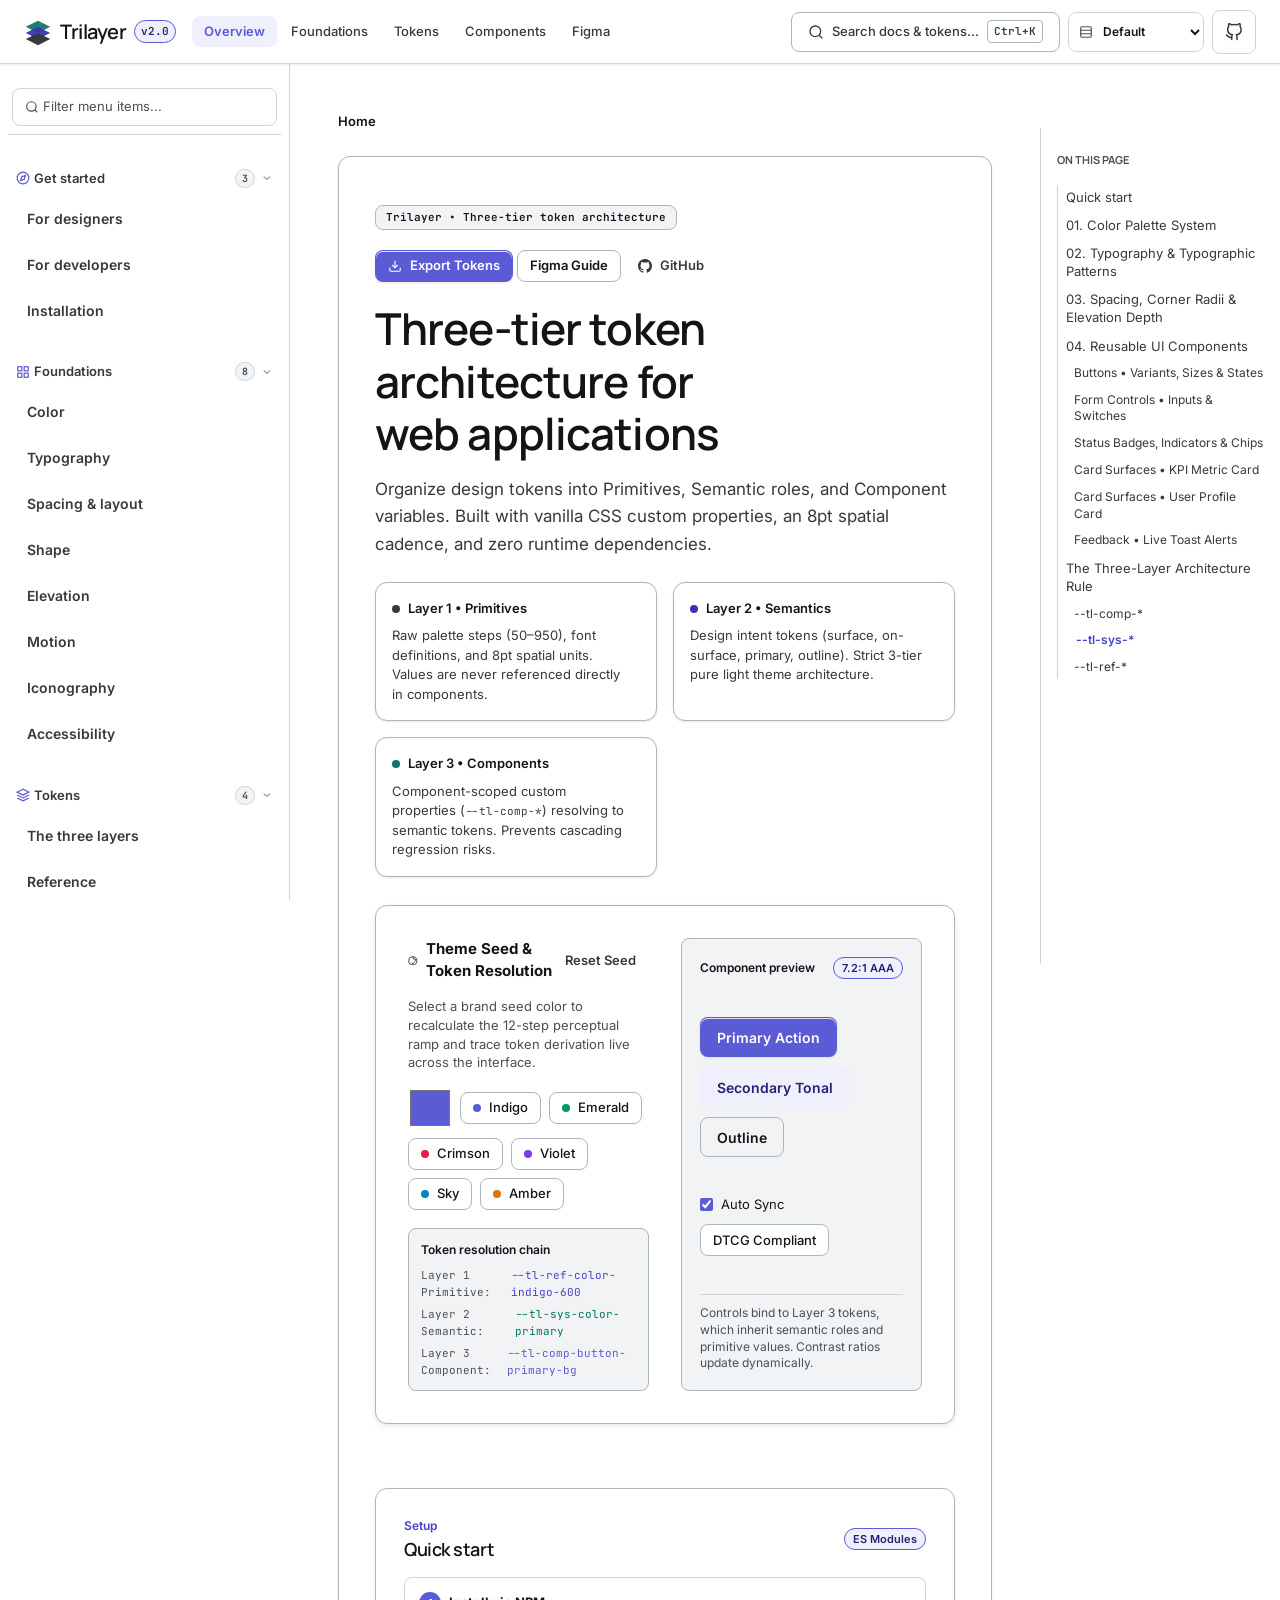
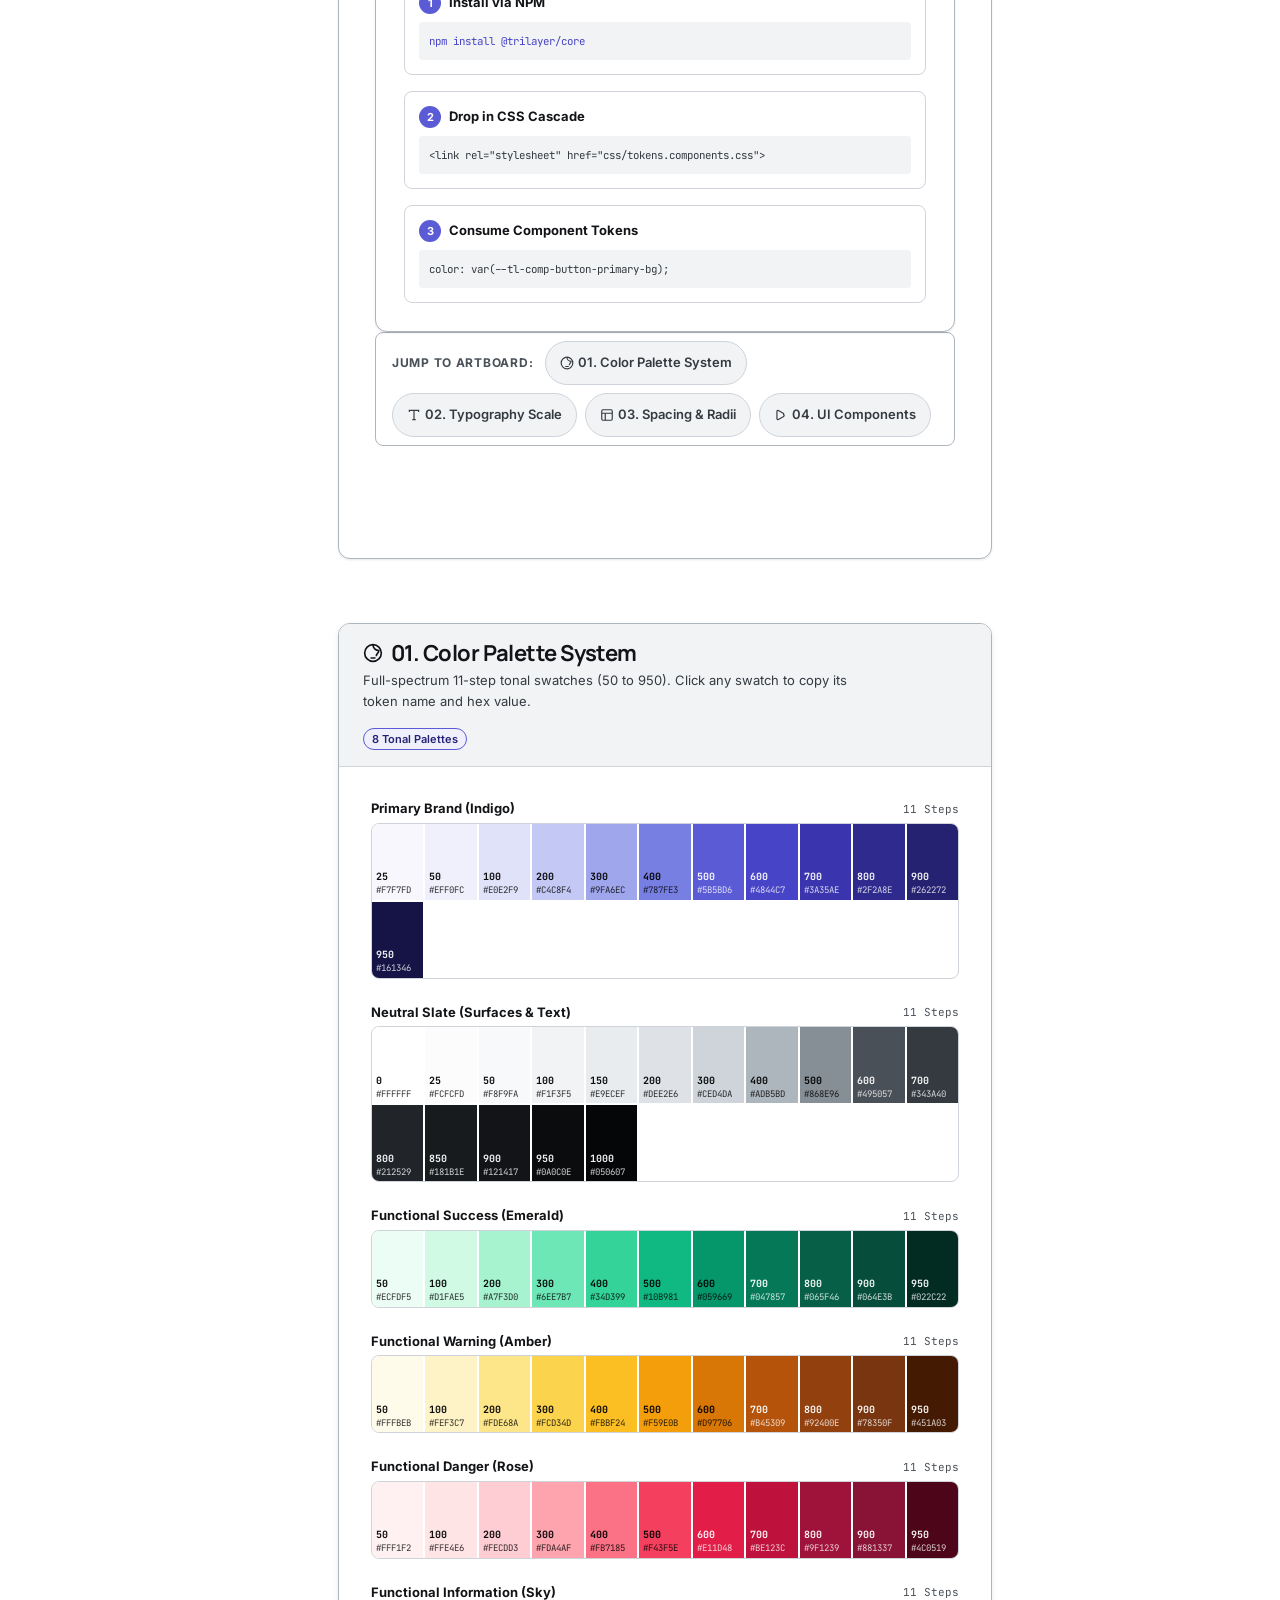
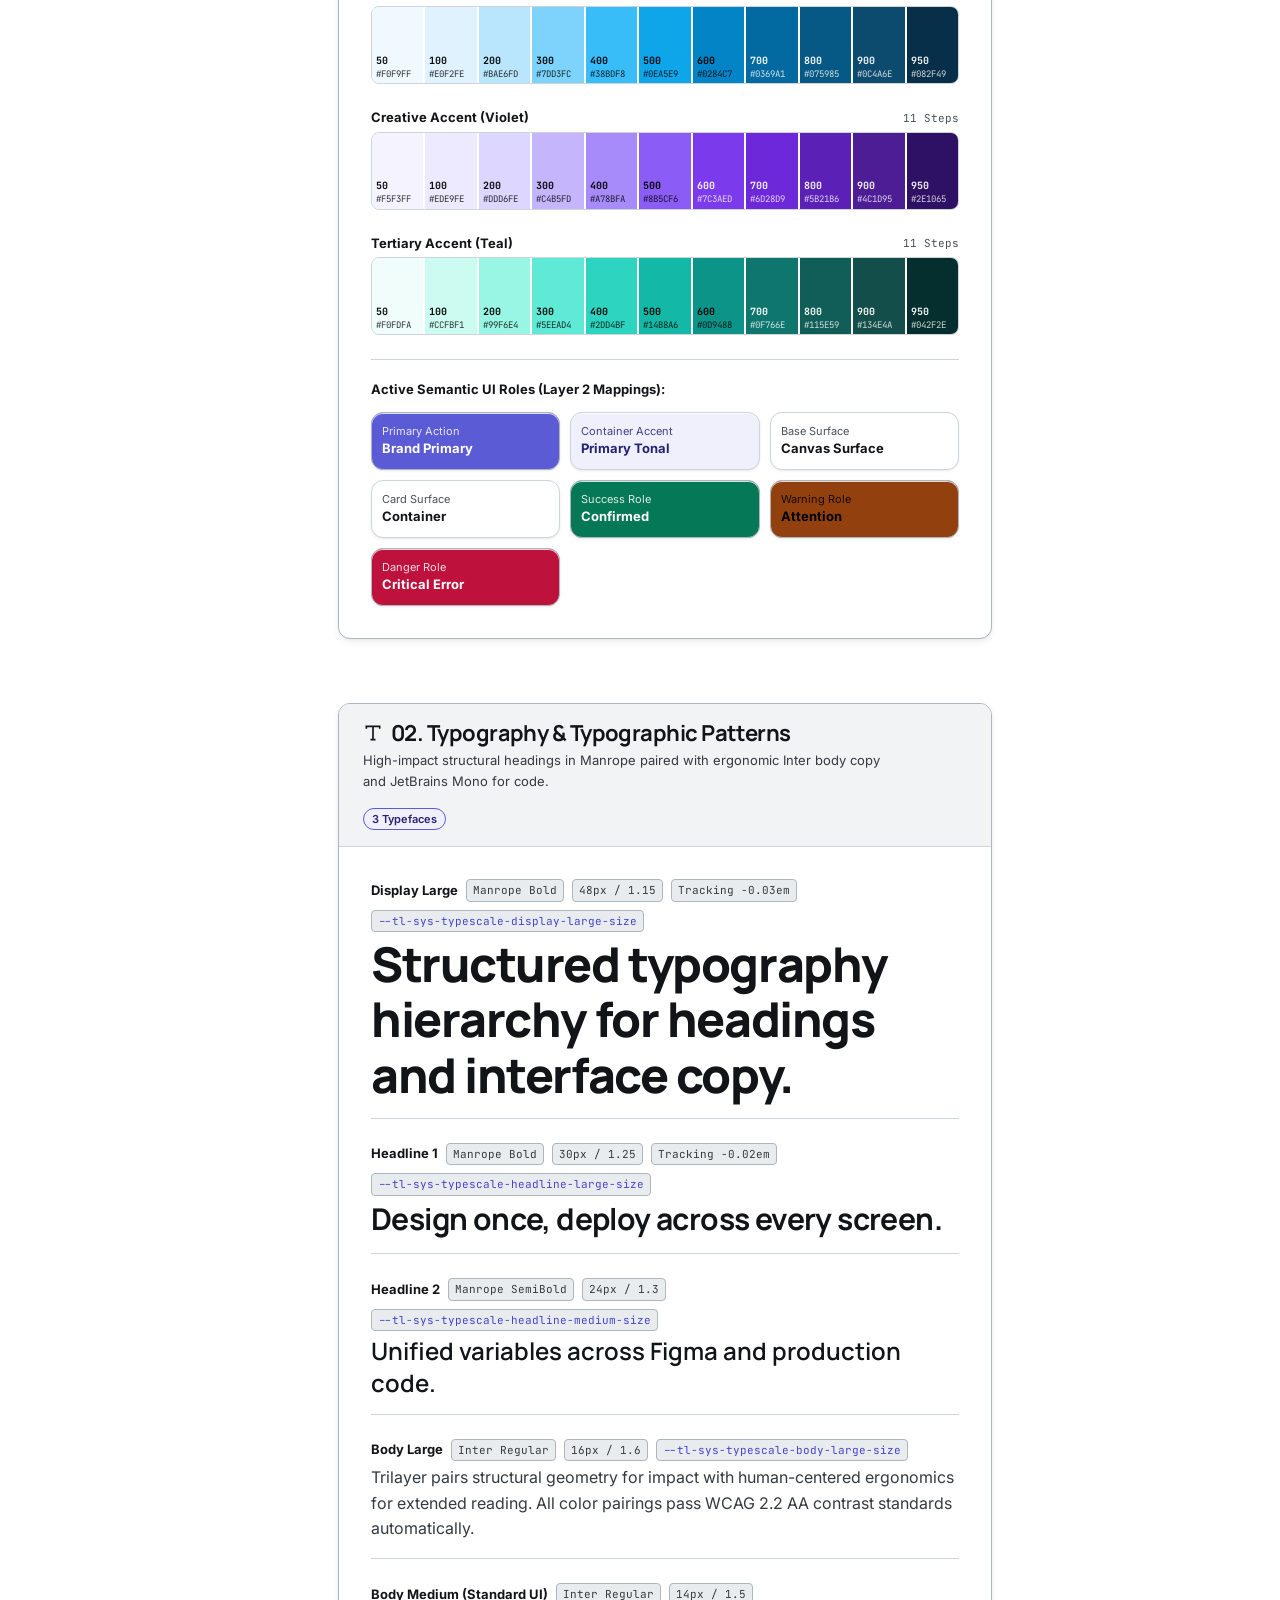
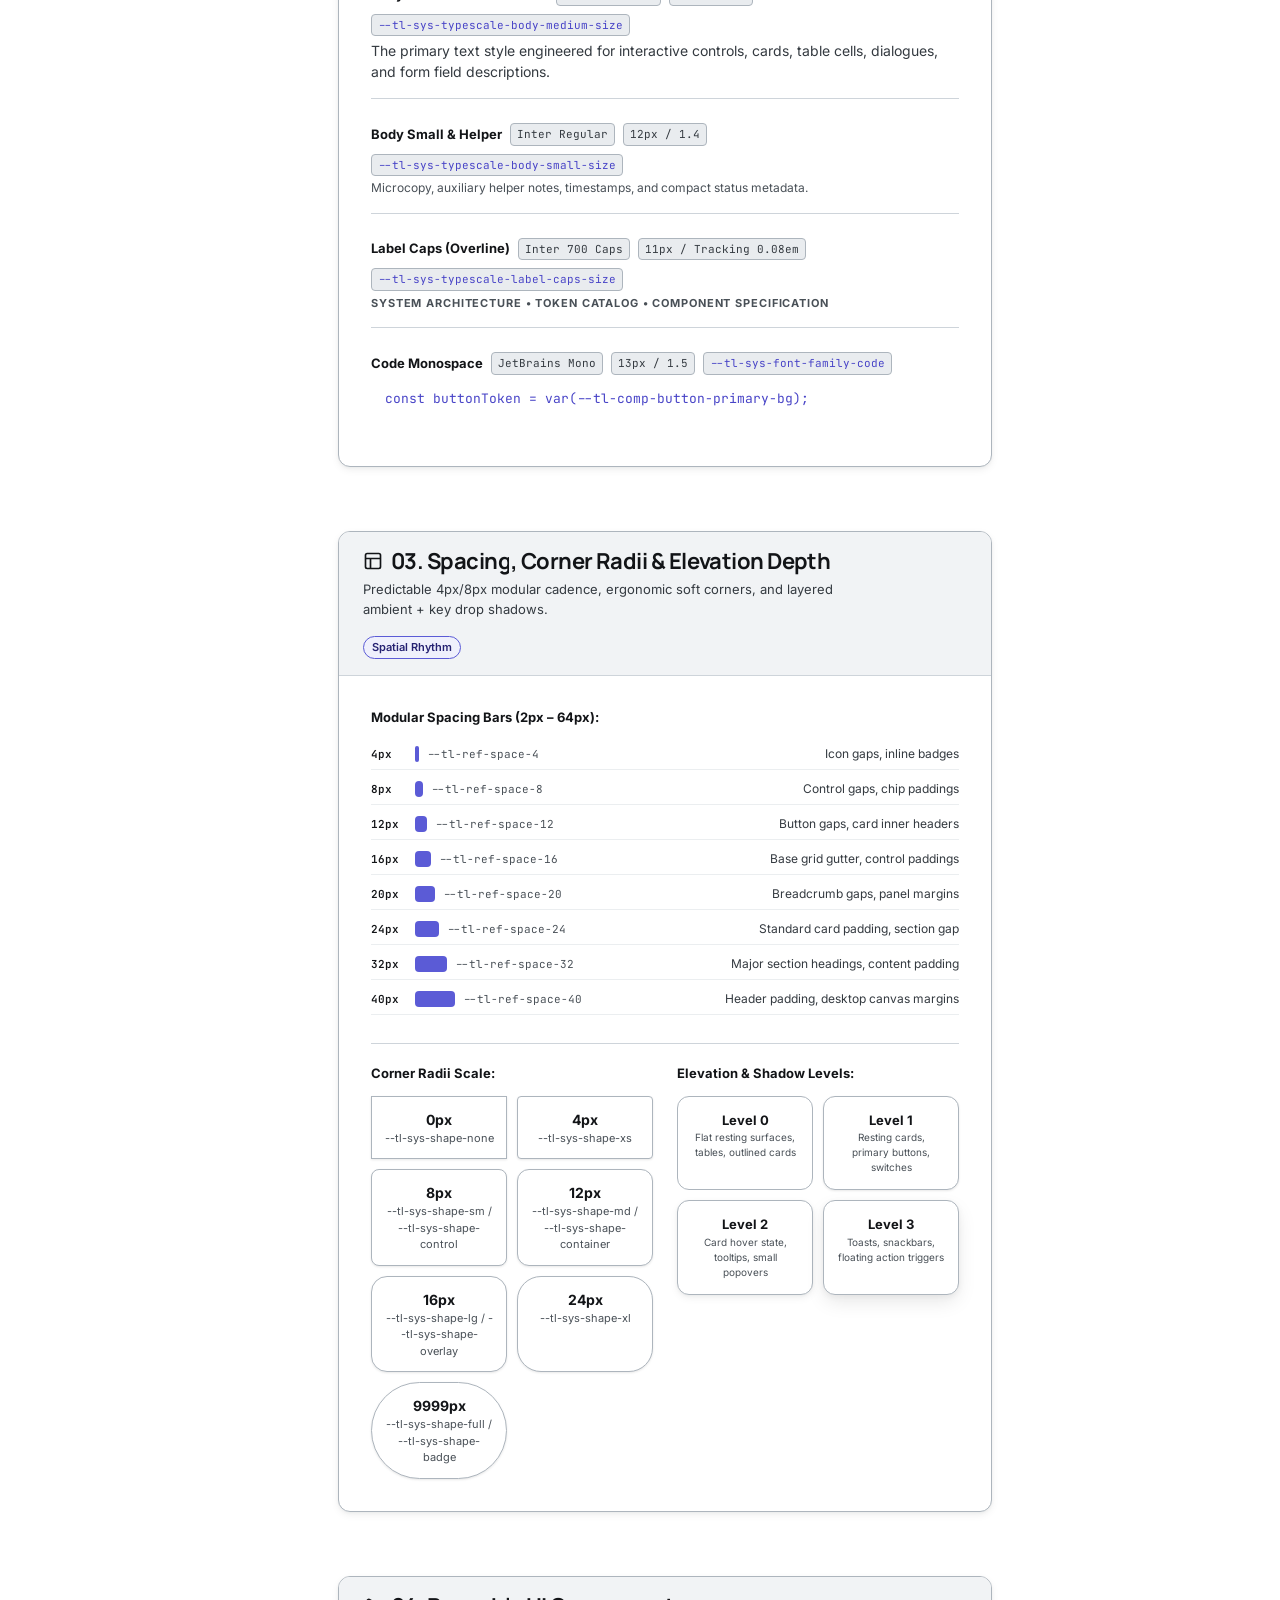
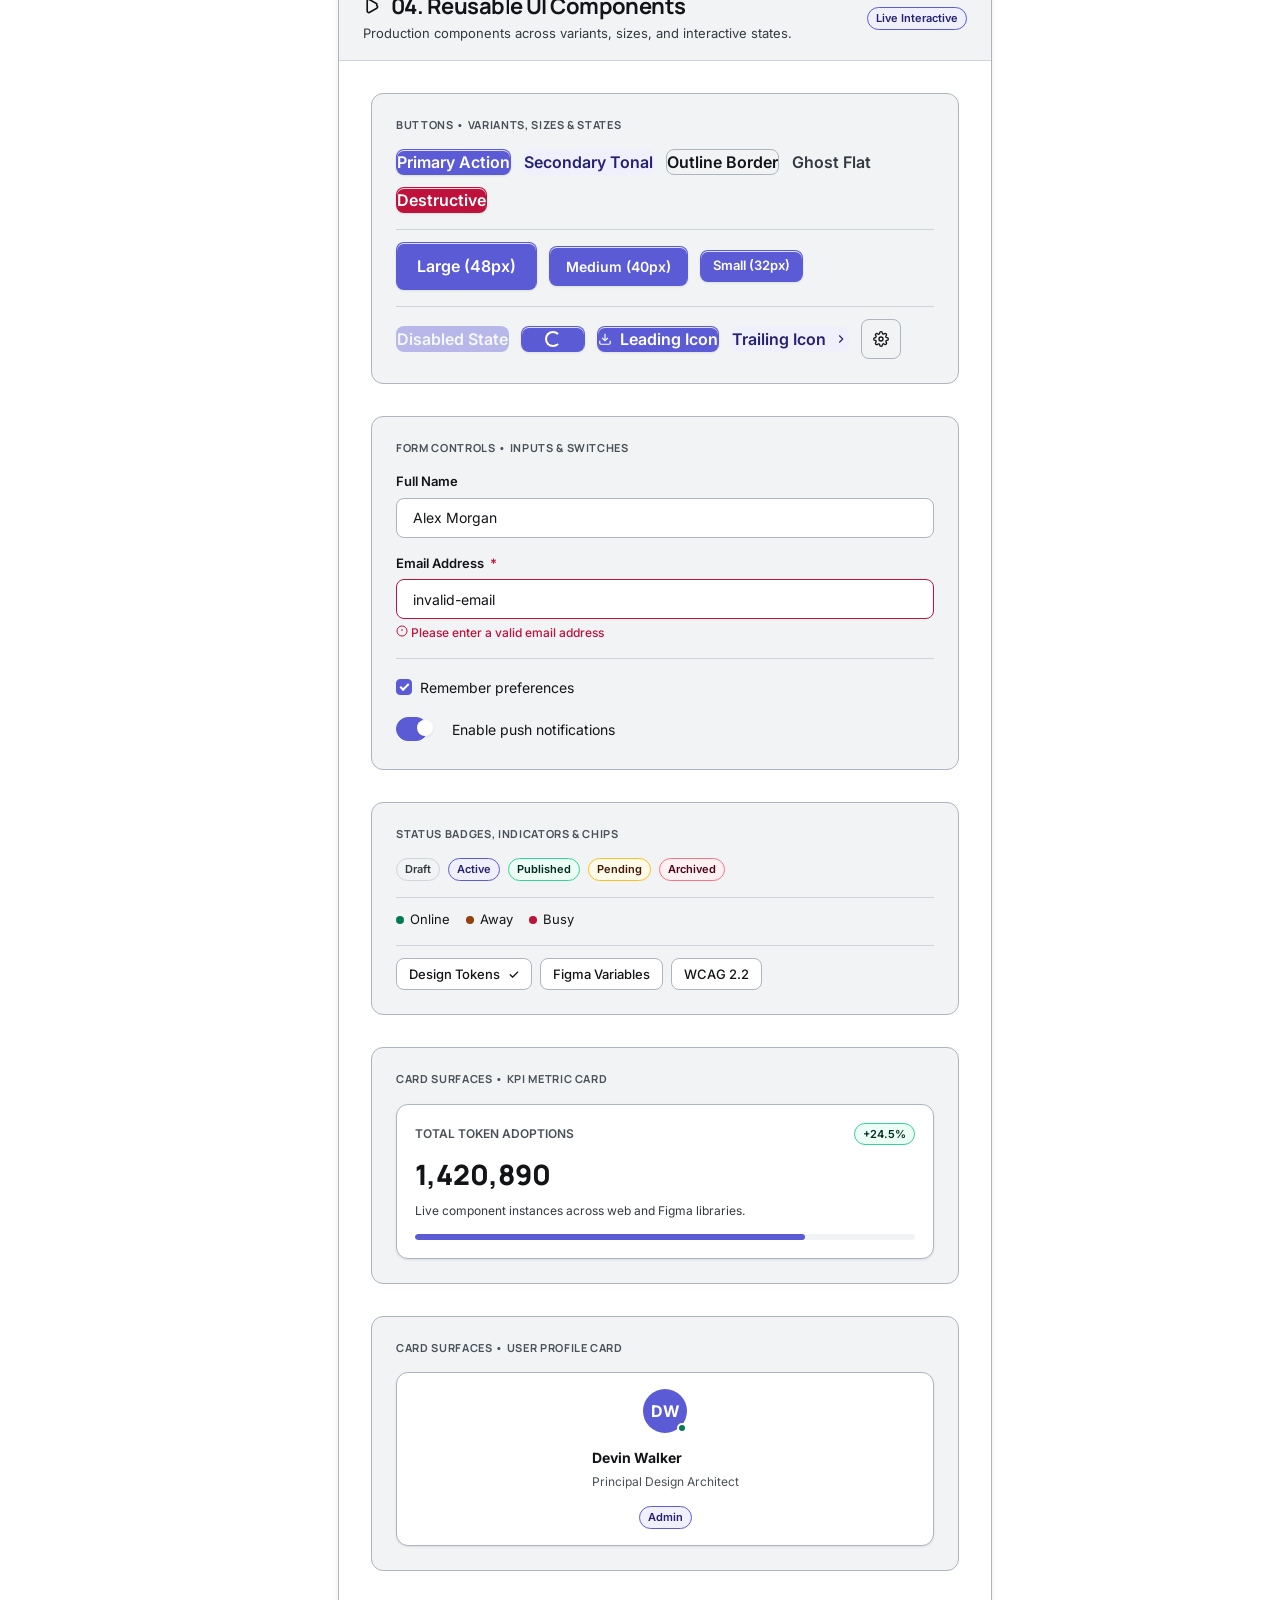
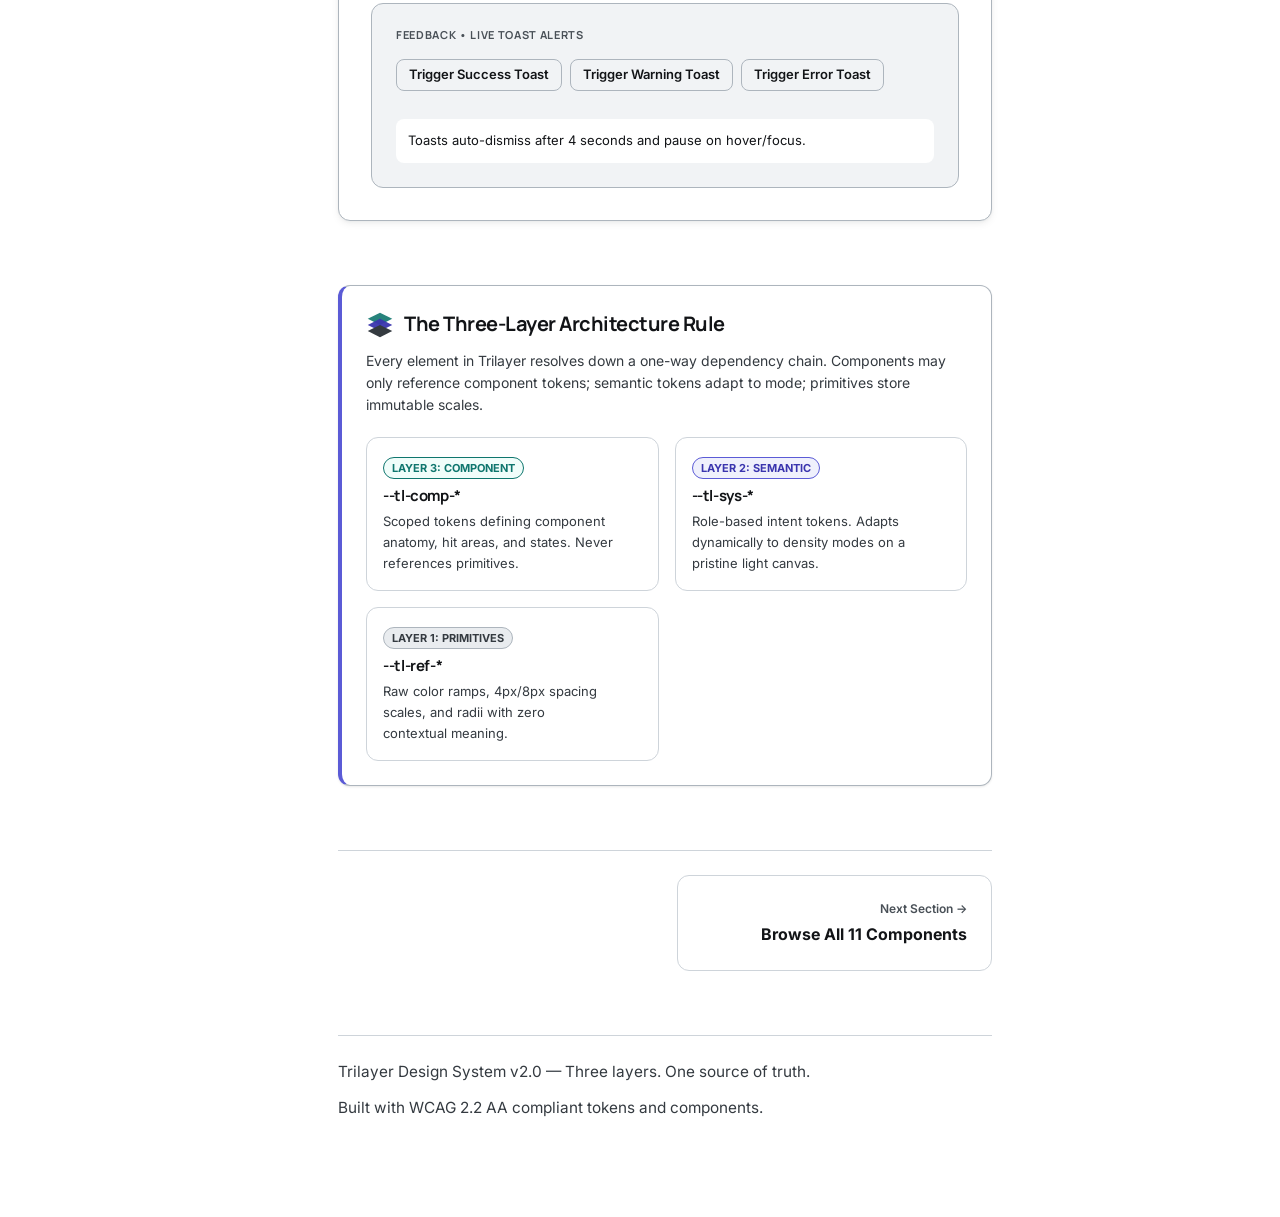
<file: index.html>
<!DOCTYPE html>
<html lang="en" data-theme="light" data-density="default">
<head>
  <meta charset="UTF-8">
  <meta name="viewport" content="width=device-width, initial-scale=1.0">
  <meta name="description" content="Trilayer Design System — Three layers. One source of truth. Production-grade design tokens, adaptive components, and enterprise architecture.">
  <meta name="theme-color" content="#FFFFFF">
  <meta name="color-scheme" content="light">
  <meta property="og:title" content="Trilayer — Three layers. One source of truth.">
  <meta property="og:description" content="Trilayer Design System — Production-grade design tokens, adaptive components, and enterprise architecture.">
  <meta property="og:image" content="assets/og-image.png">
  <meta property="og:type" content="website">
  <title>Trilayer — Three layers. One source of truth.</title>

  <link rel="icon" type="image/png" href="assets/favicon.png">

  <!-- Trilayer 3-Layer Token Cascade -->
  <link rel="stylesheet" href="css/tokens.primitives.css">
  <link rel="stylesheet" href="css/tokens.semantic.css">
  <link rel="stylesheet" href="css/tokens.components.css">
  <link rel="stylesheet" href="css/base.css">
  <link rel="stylesheet" href="css/layout.css">

  <!-- Component Layer Stylesheets -->
  <link rel="stylesheet" href="css/components/button.css">
  <link rel="stylesheet" href="css/components/input.css">
  <link rel="stylesheet" href="css/components/controls.css">
  <link rel="stylesheet" href="css/components/card.css">
  <link rel="stylesheet" href="css/components/badge-chip.css">
  <link rel="stylesheet" href="css/components/dialog.css">
  <link rel="stylesheet" href="css/components/feedback.css">
  <link rel="stylesheet" href="css/components/tabs-divider.css">
  <link rel="stylesheet" href="css/components/avatar.css">
  <link rel="stylesheet" href="css/components/skeleton.css">
  <link rel="stylesheet" href="css/components/callout.css">
  <link rel="stylesheet" href="css/components/spinner.css">

  <!-- Docs Portal Styling: Layer Inspector, Code Blocks, Playgrounds -->
  <link rel="stylesheet" href="css/docs.css">

  <!-- Anti-FOUC Theme & Density Initialization (Pure Light Mode) -->
  <script>
    (function() {
      try {
        document.documentElement.setAttribute("data-theme", "light");
        var savedDensity = localStorage.getItem("trilayer_docs_density") || "default";
        document.documentElement.setAttribute("data-density", savedDensity);
      } catch (e) {}
    })();
  </script>
</head>
<body>
  <!-- 1. Accessible Skip-to-Content Link -->
  <a href="#main-content" class="skip-to-content">Skip to main content</a>

  <div class="tl-app">
    <!-- 2. Sticky App Header -->
    <header class="tl-header" role="banner">
      <div class="tl-header-left">
        <!-- Mobile Drawer Hamburger Toggle -->
        <button id="tl-nav-toggle" class="tl-nav-toggle" aria-label="Toggle navigation drawer" aria-expanded="false" aria-controls="tl-sidebar">
          <svg width="20" height="20" viewBox="0 0 24 24" fill="none" stroke="currentColor" stroke-width="2" stroke-linecap="round" stroke-linejoin="round">
            <line x1="3" y1="12" x2="21" y2="12"></line>
            <line x1="3" y1="6" x2="21" y2="6"></line>
            <line x1="3" y1="18" x2="21" y2="18"></line>
          </svg>
        </button>

        <!-- Brand Home Link with 3-Stacked Planes SVG Motif -->
        <a href="#/" class="tl-brand-link" aria-label="Trilayer Design System Home">
          <svg class="tl-brand-logo-svg" viewBox="0 0 32 32" fill="none" aria-hidden="true">
            <!-- Top plane: Teal (Component Layer) -->
            <path d="M16 3L30 10L16 17L2 10L16 3Z" fill="var(--tl-sys-color-layer-component)" opacity="0.95"/>
            <!-- Middle plane: Indigo (Semantic Layer) -->
            <path d="M16 10L30 17L16 24L2 17L16 10Z" fill="var(--tl-sys-color-layer-semantic)" opacity="0.95"/>
            <!-- Bottom plane: Slate (Primitives Layer) -->
            <path d="M16 17L30 24L16 31L2 24L16 17Z" fill="var(--tl-sys-color-layer-primitives)"/>
          </svg>
          <span class="tl-brand-title">Trilayer</span>
          <span class="tl-brand-version">v2.0</span>
        </a>

        <!-- Desktop Navigation Section Links -->
        <nav class="tl-header-nav" aria-label="Primary sections navigation">
          <a href="#/" class="tl-header-nav-link" id="nav-link-overview">Overview</a>
          <a href="#/foundations/color" class="tl-header-nav-link" id="nav-link-foundations">Foundations</a>
          <a href="#/tokens/layers" class="tl-header-nav-link" id="nav-link-tokens">Tokens</a>
          <a href="#/components/button" class="tl-header-nav-link" id="nav-link-components">Components</a>
          <a href="#/resources/figma" class="tl-header-nav-link" id="nav-link-figma">Figma</a>
        </nav>
      </div>

      <!-- Header Right: Search, Density Selector, GitHub Link -->
      <div class="tl-header-right">
        <!-- Command Palette Search Trigger -->
        <button id="tl-search-trigger" class="tl-search-trigger" aria-label="Search documentation (Press Cmd+K)">
          <svg class="tl-search-icon" width="16" height="16" viewBox="0 0 24 24" fill="none" stroke="currentColor" stroke-width="2" stroke-linecap="round" stroke-linejoin="round" aria-hidden="true">
            <circle cx="11" cy="11" r="8"></circle>
            <line x1="21" y1="21" x2="16.65" y2="16.65"></line>
          </svg>
          <span class="tl-search-placeholder">Search docs &amp; tokens...</span>
          <kbd class="tl-kbd">⌘K</kbd>
        </button>

        <!-- Density Selector with subtle icon badge -->
        <div class="tl-density-wrapper" title="Interface Density">
          <svg class="tl-density-icon" width="14" height="14" viewBox="0 0 24 24" fill="none" stroke="currentColor" stroke-width="2" stroke-linecap="round" stroke-linejoin="round" aria-hidden="true">
            <rect x="3" y="3" width="18" height="18" rx="2" ry="2"/>
            <line x1="3" y1="9" x2="21" y2="9"/>
            <line x1="3" y1="15" x2="21" y2="15"/>
          </svg>
          <select id="tl-density-select" class="tl-density-select" aria-label="Select interface density">
            <option value="compact">Compact</option>
            <option value="default" selected>Default</option>
            <option value="comfortable">Comfortable</option>
          </select>
        </div>

        <!-- GitHub Repository Link -->
        <a href="https://github.com/dt019107/trilayer-design-system" target="_blank" rel="noopener noreferrer" class="tl-header-btn" aria-label="View Trilayer on GitHub" title="GitHub Repository">
          <svg width="18" height="18" viewBox="0 0 24 24" fill="none" stroke="currentColor" stroke-width="2" stroke-linecap="round" stroke-linejoin="round">
            <path d="M9 19c-5 1.5-5-2.5-7-3m14 6v-3.87a3.37 3.37 0 0 0-.94-2.61c3.14-.35 6.44-1.54 6.44-7A5.44 5.44 0 0 0 20 4.77 5.07 5.07 0 0 0 19.91 1S18.73.65 16 2.48a13.38 13.38 0 0 0-7 0C6.27.65 5.09 1 5.09 1A5.07 5.07 0 0 0 5 4.77a5.44 5.44 0 0 0-1.5 3.78c0 5.42 3.3 6.61 6.44 7A3.37 3.37 0 0 0 9 18.13V22"></path>
          </svg>
        </a>
      </div>
    </header>

    <!-- 3. Layout Body: Sidebar + Main Canvas -->
    <div class="tl-body">
      <!-- Mobile Backdrop Scrim -->
      <div id="tl-scrim" class="tl-scrim" aria-hidden="true"></div>

      <!-- Navigation Drawer / Sidebar -->
      <aside id="tl-sidebar" class="tl-sidebar" aria-label="Primary Documentation Navigation">
        <div class="tl-sidebar-header">
          <a href="#/" class="tl-brand-link">
            <svg class="tl-brand-logo-svg" viewBox="0 0 32 32" fill="none" aria-hidden="true">
              <path d="M16 3L30 10L16 17L2 10L16 3Z" fill="var(--tl-sys-color-layer-component)" opacity="0.95"/>
              <path d="M16 10L30 17L16 24L2 17L16 10Z" fill="var(--tl-sys-color-layer-semantic)" opacity="0.95"/>
              <path d="M16 17L30 24L16 31L2 24L16 17Z" fill="var(--tl-sys-color-layer-primitives)"/>
            </svg>
            <span class="tl-brand-title">Trilayer</span>
          </a>
          <button id="tl-sidebar-close" class="tl-header-btn" aria-label="Close navigation drawer">
            <svg width="18" height="18" viewBox="0 0 24 24" fill="none" stroke="currentColor" stroke-width="2">
              <line x1="18" y1="6" x2="6" y2="18"></line>
              <line x1="6" y1="6" x2="18" y2="18"></line>
            </svg>
          </button>
        </div>

        <nav id="tl-sidebar-nav" class="tl-sidebar-content">
          <!-- Dynamically populated from data/navigation.js by NavigationController -->
        </nav>
      </aside>

      <!-- Main Reading Canvas -->
      <main id="main-content" class="tl-main" tabindex="-1">
        <div class="tl-content-container">
          <!-- Accessible Breadcrumbs -->
          <nav aria-label="Breadcrumb">
            <ol id="tl-breadcrumbs" class="tl-breadcrumbs"></ol>
          </nav>

          <!-- Dynamic View Mount Container -->
          <noscript>
            <div style="margin: 32px 0; padding: 24px; border: 1px solid var(--tl-sys-color-outline-variant); border-radius: var(--tl-sys-shape-container); background: var(--tl-sys-color-surface-container);">
              <h2 style="font-size: 20px; margin-bottom: 8px;">JavaScript Required</h2>
              <p style="color: var(--tl-sys-color-on-surface-variant); font-size: 14px;">
                The Trilayer documentation portal requires JavaScript to navigate between routes, inspect dynamic token chains, and run interactive component playgrounds. Please enable JavaScript in your browser to view the documentation.
              </p>
            </div>
          </noscript>
          <article id="tl-view-container"></article>

          <!-- Accessible Site Footer Landmark -->
          <footer class="tl-footer" role="contentinfo" aria-label="Documentation Footer" style="margin-top: 64px; padding-top: 24px; border-top: 1px solid var(--tl-sys-color-outline-variant); color: var(--tl-sys-color-on-surface-variant); font-size: 13px; display: flex; justify-content: space-between; align-items: center; flex-wrap: wrap; gap: 12px;">
            <p>Trilayer Design System v2.0 — Three layers. One source of truth.</p>
            <p>Built with WCAG 2.2 AA compliant tokens and components.</p>
          </footer>
        </div>
      </main>

      <!-- Right-Hand Table of Contents ("On this page") Rail -->
      <aside id="tl-toc" class="tl-toc" aria-label="Table of contents">
        <div class="tl-toc-header">On this page</div>
        <nav id="tl-toc-nav" class="tl-toc-nav">
          <!-- Populated dynamically per route by TableOfContents in js/toc.js -->
        </nav>
      </aside>
    </div>
  </div>

  <!-- Command Palette Modal (Cmd+K / Ctrl+K) -->
  <div id="tl-search-modal" class="tl-command-palette-overlay" role="dialog" aria-modal="true" aria-label="Command Palette" aria-hidden="true">
    <div class="tl-command-palette-modal">
      <div class="tl-command-palette-header">
        <svg width="20" height="20" viewBox="0 0 24 24" fill="none" stroke="currentColor" stroke-width="2"><circle cx="11" cy="11" r="8"/><line x1="21" y1="21" x2="16.65" y2="16.65"/></svg>
        <input type="text" id="tl-search-input" class="tl-command-palette-input" placeholder="Search components, tokens, foundations... (e.g. 'button')">
        <kbd class="tl-kbd">ESC</kbd>
      </div>
      <div id="tl-search-status" class="sr-only" role="status" aria-live="polite"></div>
      <div id="tl-search-results" class="tl-command-palette-results" role="listbox"></div>
      <div class="tl-command-palette-footer">
        <span>Use <kbd class="tl-kbd">&uarr;</kbd> <kbd class="tl-kbd">&darr;</kbd> to navigate</span>
        <span><kbd class="tl-kbd">&crarr;</kbd> to select</span>
        <span><kbd class="tl-kbd">ESC</kbd> to dismiss</span>
      </div>
    </div>
  </div>

  <!-- Global Toast Notification Container -->
  <div id="tl-toast-container" class="tl-toast-container" aria-live="polite"></div>

  <!-- Client-side Application Bootstrap (ES Module) -->
  <script type="module" src="js/main.js"></script>
</body>
</html>
</file>
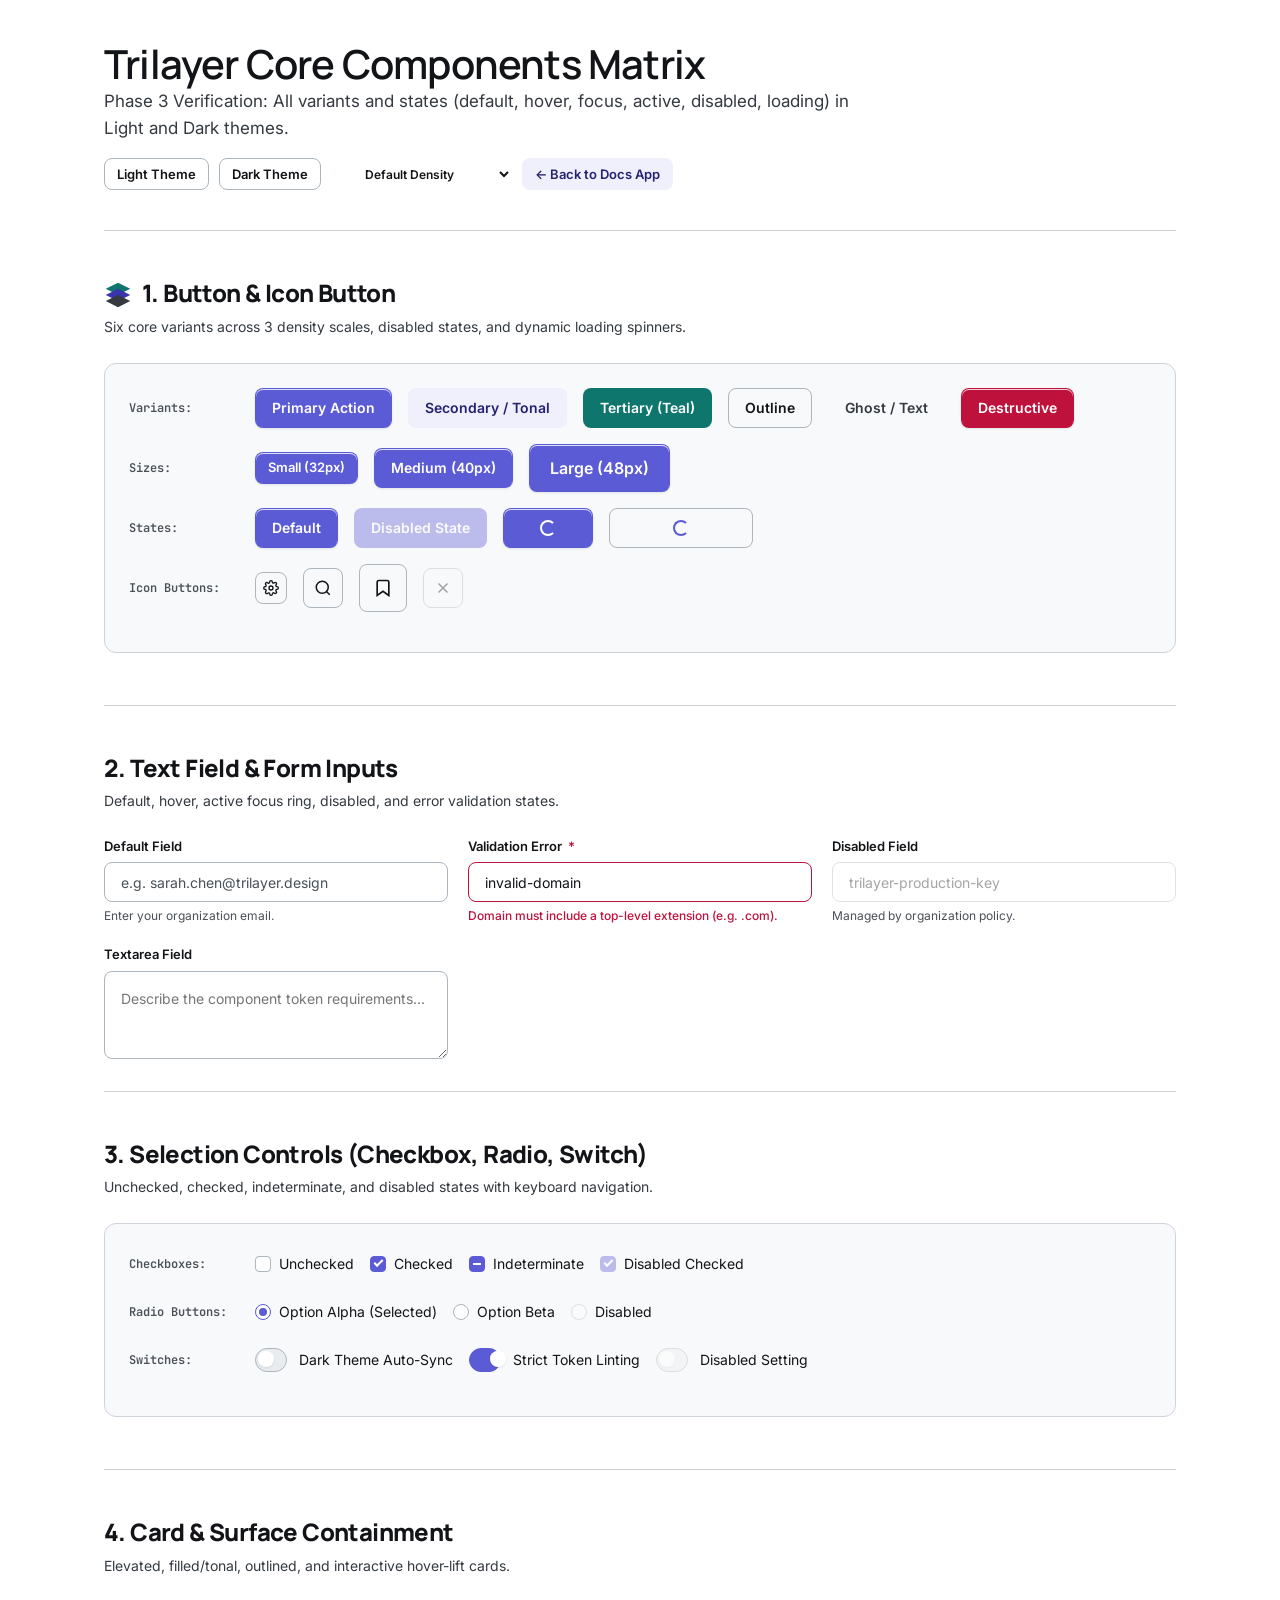
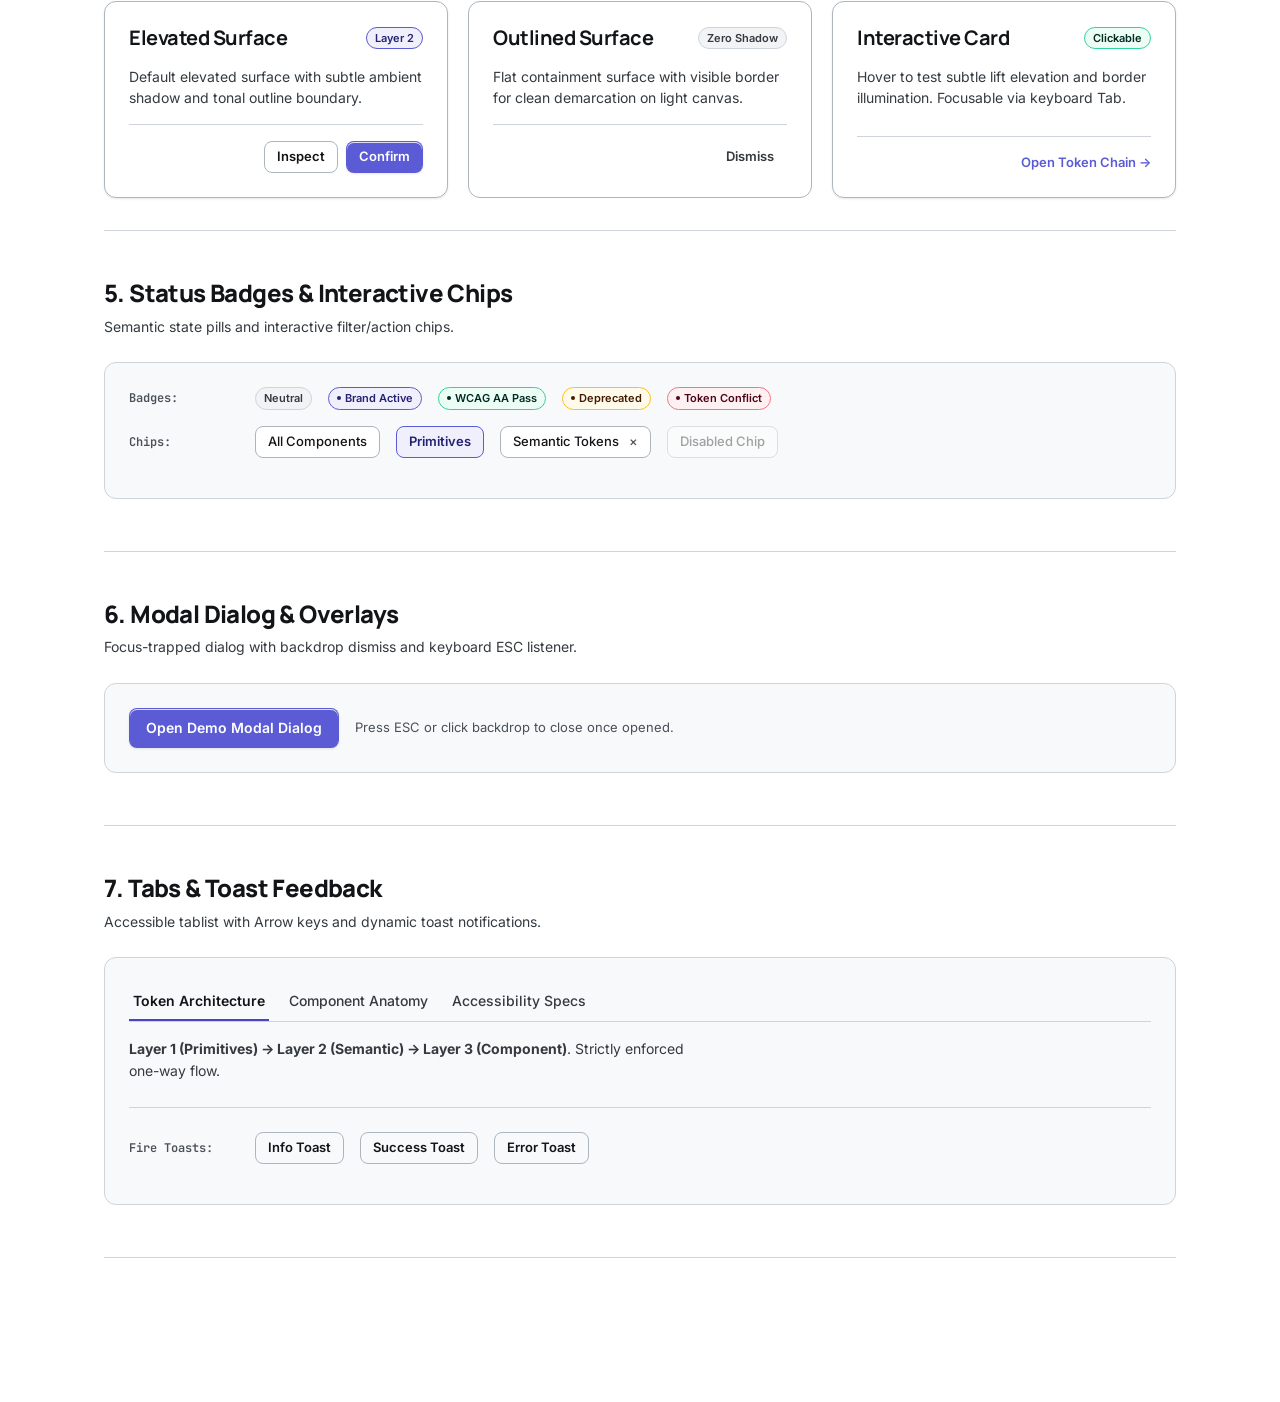
<file: components-test.html>
<!DOCTYPE html>
<html lang="en" data-theme="light" data-density="default">
<head>
  <meta charset="UTF-8">
  <meta name="viewport" content="width=device-width, initial-scale=1.0">
  <title>Trilayer — Core Components Test Matrix (Phase 3)</title>

  <!-- 3-Layer Tokens Cascade -->
  <link rel="stylesheet" href="css/tokens.primitives.css">
  <link rel="stylesheet" href="css/tokens.semantic.css">
  <link rel="stylesheet" href="css/tokens.components.css">
  <link rel="stylesheet" href="css/base.css">
  <link rel="stylesheet" href="css/layout.css">

  <!-- Component Layer Styles -->
  <link rel="stylesheet" href="css/components/button.css">
  <link rel="stylesheet" href="css/components/input.css">
  <link rel="stylesheet" href="css/components/controls.css">
  <link rel="stylesheet" href="css/components/card.css">
  <link rel="stylesheet" href="css/components/badge-chip.css">
  <link rel="stylesheet" href="css/components/dialog.css">
  <link rel="stylesheet" href="css/components/feedback.css">
  <link rel="stylesheet" href="css/components/tabs-divider.css">

  <style>
    .test-page {
      max-width: 1120px;
      margin: 0 auto;
      padding: var(--tl-ref-space-40) var(--tl-ref-space-24) var(--tl-ref-space-96);
    }

    .matrix-section {
      margin-bottom: var(--tl-ref-space-48);
      padding-bottom: var(--tl-ref-space-32);
      border-bottom: 1px solid var(--tl-sys-color-outline-variant);
    }

    .matrix-title {
      font-size: var(--tl-ref-font-size-24);
      font-weight: 800;
      margin-bottom: var(--tl-ref-space-8);
      display: flex;
      align-items: center;
      gap: var(--tl-ref-space-10);
    }

    .matrix-desc {
      font-size: var(--tl-ref-font-size-14);
      color: var(--tl-sys-color-on-surface-variant);
      margin-bottom: var(--tl-ref-space-24);
    }

    .state-row {
      display: flex;
      align-items: center;
      gap: var(--tl-ref-space-16);
      flex-wrap: wrap;
      margin-bottom: var(--tl-ref-space-16);
    }

    .state-label {
      min-width: 110px;
      font-size: var(--tl-ref-font-size-12);
      font-family: var(--tl-sys-font-family-code);
      font-weight: 600;
      color: var(--tl-sys-color-on-surface-muted);
    }

    .component-specimen-box {
      padding: var(--tl-ref-space-24);
      border-radius: var(--tl-sys-shape-container);
      background-color: var(--tl-sys-color-surface-container-low);
      border: 1px solid var(--tl-sys-color-outline-variant);
      margin-bottom: var(--tl-ref-space-20);
    }

    .component-specimen-grid {
      display: grid;
      grid-template-columns: repeat(auto-fit, minmax(280px, 1fr));
      gap: var(--tl-ref-space-20);
    }
  </style>
</head>
<body>
  <a href="#main" class="skip-to-content">Skip to content</a>

  <main id="main" class="test-page">
    <!-- Header with Controls -->
    <header class="tl-page-header">
      <div class="tl-page-title-row">
        <div>
          <h1 class="tl-page-title">Trilayer Core Components Matrix</h1>
          <p class="tl-page-subtitle">
            Phase 3 Verification: All variants and states (default, hover, focus, active, disabled, loading) in Light and Dark themes.
          </p>
        </div>

        <div style="display: flex; gap: 10px; align-items: center; flex-wrap: wrap;">
          <!-- Theme Switcher -->
          <button class="tl-btn tl-btn--outline tl-btn--sm" id="btn-light" onclick="setTheme('light')">Light Theme</button>
          <button class="tl-btn tl-btn--outline tl-btn--sm" id="btn-dark" onclick="setTheme('dark')">Dark Theme</button>

          <!-- Density Switcher -->
          <select id="density-selector" class="tl-density-select" onchange="setDensity(this.value)">
            <option value="compact">Compact Density</option>
            <option value="default" selected>Default Density</option>
            <option value="comfortable">Comfortable Density</option>
          </select>

          <a href="index.html" class="tl-btn tl-btn--secondary tl-btn--sm">&larr; Back to Docs App</a>
        </div>
      </div>
    </header>

    <!-- COMPONENT 1: BUTTON & ICON BUTTON -->
    <section class="matrix-section">
      <h2 class="matrix-title">
        <svg class="tl-brand-logo-svg" viewBox="0 0 32 32" fill="none"><path d="M16 3L30 10L16 17L2 10L16 3Z" fill="var(--tl-sys-color-layer-component)"/><path d="M16 10L30 17L16 24L2 17L16 10Z" fill="var(--tl-sys-color-layer-semantic)"/><path d="M16 17L30 24L16 31L2 24L16 17Z" fill="var(--tl-sys-color-layer-primitives)"/></svg>
        1. Button &amp; Icon Button
      </h2>
      <p class="matrix-desc">Six core variants across 3 density scales, disabled states, and dynamic loading spinners.</p>

      <div class="component-specimen-box">
        <div class="state-row">
          <span class="state-label">Variants:</span>
          <button class="tl-btn tl-btn--primary tl-btn--md">Primary Action</button>
          <button class="tl-btn tl-btn--secondary tl-btn--md">Secondary / Tonal</button>
          <button class="tl-btn tl-btn--tertiary tl-btn--md">Tertiary (Teal)</button>
          <button class="tl-btn tl-btn--outline tl-btn--md">Outline</button>
          <button class="tl-btn tl-btn--ghost tl-btn--md">Ghost / Text</button>
          <button class="tl-btn tl-btn--danger tl-btn--md">Destructive</button>
        </div>

        <div class="state-row">
          <span class="state-label">Sizes:</span>
          <button class="tl-btn tl-btn--primary tl-btn--sm">Small (32px)</button>
          <button class="tl-btn tl-btn--primary tl-btn--md">Medium (40px)</button>
          <button class="tl-btn tl-btn--primary tl-btn--lg">Large (48px)</button>
        </div>

        <div class="state-row">
          <span class="state-label">States:</span>
          <button class="tl-btn tl-btn--primary tl-btn--md">Default</button>
          <button class="tl-btn tl-btn--primary tl-btn--md" disabled>Disabled State</button>
          <button class="tl-btn tl-btn--primary tl-btn--md is-loading">Loading</button>
          <button class="tl-btn tl-btn--outline tl-btn--md is-loading">Loading Outline</button>
        </div>

        <div class="state-row">
          <span class="state-label">Icon Buttons:</span>
          <button class="tl-btn-icon tl-btn-icon--sm" aria-label="Settings">
            <svg width="16" height="16" viewBox="0 0 24 24" fill="none" stroke="currentColor" stroke-width="2"><circle cx="12" cy="12" r="3"/><path d="M19.4 15a1.65 1.65 0 0 0 .33 1.82l.06.06a2 2 0 0 1 0 2.83 2 2 0 0 1-2.83 0l-.06-.06a1.65 1.65 0 0 0-1.82-.33 1.65 1.65 0 0 0-1 1.51V21a2 2 0 0 1-2 2 2 2 0 0 1-2-2v-.09A1.65 1.65 0 0 0 9 19.4a1.65 1.65 0 0 0-1.82.33l-.06.06a2 2 0 0 1-2.83 0 2 2 0 0 1 0-2.83l.06-.06a1.65 1.65 0 0 0 .33-1.82 1.65 1.65 0 0 0-1.51-1H3a2 2 0 0 1-2-2 2 2 0 0 1 2-2h.09A1.65 1.65 0 0 0 4.6 9a1.65 1.65 0 0 0-.33-1.82l-.06-.06a2 2 0 0 1 0-2.83 2 2 0 0 1 2.83 0l.06.06a1.65 1.65 0 0 0 1.82.33H9a1.65 1.65 0 0 0 1-1.51V3a2 2 0 0 1 2-2 2 2 0 0 1 2 2v.09a1.65 1.65 0 0 0 1 1.51 1.65 1.65 0 0 0 1.82-.33l.06-.06a2 2 0 0 1 2.83 0 2 2 0 0 1 0 2.83l-.06.06a1.65 1.65 0 0 0-.33 1.82V9a1.65 1.65 0 0 0 1.51 1H21a2 2 0 0 1 2 2 2 2 0 0 1-2 2h-.09a1.65 1.65 0 0 0-1.51 1z"/></svg>
          </button>
          <button class="tl-btn-icon tl-btn-icon--md" aria-label="Search">
            <svg width="18" height="18" viewBox="0 0 24 24" fill="none" stroke="currentColor" stroke-width="2"><circle cx="11" cy="11" r="8"/><line x1="21" y1="21" x2="16.65" y2="16.65"/></svg>
          </button>
          <button class="tl-btn-icon tl-btn-icon--lg" aria-label="Bookmark">
            <svg width="20" height="20" viewBox="0 0 24 24" fill="none" stroke="currentColor" stroke-width="2"><path d="M19 21l-7-5-7 5V5a2 2 0 0 1 2-2h10a2 2 0 0 1 2 2z"/></svg>
          </button>
          <button class="tl-btn-icon tl-btn-icon--md" disabled aria-label="Disabled">
            <svg width="18" height="18" viewBox="0 0 24 24" fill="none" stroke="currentColor" stroke-width="2"><line x1="18" y1="6" x2="6" y2="18"/><line x1="6" y1="6" x2="18" y2="18"/></svg>
          </button>
        </div>
      </div>
    </section>

    <!-- COMPONENT 2: TEXT FIELD & TEXTAREA -->
    <section class="matrix-section">
      <h2 class="matrix-title">2. Text Field &amp; Form Inputs</h2>
      <p class="matrix-desc">Default, hover, active focus ring, disabled, and error validation states.</p>

      <div class="component-specimen-grid">
        <div class="tl-form-group">
          <label class="tl-label" for="inp-default">Default Field</label>
          <input type="text" id="inp-default" class="tl-input" placeholder="e.g. sarah.chen@trilayer.design">
          <span class="tl-helper-text">Enter your organization email.</span>
        </div>

        <div class="tl-form-group">
          <label class="tl-label" for="inp-error">
            Validation Error <span class="tl-label-required">*</span>
          </label>
          <input type="text" id="inp-error" class="tl-input is-error" value="invalid-domain">
          <span class="tl-helper-text tl-helper-text--error">Domain must include a top-level extension (e.g. .com).</span>
        </div>

        <div class="tl-form-group">
          <label class="tl-label" for="inp-disabled">Disabled Field</label>
          <input type="text" id="inp-disabled" class="tl-input" value="trilayer-production-key" disabled>
          <span class="tl-helper-text">Managed by organization policy.</span>
        </div>

        <div class="tl-form-group">
          <label class="tl-label" for="inp-textarea">Textarea Field</label>
          <textarea id="inp-textarea" class="tl-textarea" placeholder="Describe the component token requirements..."></textarea>
        </div>
      </div>
    </section>

    <!-- COMPONENT 3: SELECTION CONTROLS -->
    <section class="matrix-section">
      <h2 class="matrix-title">3. Selection Controls (Checkbox, Radio, Switch)</h2>
      <p class="matrix-desc">Unchecked, checked, indeterminate, and disabled states with keyboard navigation.</p>

      <div class="component-specimen-box">
        <div class="state-row">
          <span class="state-label">Checkboxes:</span>
          <label class="tl-checkbox-label">
            <input type="checkbox" class="tl-checkbox-input">
            <span>Unchecked</span>
          </label>
          <label class="tl-checkbox-label">
            <input type="checkbox" class="tl-checkbox-input" checked>
            <span>Checked</span>
          </label>
          <label class="tl-checkbox-label">
            <input type="checkbox" class="tl-checkbox-input" id="chk-ind">
            <span>Indeterminate</span>
          </label>
          <label class="tl-checkbox-label">
            <input type="checkbox" class="tl-checkbox-input" checked disabled>
            <span>Disabled Checked</span>
          </label>
        </div>

        <div class="state-row">
          <span class="state-label">Radio Buttons:</span>
          <label class="tl-radio-label">
            <input type="radio" name="demo-radio" class="tl-radio-input" checked>
            <span>Option Alpha (Selected)</span>
          </label>
          <label class="tl-radio-label">
            <input type="radio" name="demo-radio" class="tl-radio-input">
            <span>Option Beta</span>
          </label>
          <label class="tl-radio-label">
            <input type="radio" name="demo-radio-dis" class="tl-radio-input" disabled>
            <span>Disabled</span>
          </label>
        </div>

        <div class="state-row">
          <span class="state-label">Switches:</span>
          <label class="tl-switch-label">
            <input type="checkbox" class="tl-switch-input">
            <span>Dark Theme Auto-Sync</span>
          </label>
          <label class="tl-switch-label">
            <input type="checkbox" class="tl-switch-input" checked>
            <span>Strict Token Linting</span>
          </label>
          <label class="tl-switch-label">
            <input type="checkbox" class="tl-switch-input" disabled>
            <span>Disabled Setting</span>
          </label>
        </div>
      </div>
    </section>

    <!-- COMPONENT 4: CARDS & CONTAINERS -->
    <section class="matrix-section">
      <h2 class="matrix-title">4. Card &amp; Surface Containment</h2>
      <p class="matrix-desc">Elevated, filled/tonal, outlined, and interactive hover-lift cards.</p>

      <div class="component-specimen-grid">
        <div class="tl-card">
          <div class="tl-card-header">
            <h3 class="tl-card-title">Elevated Surface</h3>
            <span class="tl-badge tl-badge--brand">Layer 2</span>
          </div>
          <div class="tl-card-body">
            Default elevated surface with subtle ambient shadow and tonal outline boundary.
          </div>
          <div class="tl-card-footer">
            <button class="tl-btn tl-btn--outline tl-btn--sm">Inspect</button>
            <button class="tl-btn tl-btn--primary tl-btn--sm">Confirm</button>
          </div>
        </div>

        <div class="tl-card tl-card--outlined">
          <div class="tl-card-header">
            <h3 class="tl-card-title">Outlined Surface</h3>
            <span class="tl-badge tl-badge--neutral">Zero Shadow</span>
          </div>
          <div class="tl-card-body">
            Flat containment surface with visible border for clean demarcation on light canvas.
          </div>
          <div class="tl-card-footer">
            <button class="tl-btn tl-btn--ghost tl-btn--sm">Dismiss</button>
          </div>
        </div>

        <div class="tl-card tl-card--interactive" tabindex="0">
          <div class="tl-card-header">
            <h3 class="tl-card-title">Interactive Card</h3>
            <span class="tl-badge tl-badge--success">Clickable</span>
          </div>
          <div class="tl-card-body">
            Hover to test subtle lift elevation and border illumination. Focusable via keyboard Tab.
          </div>
          <div class="tl-card-footer">
            <span style="font-size: 13px; font-weight: 600; color: var(--tl-sys-color-primary);">Open Token Chain &rarr;</span>
          </div>
        </div>
      </div>
    </section>

    <!-- COMPONENT 5: BADGES & CHIPS -->
    <section class="matrix-section">
      <h2 class="matrix-title">5. Status Badges &amp; Interactive Chips</h2>
      <p class="matrix-desc">Semantic state pills and interactive filter/action chips.</p>

      <div class="component-specimen-box">
        <div class="state-row">
          <span class="state-label">Badges:</span>
          <span class="tl-badge tl-badge--neutral">Neutral</span>
          <span class="tl-badge tl-badge--brand"><span class="tl-badge__dot"></span>Brand Active</span>
          <span class="tl-badge tl-badge--success"><span class="tl-badge__dot"></span>WCAG AA Pass</span>
          <span class="tl-badge tl-badge--warning"><span class="tl-badge__dot"></span>Deprecated</span>
          <span class="tl-badge tl-badge--danger"><span class="tl-badge__dot"></span>Token Conflict</span>
        </div>

        <div class="state-row">
          <span class="state-label">Chips:</span>
          <button class="tl-chip">All Components</button>
          <button class="tl-chip is-active" aria-pressed="true">Primitives</button>
          <button class="tl-chip">
            <span>Semantic Tokens</span>
            <span class="tl-chip__close" aria-label="Remove">&times;</span>
          </button>
          <button class="tl-chip" disabled>Disabled Chip</button>
        </div>
      </div>
    </section>

    <!-- COMPONENT 6: DIALOG & OVERLAYS -->
    <section class="matrix-section">
      <h2 class="matrix-title">6. Modal Dialog &amp; Overlays</h2>
      <p class="matrix-desc">Focus-trapped dialog with backdrop dismiss and keyboard ESC listener.</p>

      <div class="component-specimen-box">
        <button class="tl-btn tl-btn--primary tl-btn--md" id="btn-open-dialog">
          Open Demo Modal Dialog
        </button>
        <span style="font-size: 13px; color: var(--tl-sys-color-on-surface-muted); margin-left: 12px;">
          Press ESC or click backdrop to close once opened.
        </span>
      </div>
    </section>

    <!-- COMPONENT 7: TABS & TOAST FEEDBACK -->
    <section class="matrix-section">
      <h2 class="matrix-title">7. Tabs &amp; Toast Feedback</h2>
      <p class="matrix-desc">Accessible tablist with Arrow keys and dynamic toast notifications.</p>

      <div class="component-specimen-box">
        <!-- Tabs Demo -->
        <div id="demo-tabs">
          <div class="tl-tabs-list" role="tablist" aria-label="Demo Tabs">
            <button class="tl-tab-btn is-active" role="tab" aria-selected="true" id="tab-1" aria-controls="panel-1">
              Token Architecture
            </button>
            <button class="tl-tab-btn" role="tab" aria-selected="false" id="tab-2" aria-controls="panel-2" tabindex="-1">
              Component Anatomy
            </button>
            <button class="tl-tab-btn" role="tab" aria-selected="false" id="tab-3" aria-controls="panel-3" tabindex="-1">
              Accessibility Specs
            </button>
          </div>

          <div class="tl-tab-panel is-active" id="panel-1" role="tabpanel" aria-labelledby="tab-1">
            <p style="font-size: 14px;"><strong>Layer 1 (Primitives) &rarr; Layer 2 (Semantic) &rarr; Layer 3 (Component)</strong>. Strictly enforced one-way flow.</p>
          </div>
          <div class="tl-tab-panel" id="panel-2" role="tabpanel" aria-labelledby="tab-2" hidden>
            <p style="font-size: 14px;">Components only bind to <code>--tl-comp-*</code> tokens, making style audits completely deterministic.</p>
          </div>
          <div class="tl-tab-panel" id="panel-3" role="tabpanel" aria-labelledby="tab-3" hidden>
            <p style="font-size: 14px;">Focus rings, ARIA roles, contrast guarantees $\ge$ 4.5:1, and reduced-motion clamping.</p>
          </div>
        </div>

        <hr class="tl-divider">

        <!-- Toast Fire Buttons -->
        <div class="state-row">
          <span class="state-label">Fire Toasts:</span>
          <button class="tl-btn tl-btn--outline tl-btn--sm" onclick="Toast.show({ message: 'Token copied to clipboard: --tl-comp-button-bg', type: 'info' })">
            Info Toast
          </button>
          <button class="tl-btn tl-btn--outline tl-btn--sm" onclick="Toast.show({ message: 'Theme updated to Indigo Velvet (#5B5BD6)', type: 'success' })">
            Success Toast
          </button>
          <button class="tl-btn tl-btn--outline tl-btn--sm" onclick="Toast.show({ message: 'Error: Cannot reference primitive directly in component', type: 'error' })">
            Error Toast
          </button>
        </div>
      </div>
    </section>
  </main>

  <!-- Interactive Modal Dialog Specimen -->
  <div class="tl-dialog-overlay" id="demo-modal" role="dialog" aria-modal="true" aria-labelledby="modal-title" aria-hidden="true">
    <div class="tl-dialog">
      <div class="tl-dialog-header">
        <h3 class="tl-dialog-title" id="modal-title">Revoke API Token</h3>
        <button class="tl-btn-icon tl-btn-icon--sm" data-dialog-close aria-label="Close dialog">
          <svg width="18" height="18" viewBox="0 0 24 24" fill="none" stroke="currentColor" stroke-width="2"><line x1="18" y1="6" x2="6" y2="18"/><line x1="6" y1="6" x2="18" y2="18"/></svg>
        </button>
      </div>
      <div class="tl-dialog-body">
        <p style="margin-bottom: 12px; color: var(--tl-sys-color-on-surface);">
          Are you sure you want to deactivate <strong>figma-sync-token</strong>?
        </p>
        <p style="font-size: 13px; color: var(--tl-sys-color-on-surface-variant); margin: 0;">
          Any automated GitHub Actions or design linting workflows using this credential will fail immediately. This action cannot be undone.
        </p>
      </div>
      <div class="tl-dialog-footer">
        <button class="tl-btn tl-btn--outline tl-btn--sm" data-dialog-close>Cancel</button>
        <button class="tl-btn tl-btn--danger tl-btn--sm" data-dialog-close onclick="Toast.show({ message: 'Token revoked successfully.', type: 'error' })">
          Revoke Token
        </button>
      </div>
    </div>
  </div>

  <!-- Toast Container -->
  <div id="tl-toast-container" class="tl-toast-container" aria-live="polite"></div>

  <!-- Scripts -->
  <script type="module">
    import { Dialog } from "./js/components/dialog.js";
    import { Tabs } from "./js/components/tabs.js";
    import { Toast } from "./js/components/feedback.js";

    window.Toast = Toast;

    // Set indeterminate state on specimen checkbox
    const ind = document.getElementById("chk-ind");
    if (ind) ind.indeterminate = true;

    // Init Dialog
    const dialog = new Dialog("demo-modal");
    const openBtn = document.getElementById("btn-open-dialog");
    if (openBtn) {
      openBtn.addEventListener("click", () => dialog.open(openBtn));
    }

    // Init Tabs
    new Tabs("#demo-tabs");

    // Interactive Theme & Density Toggles
    window.setTheme = function(theme) {
      document.documentElement.setAttribute("data-theme", theme);
    };

    window.setDensity = function(density) {
      document.documentElement.setAttribute("data-density", density);
    };
  </script>
</body>
</html>
</file>
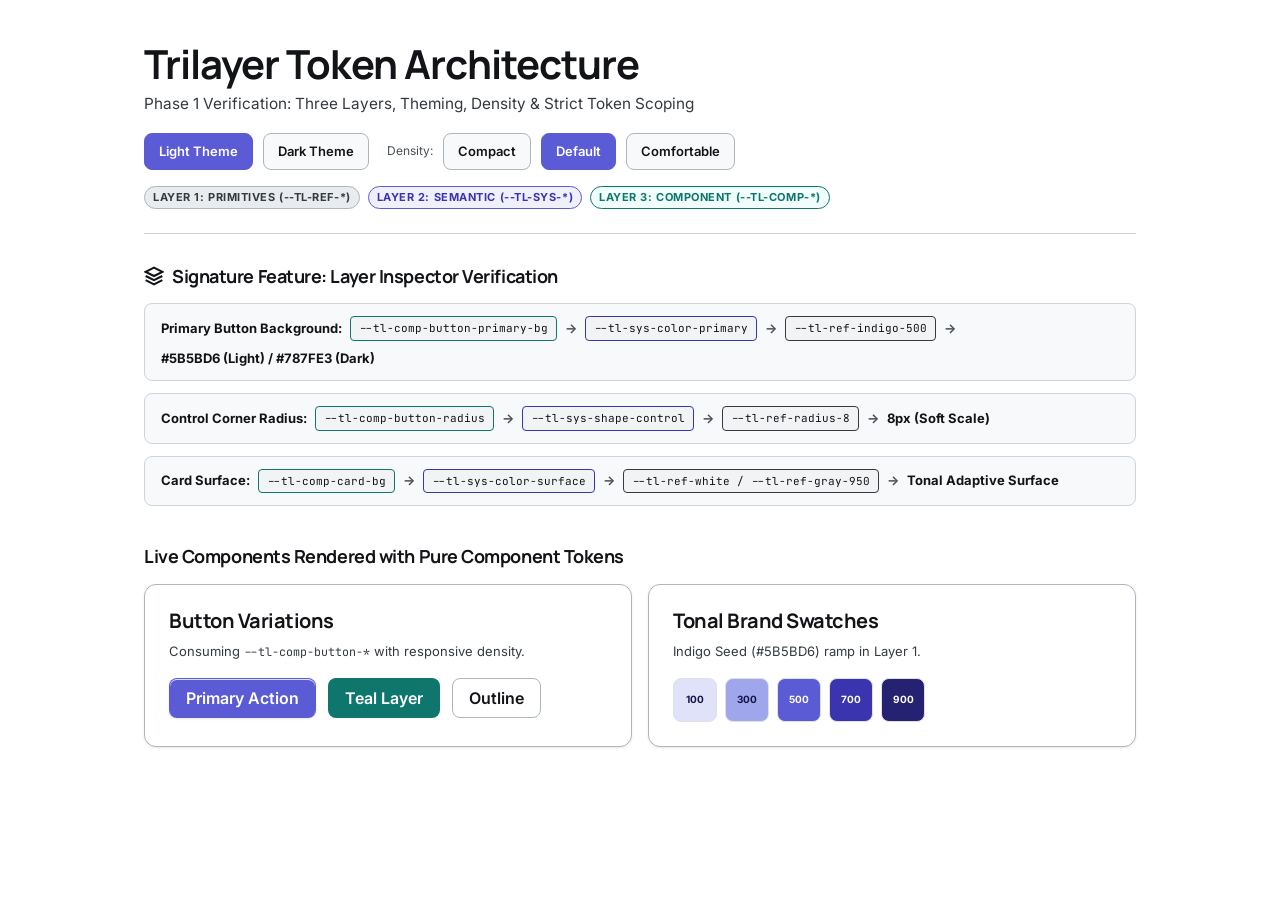
<file: phase1-tokens-test.html>
<!DOCTYPE html>
<html lang="en" data-theme="light" data-density="default">
<head>
  <meta charset="UTF-8">
  <meta name="viewport" content="width=device-width, initial-scale=1.0">
  <title>Trilayer — Phase 1 Tokens &amp; Base Verification</title>
  
  <!-- The Three Token Layers in Exact Architectural Hierarchy -->
  <link rel="stylesheet" href="css/tokens.primitives.css">
  <link rel="stylesheet" href="css/tokens.semantic.css">
  <link rel="stylesheet" href="css/tokens.components.css">
  <link rel="stylesheet" href="css/base.css">

  <style>
    .test-container {
      max-width: 1040px;
      margin: 0 auto;
      padding: 40px 24px;
    }

    .test-header {
      margin-bottom: 32px;
      padding-bottom: 24px;
      border-bottom: 1px solid var(--tl-sys-color-outline-variant);
    }

    .test-title-row {
      display: flex;
      align-items: center;
      justify-content: space-between;
      flex-wrap: wrap;
      gap: 16px;
      margin-bottom: 12px;
    }

    .test-controls {
      display: flex;
      gap: 10px;
      align-items: center;
      flex-wrap: wrap;
    }

    .test-btn {
      padding: 8px 14px;
      font-size: 13px;
      font-weight: 600;
      border-radius: var(--tl-sys-shape-control);
      border: 1px solid var(--tl-sys-color-outline);
      background: var(--tl-sys-color-surface-container-low);
      color: var(--tl-sys-color-on-surface);
      cursor: pointer;
      transition: all 120ms ease;
    }

    .test-btn:hover {
      background: var(--tl-sys-color-surface-container-high);
      border-color: var(--tl-sys-color-primary);
    }

    .test-btn.is-active {
      background: var(--tl-sys-color-primary);
      color: var(--tl-sys-color-on-primary);
      border-color: var(--tl-sys-color-primary);
    }

    .test-section {
      margin-bottom: 40px;
    }

    .test-section-title {
      font-size: 18px;
      font-weight: 700;
      margin-bottom: 16px;
      display: flex;
      align-items: center;
      gap: 8px;
    }

    .layer-badge {
      display: inline-flex;
      align-items: center;
      padding: 2px 8px;
      border-radius: var(--tl-sys-shape-badge);
      font-size: 11px;
      font-weight: 700;
      text-transform: uppercase;
      letter-spacing: 0.05em;
    }

    .layer-badge--prim {
      background: var(--tl-sys-color-surface-container-highest);
      color: var(--tl-sys-color-layer-primitives);
      border: 1px solid var(--tl-sys-color-outline);
    }

    .layer-badge--sem {
      background: var(--tl-sys-color-primary-container);
      color: var(--tl-sys-color-layer-semantic);
      border: 1px solid var(--tl-sys-color-primary);
    }

    .layer-badge--comp {
      background: var(--tl-sys-color-tertiary-container);
      color: var(--tl-sys-color-layer-component);
      border: 1px solid var(--tl-sys-color-tertiary);
    }

    /* Verification Cards Grid */
    .grid {
      display: grid;
      grid-template-columns: repeat(auto-fit, minmax(300px, 1fr));
      gap: 16px;
    }

    .card {
      background: var(--tl-comp-card-bg);
      border: 1px solid var(--tl-comp-card-border);
      border-radius: var(--tl-comp-card-radius);
      padding: 24px;
      box-shadow: var(--tl-comp-card-shadow);
      transition: box-shadow 160ms ease;
    }

    .card:hover {
      box-shadow: var(--tl-comp-card-shadow-hover);
    }

    /* Token Chain Visualizer */
    .token-chain-list {
      display: flex;
      flex-direction: column;
      gap: 12px;
    }

    .token-chain-item {
      display: flex;
      align-items: center;
      gap: 8px;
      flex-wrap: wrap;
      padding: 12px 16px;
      background: var(--tl-sys-color-surface-container-low);
      border: 1px solid var(--tl-sys-color-outline-variant);
      border-radius: var(--tl-sys-shape-control);
      font-size: 13px;
    }

    .token-pill {
      font-family: var(--tl-sys-font-family-code);
      font-size: 11px;
      padding: 3px 8px;
      border-radius: 4px;
      background: var(--tl-sys-color-surface-container-high);
      border: 1px solid var(--tl-sys-color-outline);
      color: var(--tl-sys-color-on-surface);
    }

    .arrow {
      color: var(--tl-sys-color-on-surface-muted);
      font-weight: 700;
    }

    /* Specimen Previews */
    .swatch-group {
      display: flex;
      gap: 8px;
      flex-wrap: wrap;
      margin-top: 12px;
    }

    .swatch {
      width: 44px;
      height: 44px;
      border-radius: var(--tl-sys-shape-control);
      border: 1px solid var(--tl-sys-color-outline-subtle);
      display: flex;
      align-items: center;
      justify-content: center;
      font-size: 10px;
      font-weight: 700;
      color: #fff;
    }

    /* Buttons consuming strictly Component Tokens */
    .sample-btn-primary {
      height: var(--tl-comp-button-height-md);
      padding: 0 var(--tl-comp-button-padding-x-md);
      border-radius: var(--tl-comp-button-radius);
      background: var(--tl-comp-button-primary-bg);
      color: var(--tl-comp-button-primary-text);
      border: 1px solid var(--tl-comp-button-primary-border);
      font-weight: 600;
      cursor: pointer;
      display: inline-flex;
      align-items: center;
      gap: var(--tl-comp-button-gap);
      box-shadow: var(--tl-comp-button-primary-shadow);
      transition: background var(--tl-comp-button-transition);
    }

    .sample-btn-primary:hover {
      background: var(--tl-comp-button-primary-hover-bg);
    }

    .sample-btn-tertiary {
      height: var(--tl-comp-button-height-md);
      padding: 0 var(--tl-comp-button-padding-x-md);
      border-radius: var(--tl-comp-button-radius);
      background: var(--tl-comp-button-tertiary-bg);
      color: var(--tl-comp-button-tertiary-text);
      border: 1px solid var(--tl-comp-button-tertiary-border);
      font-weight: 600;
      cursor: pointer;
    }

    .sample-btn-outline {
      height: var(--tl-comp-button-height-md);
      padding: 0 var(--tl-comp-button-padding-x-md);
      border-radius: var(--tl-comp-button-radius);
      background: var(--tl-comp-button-outline-bg);
      color: var(--tl-comp-button-outline-text);
      border: 1px solid var(--tl-comp-button-outline-border);
      font-weight: 600;
      cursor: pointer;
    }
  </style>
</head>
<body>
  <a href="#main" class="skip-to-content">Skip to content</a>

  <main id="main" class="test-container">
    <header class="test-header">
      <div class="test-title-row">
        <div>
          <h1>Trilayer Token Architecture</h1>
          <p style="margin-top: 4px;">Phase 1 Verification: Three Layers, Theming, Density &amp; Strict Token Scoping</p>
        </div>
        <div class="test-controls">
          <!-- Theme Switcher -->
          <button class="test-btn is-active" id="btn-theme-light" onclick="setTheme('light')">Light Theme</button>
          <button class="test-btn" id="btn-theme-dark" onclick="setTheme('dark')">Dark Theme</button>
          
          <!-- Density Switcher -->
          <span style="font-size: 12px; color: var(--tl-sys-color-on-surface-muted); margin-left: 8px;">Density:</span>
          <button class="test-btn" onclick="setDensity('compact')">Compact</button>
          <button class="test-btn is-active" id="btn-density-default" onclick="setDensity('default')">Default</button>
          <button class="test-btn" onclick="setDensity('comfortable')">Comfortable</button>
        </div>
      </div>
      <div style="display: flex; gap: 8px; margin-top: 16px;">
        <span class="layer-badge layer-badge--prim">Layer 1: Primitives (--tl-ref-*)</span>
        <span class="layer-badge layer-badge--sem">Layer 2: Semantic (--tl-sys-*)</span>
        <span class="layer-badge layer-badge--comp">Layer 3: Component (--tl-comp-*)</span>
      </div>
    </header>

    <!-- Section 1: The Layer Inspector Chain -->
    <section class="test-section">
      <h2 class="test-section-title">
        <svg width="20" height="20" viewBox="0 0 24 24" fill="none" stroke="currentColor" stroke-width="2.5"><polygon points="12 2 2 7 12 12 22 7 12 2"/><polyline points="2 17 12 22 22 17"/><polyline points="2 12 12 17 22 12"/></svg>
        Signature Feature: Layer Inspector Verification
      </h2>
      <div class="token-chain-list">
        <div class="token-chain-item">
          <strong>Primary Button Background:</strong>
          <span class="token-pill" style="border-color: var(--tl-sys-color-layer-component);">--tl-comp-button-primary-bg</span>
          <span class="arrow">&rarr;</span>
          <span class="token-pill" style="border-color: var(--tl-sys-color-layer-semantic);">--tl-sys-color-primary</span>
          <span class="arrow">&rarr;</span>
          <span class="token-pill" style="border-color: var(--tl-sys-color-layer-primitives);">--tl-ref-indigo-500</span>
          <span class="arrow">&rarr;</span>
          <strong id="val-btn-bg">#5B5BD6 (Light) / #787FE3 (Dark)</strong>
        </div>

        <div class="token-chain-item">
          <strong>Control Corner Radius:</strong>
          <span class="token-pill" style="border-color: var(--tl-sys-color-layer-component);">--tl-comp-button-radius</span>
          <span class="arrow">&rarr;</span>
          <span class="token-pill" style="border-color: var(--tl-sys-color-layer-semantic);">--tl-sys-shape-control</span>
          <span class="arrow">&rarr;</span>
          <span class="token-pill" style="border-color: var(--tl-sys-color-layer-primitives);">--tl-ref-radius-8</span>
          <span class="arrow">&rarr;</span>
          <strong>8px (Soft Scale)</strong>
        </div>

        <div class="token-chain-item">
          <strong>Card Surface:</strong>
          <span class="token-pill" style="border-color: var(--tl-sys-color-layer-component);">--tl-comp-card-bg</span>
          <span class="arrow">&rarr;</span>
          <span class="token-pill" style="border-color: var(--tl-sys-color-layer-semantic);">--tl-sys-color-surface</span>
          <span class="arrow">&rarr;</span>
          <span class="token-pill" style="border-color: var(--tl-sys-color-layer-primitives);">--tl-ref-white / --tl-ref-gray-950</span>
          <span class="arrow">&rarr;</span>
          <strong>Tonal Adaptive Surface</strong>
        </div>
      </div>
    </section>

    <!-- Section 2: Live Rendered Elements Consuming Component Tokens -->
    <section class="test-section">
      <h2 class="test-section-title">Live Components Rendered with Pure Component Tokens</h2>
      <div class="grid">
        <div class="card">
          <h3 style="margin-bottom: 8px;">Button Variations</h3>
          <p style="font-size: 13px; margin-bottom: 16px;">Consuming <code>--tl-comp-button-*</code> with responsive density.</p>
          <div style="display: flex; gap: 12px; flex-wrap: wrap; align-items: center;">
            <button class="sample-btn-primary">Primary Action</button>
            <button class="sample-btn-tertiary">Teal Layer</button>
            <button class="sample-btn-outline">Outline</button>
          </div>
        </div>

        <div class="card">
          <h3 style="margin-bottom: 8px;">Tonal Brand Swatches</h3>
          <p style="font-size: 13px; margin-bottom: 16px;">Indigo Seed (#5B5BD6) ramp in Layer 1.</p>
          <div class="swatch-group">
            <div class="swatch" style="background: var(--tl-ref-indigo-100); color: #161346;">100</div>
            <div class="swatch" style="background: var(--tl-ref-indigo-300); color: #161346;">300</div>
            <div class="swatch" style="background: var(--tl-ref-indigo-500); color: #ffffff;">500</div>
            <div class="swatch" style="background: var(--tl-ref-indigo-700); color: #ffffff;">700</div>
            <div class="swatch" style="background: var(--tl-ref-indigo-900); color: #ffffff;">900</div>
          </div>
        </div>
      </div>
    </section>
  </main>

  <script>
    function setTheme(theme) {
      document.documentElement.setAttribute('data-theme', theme);
      document.querySelectorAll('[id^="btn-theme-"]').forEach(btn => btn.classList.remove('is-active'));
      const activeBtn = document.getElementById('btn-theme-' + theme);
      if (activeBtn) activeBtn.classList.add('is-active');
    }

    function setDensity(density) {
      document.documentElement.setAttribute('data-density', density);
      document.querySelectorAll('.test-controls button').forEach(btn => {
        if (['Compact', 'Default', 'Comfortable'].includes(btn.textContent)) {
          btn.classList.toggle('is-active', btn.textContent.toLowerCase() === density);
        }
      });
    }
  </script>
</body>
</html>
</file>
<file: css/tokens.primitives.css>
/**
 * TRILAYER DESIGN SYSTEM — LAYER 1: PRIMITIVES
 * Raw values with NO semantic meaning or component context.
 * Strict naming convention: --tl-ref-*
 * 
 * Accents:
 * - Primitives layer accent: Neutral/Slate
 * - Semantic layer accent: Indigo (#5B5BD6)
 * - Component layer accent: Teal (#0EA5E9 / #14B8A6)
 */

:root {
  /* ==========================================================================
     COLOR RAMPS: BRAND SEED (INDIGO #5B5BD6)
     ========================================================================== */
  --tl-ref-indigo-25:  #F7F7FD;
  --tl-ref-indigo-50:  #EFF0FC;
  --tl-ref-indigo-100: #E0E2F9;
  --tl-ref-indigo-200: #C4C8F4;
  --tl-ref-indigo-300: #9FA6EC;
  --tl-ref-indigo-400: #787FE3;
  --tl-ref-indigo-500: #5B5BD6; /* Brand Seed */
  --tl-ref-indigo-600: #4844C7;
  --tl-ref-indigo-700: #3A35AE;
  --tl-ref-indigo-800: #2F2A8E;
  --tl-ref-indigo-900: #262272;
  --tl-ref-indigo-950: #161346;

  /* ==========================================================================
     COLOR RAMPS: NEUTRAL / SLATE (Base Surfaces, Text & Borders)
     ========================================================================== */
  --tl-ref-gray-0:   #FFFFFF;
  --tl-ref-gray-25:  #FCFCFD;
  --tl-ref-gray-50:  #F8F9FA;
  --tl-ref-gray-100: #F1F3F5;
  --tl-ref-gray-150: #E9ECEF;
  --tl-ref-gray-200: #DEE2E6;
  --tl-ref-gray-300: #CED4DA;
  --tl-ref-gray-400: #ADB5BD;
  --tl-ref-gray-500: #868E96;
  --tl-ref-gray-600: #495057;
  --tl-ref-gray-700: #343A40;
  --tl-ref-gray-800: #212529;
  --tl-ref-gray-850: #181B1E;
  --tl-ref-gray-900: #121417;
  --tl-ref-gray-950: #0A0C0E;
  --tl-ref-gray-1000: #050607;

  /* Pure White & Black Constants */
  --tl-ref-white: #FFFFFF;
  --tl-ref-black: #000000;
  --tl-ref-color-transparent: transparent;

  /* ==========================================================================
     COLOR RAMPS: TEAL (Component Layer Accent)
     ========================================================================== */
  --tl-ref-teal-50:  #F0FDFA;
  --tl-ref-teal-100: #CCFBF1;
  --tl-ref-teal-200: #99F6E4;
  --tl-ref-teal-300: #5EEAD4;
  --tl-ref-teal-400: #2DD4BF;
  --tl-ref-teal-500: #14B8A6;
  --tl-ref-teal-600: #0D9488;
  --tl-ref-teal-700: #0F766E;
  --tl-ref-teal-800: #115E59;
  --tl-ref-teal-900: #134E4A;
  --tl-ref-teal-950: #042F2E;

  /* ==========================================================================
     COLOR RAMPS: EMERALD (Functional Success)
     ========================================================================== */
  --tl-ref-emerald-50:  #ECFDF5;
  --tl-ref-emerald-100: #D1FAE5;
  --tl-ref-emerald-200: #A7F3D0;
  --tl-ref-emerald-300: #6EE7B7;
  --tl-ref-emerald-400: #34D399;
  --tl-ref-emerald-500: #10B981;
  --tl-ref-emerald-600: #059669;
  --tl-ref-emerald-700: #047857;
  --tl-ref-emerald-800: #065F46;
  --tl-ref-emerald-900: #064E3B;
  --tl-ref-emerald-950: #022C22;

  /* ==========================================================================
     COLOR RAMPS: AMBER (Functional Warning)
     ========================================================================== */
  --tl-ref-amber-50:  #FFFBEB;
  --tl-ref-amber-100: #FEF3C7;
  --tl-ref-amber-200: #FDE68A;
  --tl-ref-amber-300: #FCD34D;
  --tl-ref-amber-400: #FBBF24;
  --tl-ref-amber-500: #F59E0B;
  --tl-ref-amber-600: #D97706;
  --tl-ref-amber-700: #B45309;
  --tl-ref-amber-800: #92400E;
  --tl-ref-amber-900: #78350F;
  --tl-ref-amber-950: #451A03;

  /* ==========================================================================
     COLOR RAMPS: ROSE / CRIMSON (Functional Danger & Error)
     ========================================================================== */
  --tl-ref-rose-50:  #FFF1F2;
  --tl-ref-rose-100: #FFE4E6;
  --tl-ref-rose-200: #FECDD3;
  --tl-ref-rose-300: #FDA4AF;
  --tl-ref-rose-400: #FB7185;
  --tl-ref-rose-500: #F43F5E;
  --tl-ref-rose-600: #E11D48;
  --tl-ref-rose-700: #BE123C;
  --tl-ref-rose-800: #9F1239;
  --tl-ref-rose-900: #881337;
  --tl-ref-rose-950: #4C0519;

  /* ==========================================================================
     COLOR RAMPS: SKY (Functional Information & Tech)
     ========================================================================== */
  --tl-ref-sky-50:  #F0F9FF;
  --tl-ref-sky-100: #E0F2FE;
  --tl-ref-sky-200: #BAE6FD;
  --tl-ref-sky-300: #7DD3FC;
  --tl-ref-sky-400: #38BDF8;
  --tl-ref-sky-500: #0EA5E9;
  --tl-ref-sky-600: #0284C7;
  --tl-ref-sky-700: #0369A1;
  --tl-ref-sky-800: #075985;
  --tl-ref-sky-900: #0C4A6E;
  --tl-ref-sky-950: #082F49;

  /* ==========================================================================
     COLOR RAMPS: VIOLET (Creative Accent & Premium Roles)
     ========================================================================== */
  --tl-ref-violet-50:  #F5F3FF;
  --tl-ref-violet-100: #EDE9FE;
  --tl-ref-violet-200: #DDD6FE;
  --tl-ref-violet-300: #C4B5FD;
  --tl-ref-violet-400: #A78BFA;
  --tl-ref-violet-500: #8B5CF6;
  --tl-ref-violet-600: #7C3AED;
  --tl-ref-violet-700: #6D28D9;
  --tl-ref-violet-800: #5B21B6;
  --tl-ref-violet-900: #4C1D95;
  --tl-ref-violet-950: #2E1065;

  /* ==========================================================================
     SPACING SCALE (4px / 8px Modular Rhythm)
     ========================================================================== */
  --tl-ref-space-0:   0px;
  --tl-ref-space-1:   1px;
  --tl-ref-space-2:   2px;
  --tl-ref-space-4:   4px;
  --tl-ref-space-6:   6px;
  --tl-ref-space-8:   8px;
  --tl-ref-space-10:  10px;
  --tl-ref-space-12:  12px;
  --tl-ref-space-14:  14px;
  --tl-ref-space-16:  16px;
  --tl-ref-space-20:  20px;
  --tl-ref-space-24:  24px;
  --tl-ref-space-28:  28px;
  --tl-ref-space-32:  32px;
  --tl-ref-space-36:  36px;
  --tl-ref-space-40:  40px;
  --tl-ref-space-48:  48px;
  --tl-ref-space-56:  56px;
  --tl-ref-space-64:  64px;
  --tl-ref-space-80:  80px;
  --tl-ref-space-96:  96px;
  --tl-ref-space-128: 128px;

  /* ==========================================================================
     CORNER RADIUS SCALE (Soft Scale: 4 / 8 / 12 / 16 / 24 + Full)
     ========================================================================== */
  --tl-ref-radius-0:    0px;
  --tl-ref-radius-4:    4px;
  --tl-ref-radius-8:    8px;
  --tl-ref-radius-12:   12px;
  --tl-ref-radius-16:   16px;
  --tl-ref-radius-24:   24px;
  --tl-ref-radius-32:   32px;
  --tl-ref-radius-full: 9999px;

  /* ==========================================================================
     TYPOGRAPHY PRIMITIVES: FAMILIES, SIZES, WEIGHTS, LEADING
     ========================================================================== */
  --tl-ref-font-heading: 'Manrope', -apple-system, BlinkMacSystemFont, 'Segoe UI', Roboto, sans-serif;
  --tl-ref-font-body:    'Inter', -apple-system, BlinkMacSystemFont, 'Segoe UI', Roboto, sans-serif;
  --tl-ref-font-code:    'JetBrains Mono', SFMono-Regular, Menlo, Monaco, Consolas, monospace;

  /* Type Scale */
  --tl-ref-font-size-11: 11px;
  --tl-ref-font-size-12: 12px;
  --tl-ref-font-size-13: 13px;
  --tl-ref-font-size-14: 14px;
  --tl-ref-font-size-15: 15px;
  --tl-ref-font-size-16: 16px;
  --tl-ref-font-size-18: 18px;
  --tl-ref-font-size-20: 20px;
  --tl-ref-font-size-24: 24px;
  --tl-ref-font-size-28: 28px;
  --tl-ref-font-size-32: 32px;
  --tl-ref-font-size-40: 40px;
  --tl-ref-font-size-48: 48px;
  --tl-ref-font-size-56: 56px;

  /* Weights */
  --tl-ref-font-weight-400: 400;
  --tl-ref-font-weight-500: 500;
  --tl-ref-font-weight-600: 600;
  --tl-ref-font-weight-700: 700;
  --tl-ref-font-weight-800: 800;

  /* Line Heights */
  --tl-ref-line-height-100: 1.0;
  --tl-ref-line-height-115: 1.15;
  --tl-ref-line-height-125: 1.25;
  --tl-ref-line-height-135: 1.35;
  --tl-ref-line-height-140: 1.4;
  --tl-ref-line-height-150: 1.5;
  --tl-ref-line-height-160: 1.6;

  /* Letter Spacing */
  --tl-ref-letter-spacing-tight:  -0.025em;
  --tl-ref-letter-spacing-snug:   -0.015em;
  --tl-ref-letter-spacing-normal:  0em;
  --tl-ref-letter-spacing-wide:    0.025em;
  --tl-ref-letter-spacing-wider:   0.06em;
  --tl-ref-letter-spacing-caps:    0.08em;

  /* ==========================================================================
     ELEVATION PRIMITIVES (Layered Ambient + Key Drop Shadows + Specular Rim)
     ========================================================================== */
  --tl-ref-elevation-0: none;
  --tl-ref-elevation-1: inset 0 1px 0 0 rgba(255, 255, 255, 0.80), 0 1px 3px 0 rgba(18, 20, 23, 0.06), 0 1px 2px 0 rgba(18, 20, 23, 0.04);
  --tl-ref-elevation-2: inset 0 1px 0 0 rgba(255, 255, 255, 0.90), 0 3px 8px -1px rgba(18, 20, 23, 0.08), 0 1px 3px 0 rgba(18, 20, 23, 0.04);
  --tl-ref-elevation-3: inset 0 1px 0 0 rgba(255, 255, 255, 1.00), 0 8px 20px -2px rgba(18, 20, 23, 0.10), 0 2px 6px 0 rgba(18, 20, 23, 0.05);
  --tl-ref-elevation-4: inset 0 1px 0 0 rgba(255, 255, 255, 1.00), 0 16px 36px -4px rgba(18, 20, 23, 0.14), 0 4px 12px 0 rgba(18, 20, 23, 0.06);
  --tl-ref-elevation-5: inset 0 1px 0 0 rgba(255, 255, 255, 1.00), 0 28px 56px -8px rgba(18, 20, 23, 0.18), 0 8px 20px 0 rgba(18, 20, 23, 0.08);


  /* ==========================================================================
     MOTION PRIMITIVES (Cubic-bezier curves & Durations)
     ========================================================================== */
  --tl-ref-motion-duration-inst:   50ms;
  --tl-ref-motion-duration-short:  120ms;
  --tl-ref-motion-duration-medium: 240ms;
  --tl-ref-motion-duration-long:   360ms;
  --tl-ref-motion-duration-extra:  500ms;

  --tl-ref-motion-ease-standard:   cubic-bezier(0.2, 0.0, 0.0, 1.0);
  --tl-ref-motion-ease-decelerate: cubic-bezier(0.0, 0.0, 0.2, 1.0);
  --tl-ref-motion-ease-accelerate: cubic-bezier(0.3, 0.0, 1.0, 1.0);
  --tl-ref-motion-ease-emphasized: cubic-bezier(0.4, 0.0, 0.2, 1.0);

  /* ==========================================================================
     STATE OVERLAY OPACITIES (M3 State Layer Pattern)
     ========================================================================== */
  --tl-ref-opacity-hover:    0.08;
  --tl-ref-opacity-focus:    0.12;
  --tl-ref-opacity-pressed:  0.16;
  --tl-ref-opacity-dragged:  0.20;
  --tl-ref-opacity-disabled: 0.38;

  /* ==========================================================================
     Z-INDEX STACK
     ========================================================================== */
  --tl-ref-z-base:       0;
  --tl-ref-z-raised:     10;
  --tl-ref-z-dropdown:   100;
  --tl-ref-z-sticky:     200;
  --tl-ref-z-overlay:    300;
  --tl-ref-z-modal:      400;
  --tl-ref-z-popover:    500;
  --tl-ref-z-toast:      600;
  --tl-ref-z-tooltip:    700;
}
</file>
<file: css/tokens.components.css>
/**
 * TRILAYER DESIGN SYSTEM — LAYER 3: COMPONENT TOKENS
 * Component-scoped tokens that alias Layer 2 Semantic tokens (--tl-sys-*).
 * Strict naming convention: --tl-comp-*
 * 
 * STRICT ARCHITECTURAL RULE:
 * 1. This file NEVER references Layer 1 Primitives (--tl-ref-*) directly.
 * 2. This file NEVER contains raw hex colors, pixel values, or numbers.
 * 3. Every value is strictly an alias to a semantic token: var(--tl-sys-*).
 */

:root {
  /* ==========================================================================
     1. BUTTON COMPONENT TOKENS (--tl-comp-button-*)
     ========================================================================== */
  /* Shared Base */
  --tl-comp-button-font-family:       var(--tl-sys-font-family-body);
  --tl-comp-button-radius:            var(--tl-sys-shape-control);
  --tl-comp-button-transition:        var(--tl-sys-motion-duration-quick) var(--tl-sys-motion-easing-standard);

  /* Heights & Paddings by Density */
  --tl-comp-button-height-sm:         var(--tl-sys-density-control-height-sm);
  --tl-comp-button-height-md:         var(--tl-sys-density-control-height-md);
  --tl-comp-button-height-lg:         var(--tl-sys-density-control-height-lg);
  --tl-comp-button-padding-x-sm:      var(--tl-sys-density-padding-x-sm);
  --tl-comp-button-padding-x-md:      var(--tl-sys-density-padding-x-md);
  --tl-comp-button-padding-x-lg:      var(--tl-sys-density-padding-x-lg);
  --tl-comp-button-gap:               var(--tl-sys-density-gap-md);

  /* Primary Variant */
  --tl-comp-button-primary-bg:        var(--tl-sys-color-primary);
  --tl-comp-button-primary-text:      var(--tl-sys-color-on-primary);
  --tl-comp-button-primary-border:    var(--tl-sys-color-transparent);
  --tl-comp-button-primary-hover-bg:  var(--tl-sys-color-primary-hover);
  --tl-comp-button-primary-active-bg: var(--tl-sys-color-primary-active);
  --tl-comp-button-primary-shadow:    var(--tl-sys-elevation-1);
  --tl-comp-button-primary-hover-shadow: var(--tl-sys-elevation-2);
  --tl-comp-button-spinner-size:      var(--tl-sys-space-md);

  /* Secondary / Tonal Variant */
  --tl-comp-button-secondary-bg:        var(--tl-sys-color-secondary-container);
  --tl-comp-button-secondary-text:      var(--tl-sys-color-on-secondary-container);
  --tl-comp-button-secondary-border:    var(--tl-sys-color-transparent);
  --tl-comp-button-secondary-hover-bg:  var(--tl-sys-color-primary-container);
  --tl-comp-button-secondary-active-bg: var(--tl-sys-color-outline);

  /* Tertiary / Teal Variant (Component Layer Motif) */
  --tl-comp-button-tertiary-bg:        var(--tl-sys-color-tertiary);
  --tl-comp-button-tertiary-text:      var(--tl-sys-color-on-tertiary);
  --tl-comp-button-tertiary-border:    var(--tl-sys-color-transparent);
  --tl-comp-button-tertiary-hover-bg:  var(--tl-sys-color-tertiary-container);

  /* Outline Variant */
  --tl-comp-button-outline-bg:         var(--tl-sys-color-transparent);
  --tl-comp-button-outline-text:       var(--tl-sys-color-on-surface);
  --tl-comp-button-outline-border:     var(--tl-sys-color-outline);
  --tl-comp-button-outline-hover-bg:   var(--tl-sys-color-surface-container);
  --tl-comp-button-outline-hover-border: var(--tl-sys-color-primary);

  /* Ghost / Text Variant */
  --tl-comp-button-ghost-bg:           var(--tl-sys-color-transparent);
  --tl-comp-button-ghost-text:         var(--tl-sys-color-on-surface-variant);
  --tl-comp-button-ghost-border:       var(--tl-sys-color-transparent);
  --tl-comp-button-ghost-hover-bg:     var(--tl-sys-color-surface-container-high);
  --tl-comp-button-ghost-hover-text:   var(--tl-sys-color-on-surface);

  /* Danger / Destructive Variant */
  --tl-comp-button-danger-bg:          var(--tl-sys-color-error);
  --tl-comp-button-danger-text:        var(--tl-sys-color-on-error);
  --tl-comp-button-danger-border:      var(--tl-sys-color-transparent);
  --tl-comp-button-danger-hover-bg:    var(--tl-sys-color-error-container);
  --tl-comp-button-danger-shadow:      var(--tl-sys-elevation-1);

  /* ==========================================================================
     2. TEXT FIELD & INPUT CONTROLS (--tl-comp-input-*)
     ========================================================================== */
  --tl-comp-input-bg:                 var(--tl-sys-color-surface-container-lowest);
  --tl-comp-input-text:               var(--tl-sys-color-on-surface);
  --tl-comp-input-placeholder:        var(--tl-sys-color-on-surface-muted);
  --tl-comp-input-border:             var(--tl-sys-color-outline);
  --tl-comp-input-border-hover:       var(--tl-sys-color-on-surface-variant);
  --tl-comp-input-border-focus:       var(--tl-sys-color-primary);
  --tl-comp-input-radius:             var(--tl-sys-shape-control);
  --tl-comp-input-height:             var(--tl-sys-density-control-height-md);
  --tl-comp-input-padding-x:          var(--tl-sys-density-padding-x-md);
  --tl-comp-input-font-size:          var(--tl-sys-typescale-body-medium-size);
  --tl-comp-input-error-border:       var(--tl-sys-color-error);
  --tl-comp-input-error-text:         var(--tl-sys-color-error);
  --tl-comp-input-label-color:        var(--tl-sys-color-on-surface);
  --tl-comp-input-helper-color:       var(--tl-sys-color-on-surface-muted);

  /* ==========================================================================
     3. SELECTION CONTROLS (SWITCH, CHECKBOX, RADIO)
     ========================================================================== */
  --tl-comp-control-track-bg:         var(--tl-sys-color-surface-container-highest);
  --tl-comp-control-track-active-bg:  var(--tl-sys-color-primary);
  --tl-comp-control-thumb-bg:         var(--tl-sys-color-on-primary);
  --tl-comp-control-border:           var(--tl-sys-color-outline);
  --tl-comp-control-radius:           var(--tl-sys-shape-control);
  --tl-comp-checkbox-size:            var(--tl-sys-space-md);
  --tl-comp-radio-size:               var(--tl-sys-space-md);
  --tl-comp-switch-width:             var(--tl-sys-space-xl);
  --tl-comp-switch-height:            var(--tl-sys-space-lg);
  --tl-comp-switch-thumb-size:        var(--tl-sys-space-md);

  /* ==========================================================================
     4. CARD & CONTAINER (--tl-comp-card-*)
     ========================================================================== */
  --tl-comp-card-bg:                  var(--tl-sys-color-surface-container);
  --tl-comp-card-subtle-bg:           var(--tl-sys-color-surface-container-high);
  --tl-comp-card-border:              var(--tl-sys-color-outline);
  --tl-comp-card-radius:              var(--tl-sys-shape-container);
  --tl-comp-card-padding:             var(--tl-sys-space-lg);
  --tl-comp-card-gap:                 var(--tl-sys-space-md);
  --tl-comp-card-shadow:              var(--tl-sys-elevation-1);
  --tl-comp-card-shadow-hover:        var(--tl-sys-elevation-2);
  --tl-comp-card-title-color:         var(--tl-sys-color-on-surface);
  --tl-comp-card-title-size:          var(--tl-sys-typescale-title-large-size);
  --tl-comp-card-body-color:          var(--tl-sys-color-on-surface-variant);

  /* ==========================================================================
     5. BADGE & CHIP (--tl-comp-badge-*, --tl-comp-chip-*)
     ========================================================================== */
  --tl-comp-badge-radius:             var(--tl-sys-shape-badge);
  --tl-comp-badge-font-size:          var(--tl-sys-typescale-label-caps-size);
  --tl-comp-badge-gap:                var(--tl-sys-space-xs);
  --tl-comp-badge-padding-y:          var(--tl-sys-space-2xs);
  --tl-comp-badge-padding-x:          var(--tl-sys-space-sm);
  --tl-comp-badge-dot-size:           var(--tl-sys-space-xs);
  --tl-comp-badge-neutral-bg:         var(--tl-sys-color-surface-container-high);
  --tl-comp-badge-neutral-text:       var(--tl-sys-color-on-surface-variant);
  --tl-comp-badge-neutral-border:     var(--tl-sys-color-outline-variant);

  --tl-comp-badge-brand-bg:           var(--tl-sys-color-primary-container);
  --tl-comp-badge-brand-text:         var(--tl-sys-color-on-primary-container);
  --tl-comp-badge-brand-border:       var(--tl-sys-color-primary);

  --tl-comp-badge-success-bg:         var(--tl-sys-color-success-container);
  --tl-comp-badge-success-text:       var(--tl-sys-color-on-success-container);
  --tl-comp-badge-success-border:     var(--tl-sys-color-success-border);

  --tl-comp-badge-warning-bg:         var(--tl-sys-color-warning-container);
  --tl-comp-badge-warning-text:       var(--tl-sys-color-on-warning-container);
  --tl-comp-badge-warning-border:     var(--tl-sys-color-warning-border);

  --tl-comp-badge-danger-bg:          var(--tl-sys-color-error-container);
  --tl-comp-badge-danger-text:        var(--tl-sys-color-on-error-container);
  --tl-comp-badge-danger-border:      var(--tl-sys-color-error-border);

  /* Chips */
  --tl-comp-chip-bg:                  var(--tl-sys-color-surface-container);
  --tl-comp-chip-text:                var(--tl-sys-color-on-surface);
  --tl-comp-chip-border:              var(--tl-sys-color-outline);
  --tl-comp-chip-radius:              var(--tl-sys-shape-control);
  --tl-comp-chip-gap:                 var(--tl-sys-density-gap-md);
  --tl-comp-chip-padding-x:           var(--tl-sys-density-padding-x-sm);
  --tl-comp-chip-active-bg:           var(--tl-sys-color-primary-container);
  --tl-comp-chip-active-text:         var(--tl-sys-color-on-primary-container);
  --tl-comp-chip-active-border:       var(--tl-sys-color-primary);

  /* ==========================================================================
     6. DIALOG & MODAL OVERLAYS (--tl-comp-dialog-*)
     ========================================================================== */
  --tl-comp-dialog-scrim-bg:          var(--tl-sys-color-scrim);
  --tl-comp-dialog-scrim-opacity:     var(--tl-sys-opacity-scrim);
  --tl-comp-dialog-surface-bg:        var(--tl-sys-color-surface);
  --tl-comp-dialog-border:            var(--tl-sys-color-outline);
  --tl-comp-dialog-radius:            var(--tl-sys-shape-overlay);
  --tl-comp-dialog-shadow:            var(--tl-sys-elevation-4);
  --tl-comp-dialog-title-color:       var(--tl-sys-color-on-surface);
  --tl-comp-dialog-title-size:        var(--tl-sys-typescale-title-large-size);
  --tl-comp-dialog-body-color:        var(--tl-sys-color-on-surface-variant);
  --tl-comp-dialog-padding:           var(--tl-sys-space-lg);
  --tl-comp-dialog-gap:               var(--tl-sys-density-gap-lg);
  --tl-comp-dialog-z-index:           var(--tl-sys-z-modal);

  /* ==========================================================================
     7. NAVIGATION, HEADER & SIDEBAR (--tl-comp-header-*, --tl-comp-nav-*)
     ========================================================================== */
  --tl-comp-header-bg:                var(--tl-sys-color-surface);
  --tl-comp-header-border:            var(--tl-sys-color-outline-variant);
  --tl-comp-header-title:             var(--tl-sys-color-on-surface);
  --tl-comp-sidebar-bg:               var(--tl-sys-color-surface-container-low);
  --tl-comp-sidebar-border:           var(--tl-sys-color-outline-variant);
  --tl-comp-nav-item-text:            var(--tl-sys-color-on-surface-variant);
  --tl-comp-nav-item-active-bg:       var(--tl-sys-color-primary-container);
  --tl-comp-nav-item-active-text:     var(--tl-sys-color-on-primary-container);
  --tl-comp-nav-item-hover-bg:        var(--tl-sys-color-surface-container-high);
  --tl-comp-nav-item-radius:          var(--tl-sys-shape-control);

  /* ==========================================================================
     8. TOOLTIP & TOAST NOTIFICATIONS (--tl-comp-tooltip-*, --tl-comp-toast-*)
     ========================================================================== */
  --tl-comp-tooltip-bg:               var(--tl-sys-color-inverse-surface);
  --tl-comp-tooltip-text:             var(--tl-sys-color-inverse-on-surface);
  --tl-comp-tooltip-radius:           var(--tl-sys-shape-xs);
  --tl-comp-tooltip-font-size:        var(--tl-sys-typescale-label-caps-size);
  --tl-comp-tooltip-shadow:           var(--tl-sys-elevation-2);
  --tl-comp-tooltip-padding-y:        var(--tl-sys-space-xs);
  --tl-comp-tooltip-padding-x:        var(--tl-sys-space-sm);
  --tl-comp-tooltip-z-index:          var(--tl-sys-z-tooltip);

  /* Toast & Notification System */
  --tl-comp-toast-bg:                 var(--tl-sys-color-surface-container-highest);
  --tl-comp-toast-border:             var(--tl-sys-color-outline);
  --tl-comp-toast-text:               var(--tl-sys-color-on-surface);
  --tl-comp-toast-title-color:        var(--tl-sys-color-on-surface);
  --tl-comp-toast-desc-color:         var(--tl-sys-color-on-surface-variant);
  --tl-comp-toast-radius:             var(--tl-sys-shape-container);
  --tl-comp-toast-shadow:             var(--tl-sys-elevation-3);
  --tl-comp-toast-z-index:            var(--tl-sys-z-toast);
  --tl-comp-toast-padding-y:          var(--tl-sys-space-sm);
  --tl-comp-toast-padding-x:          var(--tl-sys-space-md);
  --tl-comp-toast-close-padding:      var(--tl-sys-space-xs);
  --tl-comp-toast-offset:             var(--tl-sys-space-lg);
  --tl-comp-toast-gap:                var(--tl-sys-density-gap-md);
  --tl-comp-toast-action-color:       var(--tl-sys-color-primary);
  --tl-comp-toast-action-hover-bg:    var(--tl-sys-color-surface-container-low);
  --tl-comp-toast-info-icon:          var(--tl-sys-color-info);
  --tl-comp-toast-info-border:        var(--tl-sys-color-info-border);
  --tl-comp-toast-success-icon:       var(--tl-sys-color-success);
  --tl-comp-toast-success-border:     var(--tl-sys-color-success-border);
  --tl-comp-toast-warning-icon:       var(--tl-sys-color-warning);
  --tl-comp-toast-warning-border:     var(--tl-sys-color-warning-border);
  --tl-comp-toast-error-icon:         var(--tl-sys-color-error);
  --tl-comp-toast-error-border:       var(--tl-sys-color-error-border);

  /* ==========================================================================
     9. TABS & ACCORDION (--tl-comp-tabs-*, --tl-comp-accordion-*)
     ========================================================================== */
  --tl-comp-tabs-indicator-color:     var(--tl-sys-color-link);
  --tl-comp-tabs-text:                var(--tl-sys-color-on-surface-variant);
  --tl-comp-tabs-active-text:         var(--tl-sys-color-on-surface);
  --tl-comp-tabs-gap:                 var(--tl-sys-space-md);
  --tl-comp-tabs-margin-bottom:       var(--tl-sys-space-md);
  --tl-comp-accordion-border:         var(--tl-sys-color-outline);
  --tl-comp-accordion-header-bg:      var(--tl-sys-color-transparent);
  --tl-comp-accordion-hover-bg:       var(--tl-sys-color-surface-container-low);
  --tl-comp-divider-margin:           var(--tl-sys-space-lg);
  --tl-comp-divider-vertical-height:  var(--tl-sys-space-lg);
  --tl-comp-divider-vertical-margin:  var(--tl-sys-space-md);

  /* Dropdown & Context Menu */
  --tl-comp-menu-bg:                  var(--tl-sys-color-surface-container-high);
  --tl-comp-menu-border:              var(--tl-sys-color-outline);
  --tl-comp-menu-radius:              var(--tl-sys-shape-container);
  --tl-comp-menu-shadow:              var(--tl-sys-elevation-3);
  --tl-comp-menu-item-hover-bg:       var(--tl-sys-color-surface-container-low);
  --tl-comp-menu-item-text:           var(--tl-sys-color-on-surface);
  --tl-comp-menu-z-index:             var(--tl-sys-z-dropdown);

  /* ==========================================================================
     10. SIGNATURE FEATURE: LAYER INSPECTOR ACCENT TOKENS
     ========================================================================== */
  --tl-comp-layer-prim-accent:        var(--tl-sys-color-layer-primitives);
  --tl-comp-layer-sem-accent:         var(--tl-sys-color-layer-semantic);
  --tl-comp-layer-comp-accent:        var(--tl-sys-color-layer-component);

  /* ==========================================================================
     11. AVATAR COMPONENT TOKENS (--tl-comp-avatar-*)
     ========================================================================== */
  --tl-comp-avatar-radius:            var(--tl-sys-shape-full);
  --tl-comp-avatar-font-family:       var(--tl-sys-font-family-body);
  --tl-comp-avatar-bg:                var(--tl-sys-color-surface-container-high);
  --tl-comp-avatar-text:              var(--tl-sys-color-on-surface);
  --tl-comp-avatar-border:            var(--tl-sys-color-outline-variant);
  --tl-comp-avatar-size-sm:           var(--tl-sys-space-lg);
  --tl-comp-avatar-size-md:           var(--tl-sys-density-control-height-sm);
  --tl-comp-avatar-size-lg:           var(--tl-sys-density-control-height-md);
  --tl-comp-avatar-size-xl:           var(--tl-sys-density-control-height-lg);
  --tl-comp-avatar-font-size-sm:      var(--tl-sys-typescale-label-caps-size);
  --tl-comp-avatar-font-size-md:      var(--tl-sys-typescale-label-medium-size);
  --tl-comp-avatar-font-size-lg:      var(--tl-sys-typescale-body-medium-size);
  --tl-comp-avatar-font-size-xl:      var(--tl-sys-typescale-title-medium-size);
  --tl-comp-avatar-status-online:     var(--tl-sys-color-success);
  --tl-comp-avatar-status-busy:       var(--tl-sys-color-error);
  --tl-comp-avatar-status-away:       var(--tl-sys-color-warning);
  --tl-comp-avatar-status-border:     var(--tl-sys-color-surface);
  --tl-comp-avatar-group-offset:      var(--tl-sys-space-sm);

  /* ==========================================================================
     12. SKELETON COMPONENT TOKENS (--tl-comp-skeleton-*)
     ========================================================================== */
  --tl-comp-skeleton-bg:              var(--tl-sys-color-surface-container);
  --tl-comp-skeleton-highlight:       var(--tl-sys-color-surface-container-highest);
  --tl-comp-skeleton-radius:          var(--tl-sys-shape-control);
  --tl-comp-skeleton-animation-dur:   var(--tl-sys-motion-duration-deliberate);

  /* ==========================================================================
     13. CALLOUT / MESSAGE BANNER (--tl-comp-callout-*)
     ========================================================================== */
  --tl-comp-callout-radius:           var(--tl-sys-shape-container);
  --tl-comp-callout-padding:          var(--tl-sys-space-md);
  --tl-comp-callout-gap:              var(--tl-sys-space-sm);
  --tl-comp-callout-info-bg:          var(--tl-sys-color-surface-container-high);
  --tl-comp-callout-info-border:      var(--tl-sys-color-primary);
  --tl-comp-callout-info-text:        var(--tl-sys-color-on-surface);
  --tl-comp-callout-success-bg:       var(--tl-sys-color-success-container);
  --tl-comp-callout-success-border:   var(--tl-sys-color-success);
  --tl-comp-callout-success-text:     var(--tl-sys-color-on-success-container);
  --tl-comp-callout-warning-bg:       var(--tl-sys-color-warning-container);
  --tl-comp-callout-warning-border:   var(--tl-sys-color-warning);
  --tl-comp-callout-warning-text:     var(--tl-sys-color-on-warning-container);
  --tl-comp-callout-danger-bg:        var(--tl-sys-color-error-container);
  --tl-comp-callout-danger-border:    var(--tl-sys-color-error);
  --tl-comp-callout-danger-text:      var(--tl-sys-color-on-error-container);

  /* ==========================================================================
     14. SPINNER / LOADER (--tl-comp-spinner-*)
     ========================================================================== */
  --tl-comp-spinner-track:            var(--tl-sys-color-surface-container-highest);
  --tl-comp-spinner-indicator:        var(--tl-sys-color-primary);
  --tl-comp-spinner-size-sm:          var(--tl-sys-space-md);
  --tl-comp-spinner-size-md:          var(--tl-sys-space-lg);
  --tl-comp-spinner-size-lg:          var(--tl-sys-density-control-height-sm);
  --tl-comp-spinner-duration:         var(--tl-sys-motion-duration-deliberate);
}
</file>
<file: css/base.css>
/**
 * TRILAYER DESIGN SYSTEM — BASE STYLES & RESET
 * Typography imports, focus rings, accessibility utilities, and motion preferences.
 */

/* ==========================================================================
   GOOGLE FONTS: MANROPE, INTER, JETBRAINS MONO
   ========================================================================== */
@import url('https://fonts.googleapis.com/css2?family=Inter:wght@400;500;600;700&family=JetBrains+Mono:wght@400;500;600&family=Manrope:wght@500;600;700;800&display=swap');

/* ==========================================================================
   BOX SIZING & MODERN RESET
   ========================================================================== */
*, *::before, *::after {
  box-sizing: border-box;
  margin: 0;
  padding: 0;
}

html {
  font-size: 16px;
  line-height: 1.5;
  -webkit-text-size-adjust: 100%;
  tab-size: 2;
  scroll-behavior: smooth;
  color-scheme: light;
  overflow-x: hidden;
  max-width: 100vw;
  width: 100%;
}

body {
  font-family: var(--tl-sys-font-family-body);
  background-color: var(--tl-sys-color-surface);
  color: var(--tl-sys-color-on-surface);
  -webkit-font-smoothing: antialiased;
  -moz-osx-font-smoothing: grayscale;
  min-height: 100vh;
  overflow-x: hidden;
  max-width: 100vw;
  width: 100%;
  overflow-wrap: break-word;
  text-rendering: optimizeLegibility;
}

img, svg, video, canvas, audio, iframe, embed, object {
  max-width: 100%;
  height: auto;
}

/* ==========================================================================
   HEADINGS & TYPOGRAPHY FOUNDATIONS (Fluid Scaling & Optimal Measure)
   ========================================================================== */
h1, h2, h3, h4, h5, h6 {
  font-family: var(--tl-sys-font-family-heading);
  color: var(--tl-sys-color-on-surface);
  font-weight: 700;
  letter-spacing: -0.025em;
  line-height: 1.2;
  text-wrap: balance;
  overflow-wrap: break-word;
}

h1 { font-size: clamp(26px, 4.5vw, 40px); }
h2 { font-size: clamp(20px, 3vw, 28px); }
h3 { font-size: clamp(16px, 2vw, 20px); }
h4 { font-size: clamp(14px, 1.5vw, 16px); }

p {
  color: var(--tl-sys-color-on-surface-variant);
  font-size: clamp(14px, 1.2vw, 16px);
  line-height: var(--tl-sys-typescale-body-large-line);
  max-width: 65ch;
  text-wrap: pretty;
  overflow-wrap: break-word;
}

/* ==========================================================================
   MOBILE & TOUCH ERGONOMICS (44x44px Minimum Target)
   ========================================================================== */
@media (pointer: coarse), (max-width: 767px) {
  button,
  [role="button"],
  input[type="button"],
  input[type="submit"],
  input[type="reset"],
  .tl-btn,
  .tl-header-btn,
  .tl-nav-toggle,
  .tl-chip,
  .tl-quicknav-pill {
    min-height: 44px;
    touch-action: manipulation;
  }
}

a {
  color: var(--tl-sys-color-link);
  text-decoration: none;
  transition: color var(--tl-sys-motion-duration-quick) var(--tl-sys-motion-easing-standard);
}

a:hover {
  color: var(--tl-sys-color-link-hover);
  text-decoration: underline;
}

code, kbd, samp, pre {
  font-family: var(--tl-sys-font-family-code);
  font-size: 0.9em;
}

button, input, optgroup, select, textarea {
  font-family: inherit;
  font-size: 100%;
  line-height: inherit;
  color: inherit;
}

/* ==========================================================================
   ACCESSIBILITY: FOCUS VISIBLE & SELECTION
   ========================================================================== */
:focus-visible {
  outline: 2px solid var(--tl-sys-color-primary);
  outline-offset: 2px;
  border-radius: var(--tl-sys-shape-xs);
}

::selection {
  background-color: var(--tl-sys-color-primary-container);
  color: var(--tl-sys-color-on-primary-container);
}

/* Skip to main content link for screen-reader & keyboard users */
.skip-to-content {
  position: absolute;
  top: -999px;
  left: 16px;
  z-index: 9999;
  padding: 10px 16px;
  background-color: var(--tl-sys-color-primary);
  color: var(--tl-sys-color-on-primary);
  border-radius: var(--tl-sys-shape-control);
  font-weight: 600;
  font-size: 14px;
  box-shadow: var(--tl-sys-elevation-3);
  text-decoration: none;
  transition: top var(--tl-sys-motion-duration-quick) ease;
}

.skip-to-content:focus {
  top: 16px;
}

/* Screen reader only utility */
.sr-only {
  position: absolute;
  width: 1px;
  height: 1px;
  padding: 0;
  margin: -1px;
  overflow: hidden;
  clip: rect(0, 0, 0, 0);
  white-space: nowrap;
  border-width: 0;
}

/* ==========================================================================
   MOTION ACCESSIBILITY: PREFERS-REDUCED-MOTION
   ========================================================================== */
@media (prefers-reduced-motion: reduce) {
  *,
  *::before,
  *::after {
    animation-duration: 0.01ms !important;
    animation-iteration-count: 1 !important;
    transition-duration: 0.01ms !important;
    scroll-behavior: auto !important;
  }
}

/* ==========================================================================
   FORCED COLORS / HIGH-CONTRAST MODE (WCAG 2.2)
   ========================================================================== */
@media (forced-colors: active) {
  :focus-visible {
    outline: 2px solid Highlight !important;
    outline-offset: 2px !important;
  }
  .tl-btn,
  .tl-input,
  .tl-select,
  .tl-checkbox-box,
  .tl-radio-circle,
  .tl-switch-track,
  .tl-card,
  .tl-badge,
  .tl-chip,
  .tl-dialog {
    border: 1px solid ButtonText !important;
  }
  .tl-btn--primary {
    background: Highlight !important;
    color: HighlightText !important;
  }
}
</file>
<file: css/layout.css>
/**
 * TRILAYER DESIGN SYSTEM — APP SHELL & LAYOUT
 * Responsive navigation (Drawer, Rail, Hamburger), Header, Content Area, Breadcrumbs.
 * Mobile-first architecture tested at 360px, 768px, 1280px, 1920px.
 */

:root {
  --tl-layout-header-height: 64px;
  --tl-layout-sidebar-width: 290px;
  --tl-layout-rail-width: 72px;
  --tl-layout-content-max: 1160px;
  --tl-layout-toc-width: 240px;
}

/* ==========================================================================
   APP SHELL CONTAINER
   ========================================================================== */
.tl-app {
  display: flex;
  flex-direction: column;
  min-height: 100vh;
  width: 100%;
  max-width: 100vw;
  overflow-x: hidden;
  background-color: var(--tl-sys-color-surface);
  color: var(--tl-sys-color-on-surface);
  padding-top: var(--tl-layout-header-height);
}

/* ==========================================================================
   TOP BAR / HEADER
   ========================================================================== */
.tl-header {
  position: fixed;
  top: 0;
  left: 0;
  right: 0;
  width: 100%;
  z-index: calc(var(--tl-sys-z-sticky) + 10);
  height: var(--tl-layout-header-height);
  background-color: color-mix(in srgb, var(--tl-sys-color-surface) 92%, transparent);
  backdrop-filter: blur(20px) saturate(190%);
  -webkit-backdrop-filter: blur(20px) saturate(190%);
  border-bottom: 1px solid var(--tl-sys-color-outline-variant);
  box-shadow: var(--tl-sys-elevation-1);
  display: flex;
  align-items: center;
  justify-content: space-between;
  padding: 0 var(--tl-sys-space-md);
  transition: border-color var(--tl-sys-motion-duration-quick) ease, box-shadow var(--tl-sys-motion-duration-quick) ease;
}

.tl-header-left {
  display: flex;
  align-items: center;
  gap: var(--tl-sys-space-sm);
}

/* Mobile Hamburger Button (Strict 44x44px touch target) */
.tl-nav-toggle {
  display: flex;
  align-items: center;
  justify-content: center;
  width: 44px;
  height: 44px;
  min-width: 44px;
  min-height: 44px;
  border-radius: var(--tl-sys-shape-control);
  background: transparent;
  border: 1px solid var(--tl-sys-color-outline-variant);
  color: var(--tl-sys-color-on-surface);
  cursor: pointer;
  transition: all var(--tl-sys-motion-duration-quick) ease;
}

.tl-nav-toggle:hover {
  background-color: var(--tl-sys-color-surface-container-high);
  border-color: var(--tl-sys-color-primary);
}

/* Brand Logo */
.tl-brand-link {
  display: flex;
  align-items: center;
  gap: var(--tl-sys-space-sm);
  text-decoration: none;
  color: var(--tl-sys-color-on-surface);
  min-height: 44px;
}

.tl-brand-logo-svg {
  width: 28px;
  height: 28px;
  flex-shrink: 0;
}

.tl-brand-title {
  font-family: var(--tl-sys-font-family-heading);
  font-weight: 600;
  font-size: var(--tl-sys-typescale-title-large-size);
  letter-spacing: -0.025em;
  color: var(--tl-sys-color-on-surface);
}

.tl-brand-version {
  font-family: var(--tl-sys-font-family-code);
  font-size: var(--tl-sys-typescale-label-caps-size);
  font-weight: 600;
  padding: 2px 6px;
  border-radius: var(--tl-sys-shape-badge);
  background-color: var(--tl-sys-color-primary-container);
  color: var(--tl-sys-color-on-primary-container);
  border: 1px solid var(--tl-sys-color-primary);
}

/* Desktop Navigation Links */
.tl-header-nav {
  display: none;
  align-items: center;
  gap: var(--tl-sys-space-2xs);
  margin-left: var(--tl-sys-space-sm);
}

@media (min-width: 900px) {
  .tl-header-nav {
    display: flex;
  }
}

.tl-header-nav-link {
  font-size: var(--tl-sys-typescale-body-small-size);
  font-weight: 500;
  color: var(--tl-sys-color-on-surface-variant);
  padding: 6px 12px;
  border-radius: var(--tl-sys-shape-control);
  text-decoration: none;
  transition: all var(--tl-sys-motion-duration-quick) ease;
}

.tl-header-nav-link:hover {
  color: var(--tl-sys-color-on-surface);
  background-color: var(--tl-sys-color-surface-container-high);
  text-decoration: none;
}

.tl-header-nav-link.is-active {
  color: var(--tl-sys-color-primary);
  background-color: var(--tl-sys-color-primary-container);
  font-weight: 600;
}

/* Header Right Actions */
.tl-header-right {
  display: flex;
  align-items: center;
  gap: var(--tl-sys-space-sm);
}

/* Search Trigger Button */
.tl-search-trigger {
  display: flex;
  align-items: center;
  gap: var(--tl-sys-space-sm);
  min-height: 40px;
  padding: 0 var(--tl-sys-space-md);
  background-color: var(--tl-sys-color-surface);
  border: 1px solid var(--tl-sys-color-outline);
  border-radius: var(--tl-sys-shape-control);
  box-shadow: none;
  color: var(--tl-sys-color-on-surface-variant);
  font-size: var(--tl-sys-typescale-body-small-size);
  font-family: var(--tl-sys-font-family-body);
  cursor: pointer;
  transition: all var(--tl-sys-motion-duration-quick) cubic-bezier(0.16, 1, 0.3, 1);
}

.tl-search-trigger:hover {
  background-color: var(--tl-sys-color-surface-container-high);
  border-color: var(--tl-sys-color-primary);
  box-shadow: 0 0 0 3px color-mix(in srgb, var(--tl-sys-color-primary) 15%, transparent);
  color: var(--tl-sys-color-on-surface);
}

.tl-search-placeholder {
  font-size: var(--tl-sys-typescale-body-small-size);
  font-weight: 500;
  color: var(--tl-sys-color-on-surface-variant);
}

.tl-kbd {
  font-family: var(--tl-sys-font-family-code);
  font-size: var(--tl-sys-typescale-label-caps-size);
  font-weight: 600;
  padding: 2px 6px;
  border-radius: var(--tl-sys-shape-xs);
  background-color: var(--tl-sys-color-surface);
  border: 1px solid var(--tl-sys-color-outline);
  color: var(--tl-sys-color-on-surface-variant);
}

/* Header Icon Action Buttons (44x44px target) */
.tl-header-btn {
  display: inline-flex;
  align-items: center;
  justify-content: center;
  width: 44px;
  height: 44px;
  min-width: 44px;
  min-height: 44px;
  border-radius: var(--tl-sys-shape-control);
  border: 1px solid var(--tl-sys-color-outline-variant);
  background-color: transparent;
  color: var(--tl-sys-color-on-surface-variant);
  cursor: pointer;
  transition: all var(--tl-sys-motion-duration-quick) ease;
}

.tl-header-btn:hover {
  background-color: var(--tl-sys-color-surface-container-high);
  border-color: var(--tl-sys-color-outline);
  color: var(--tl-sys-color-on-surface);
}

/* Density Dropdown Wrapper */
.tl-density-wrapper {
  position: relative;
  display: inline-flex;
  align-items: center;
  background-color: var(--tl-sys-color-surface-container);
  border: 1px solid var(--tl-sys-color-outline-variant);
  border-radius: var(--tl-sys-shape-control);
  height: 40px;
  transition: all var(--tl-sys-motion-duration-quick) ease;
}

.tl-density-wrapper:hover {
  border-color: var(--tl-sys-color-outline);
  background-color: var(--tl-sys-color-surface-container-high);
}

.tl-density-icon {
  position: absolute;
  left: 10px;
  color: var(--tl-sys-color-on-surface-muted);
  pointer-events: none;
}

.tl-density-select {
  height: 100%;
  padding: 0 12px 0 30px;
  font-size: var(--tl-sys-typescale-label-medium-size);
  font-weight: 600;
  border: none;
  background: transparent;
  color: var(--tl-sys-color-on-surface);
  cursor: pointer;
  outline: none;
}

/* ==========================================================================
   LAYOUT BODY: SIDEBAR + MAIN CANVAS
   ========================================================================== */
.tl-body {
  display: flex;
  flex: 1;
  width: 100%;
  max-width: 100%;
  min-width: 0;
  position: relative;
}

/* Scrim / Backdrop for Mobile Drawer */
.tl-scrim {
  position: fixed;
  inset: 0;
  background-color: var(--tl-sys-color-scrim);
  opacity: 0;
  visibility: hidden;
  z-index: var(--tl-sys-z-overlay);
  transition: opacity var(--tl-sys-motion-duration-standard) var(--tl-sys-motion-easing-standard),
    visibility var(--tl-sys-motion-duration-standard) var(--tl-sys-motion-easing-standard);
}

.tl-scrim.is-active {
  opacity: var(--tl-sys-opacity-scrim);
  visibility: visible;
}

/* Sidebar Drawer Navigation */
.tl-sidebar {
  position: fixed;
  top: 0;
  left: 0;
  bottom: 0;
  width: min(var(--tl-layout-sidebar-width), 86vw);
  background-color: var(--tl-sys-color-surface-container-lowest);
  border-right: 1px solid var(--tl-sys-color-outline-variant);
  z-index: var(--tl-sys-z-modal);
  transform: translateX(-100%);
  transition: transform var(--tl-sys-motion-duration-deliberate) var(--tl-sys-motion-easing-standard);
  display: flex;
  flex-direction: column;
  overflow: hidden;
  box-shadow: var(--tl-sys-elevation-4);
}

.tl-sidebar.is-open {
  transform: translateX(0);
}

.tl-sidebar-header {
  height: var(--tl-layout-header-height);
  padding: 0 var(--tl-sys-space-md);
  display: flex;
  align-items: center;
  justify-content: space-between;
  border-bottom: 1px solid var(--tl-sys-color-outline-variant);
}

.tl-sidebar-content {
  flex: 1;
  overflow-y: auto;
  padding: var(--tl-sys-space-lg) var(--tl-sys-space-sm);
  display: flex;
  flex-direction: column;
  gap: var(--tl-sys-space-lg);
  -webkit-overflow-scrolling: touch;
}

.tl-sidebar-content::-webkit-scrollbar {
  width: 4px;
}

.tl-sidebar-content::-webkit-scrollbar-thumb {
  background-color: var(--tl-sys-color-outline-variant);
  border-radius: var(--tl-sys-shape-full);
}

/* Sidebar Quick Filter Box */
.tl-sidebar-filter-wrapper {
  padding: 0 var(--tl-sys-space-xs) var(--tl-sys-space-sm);
  margin-bottom: var(--tl-sys-space-xs);
  border-bottom: 1px solid var(--tl-sys-color-outline-variant);
}

.tl-sidebar-filter-box {
  display: flex;
  align-items: center;
  gap: var(--tl-sys-space-xs);
  padding: 8px 12px;
  background-color: var(--tl-sys-color-surface-container);
  border: 1px solid var(--tl-sys-color-outline-variant);
  border-radius: var(--tl-sys-shape-control);
  box-shadow: none;
  transition: all var(--tl-sys-motion-duration-quick) ease;
}

.tl-sidebar-filter-box:focus-within {
  border-color: var(--tl-sys-color-primary);
  box-shadow: 0 0 0 3px color-mix(in srgb, var(--tl-sys-color-primary) 15%, transparent);
}

.tl-sidebar-filter-icon {
  color: var(--tl-sys-color-on-surface-muted);
  flex-shrink: 0;
}

.tl-sidebar-filter-input {
  flex: 1;
  background: transparent;
  border: none;
  outline: none;
  font-family: var(--tl-sys-font-family-body);
  font-size: var(--tl-sys-typescale-body-small-size);
  color: var(--tl-sys-color-on-surface);
  min-width: 0;
}

.tl-sidebar-filter-input::placeholder {
  color: var(--tl-sys-color-on-surface-muted);
}

.tl-sidebar-filter-clear {
  background: transparent;
  border: none;
  padding: 2px;
  color: var(--tl-sys-color-on-surface-muted);
  cursor: pointer;
  display: flex;
  align-items: center;
  justify-content: center;
  border-radius: var(--tl-sys-shape-xs);
  transition: color var(--tl-sys-motion-duration-quick) ease;
}

.tl-sidebar-filter-clear:hover {
  color: var(--tl-sys-color-on-surface);
}

/* Navigation Section Groups */
.tl-nav-group {
  display: flex;
  flex-direction: column;
  gap: var(--tl-sys-space-2xs);
}

.tl-nav-group-header {
  display: flex;
  align-items: center;
  justify-content: space-between;
  width: 100%;
  background: transparent;
  border: none;
  padding: 6px 8px;
  cursor: pointer;
  border-radius: var(--tl-sys-shape-xs);
  transition: background-color var(--tl-sys-motion-duration-quick) ease;
  user-select: none;
  text-align: left;
}

.tl-nav-group-header:hover {
  background-color: var(--tl-sys-color-surface-container);
}

.tl-nav-group-title-content {
  display: flex;
  align-items: center;
  gap: var(--tl-sys-space-xs);
  font-family: var(--tl-sys-font-family-body);
  font-size: var(--tl-sys-typescale-body-small-size);
  font-weight: 600;
  text-transform: none;
  letter-spacing: normal;
  color: var(--tl-sys-color-on-surface-variant);
}

.tl-nav-group-icon {
  display: inline-flex;
  align-items: center;
  color: var(--tl-sys-color-link);
  opacity: 0.9;
}

.tl-nav-group-meta {
  display: flex;
  align-items: center;
  gap: 6px;
}

.tl-nav-count-badge {
  font-family: var(--tl-sys-font-family-code);
  font-size: 10px;
  font-weight: 700;
  padding: 1px 6px;
  border-radius: var(--tl-sys-shape-full);
  background-color: var(--tl-sys-color-surface-container-high);
  border: 1px solid var(--tl-sys-color-outline-variant);
  color: var(--tl-sys-color-on-surface-muted);
}

.tl-nav-group-chevron {
  color: var(--tl-sys-color-on-surface-muted);
  transition: transform var(--tl-sys-motion-duration-quick) ease;
}

.tl-nav-group.is-collapsed .tl-nav-group-chevron {
  transform: rotate(-90deg);
}

.tl-nav-group.is-collapsed .tl-nav-list {
  display: none;
}

.tl-nav-list {
  list-style: none;
  display: flex;
  flex-direction: column;
  gap: var(--tl-sys-space-2xs);
}

/* Nav Item Link (Ergonomic 44px min touch target) */
.tl-nav-link {
  display: flex;
  align-items: center;
  justify-content: space-between;
  min-height: 44px;
  padding: var(--tl-sys-space-sm) var(--tl-sys-space-md);
  font-size: var(--tl-sys-typescale-body-medium-size);
  font-weight: 600;
  color: var(--tl-sys-color-on-surface-variant);
  border-radius: var(--tl-sys-shape-control);
  text-decoration: none;
  border-left: 3px solid transparent;
  transition: all var(--tl-sys-motion-duration-quick) cubic-bezier(0.16, 1, 0.3, 1);
  position: relative;
}

.tl-nav-link:hover {
  background-color: var(--tl-sys-color-surface-container-high);
  color: var(--tl-sys-color-on-surface);
  text-decoration: none;
}

.tl-nav-link.is-active {
  background: color-mix(in srgb, var(--tl-sys-color-primary) 12%, transparent);
  color: var(--tl-sys-color-link);
  border-left: 3px solid var(--tl-sys-color-link);
  box-shadow: none;
  font-weight: 700;
  transform: none;
}

.tl-nav-badge {
  font-size: 11px;
  font-weight: 600;
  padding: 2px 6px;
  border-radius: var(--tl-sys-shape-xs);
  letter-spacing: normal;
  text-transform: none;
}

.tl-nav-badge--stable {
  background-color: var(--tl-sys-color-success-container);
  color: var(--tl-sys-color-on-success-container);
  border: 1px solid var(--tl-sys-color-success-border);
}

.tl-nav-badge--beta {
  background-color: var(--tl-sys-color-warning-container);
  color: var(--tl-sys-color-on-warning-container);
  border: 1px solid var(--tl-sys-color-warning-border);
}

/* ==========================================================================
   MAIN CONTENT AREA (Fluid Spacing & 8pt Rhythm)
   ========================================================================== */
.tl-main {
  flex: 1;
  min-width: 0;
  width: 100%;
  padding: var(--tl-sys-space-lg) var(--tl-sys-space-md) var(--tl-sys-space-3xl);
  display: flex;
  justify-content: center;
}

.tl-content-container {
  width: 100%;
  max-width: var(--tl-layout-content-max);
  min-width: 0;
}

/* Breadcrumbs */
.tl-breadcrumbs {
  display: flex;
  align-items: center;
  gap: var(--tl-sys-space-sm);
  font-size: var(--tl-sys-typescale-body-small-size);
  color: var(--tl-sys-color-on-surface-muted);
  margin-bottom: var(--tl-sys-space-lg);
  list-style: none;
  flex-wrap: wrap;
}

.tl-breadcrumbs a {
  color: var(--tl-sys-color-on-surface-variant);
  text-decoration: none;
  min-height: 32px;
  display: inline-flex;
  align-items: center;
}

.tl-breadcrumbs a:hover {
  color: var(--tl-sys-color-link);
  text-decoration: underline;
}

.tl-breadcrumbs-separator {
  color: var(--tl-sys-color-outline);
}

.tl-breadcrumbs-current {
  color: var(--tl-sys-color-on-surface);
  font-weight: 600;
}

/* Page Header */
.tl-page-header {
  margin-bottom: clamp(32px, 5vw, 48px);
  padding-bottom: var(--tl-sys-space-lg);
  border-bottom: 1px solid var(--tl-sys-color-outline-variant);
}

.tl-page-title-row {
  display: flex;
  align-items: center;
  justify-content: space-between;
  flex-wrap: wrap;
  gap: var(--tl-sys-space-md);
  margin-bottom: var(--tl-sys-space-md);
}

.tl-page-title {
  font-size: clamp(26px, 4.5vw, 40px);
  font-family: var(--tl-sys-font-family-heading);
  font-weight: 600;
  color: var(--tl-sys-color-on-surface);
  letter-spacing: -0.02em;
  line-height: 1.2;
  text-wrap: balance;
}

.tl-page-subtitle {
  font-size: clamp(15px, 1.5vw, 17px);
  color: var(--tl-sys-color-on-surface-variant);
  line-height: 1.6;
  max-width: 68ch;
  text-wrap: pretty;
}

/* Pagination Footer */
.tl-page-pagination {
  margin-top: clamp(48px, 6vw, 64px);
  padding-top: var(--tl-sys-space-lg);
  border-top: 1px solid var(--tl-sys-color-outline-variant);
  display: grid;
  grid-template-columns: 1fr;
  gap: var(--tl-sys-space-md);
}

.tl-page-pagination-link {
  display: flex;
  flex-direction: column;
  padding: var(--tl-sys-space-lg);
  border-radius: var(--tl-sys-shape-container);
  border: 1px solid var(--tl-sys-color-outline-variant);
  background-color: var(--tl-sys-color-surface);
  text-decoration: none;
  min-height: 80px;
  justify-content: center;
  transition: all var(--tl-sys-motion-duration-quick) ease;
}

.tl-page-pagination-link:hover {
  border-color: var(--tl-sys-color-primary);
  background-color: var(--tl-sys-color-surface-container);
  transform: translateY(-2px);
  box-shadow: var(--tl-sys-elevation-2);
  text-decoration: none;
}

.tl-page-pagination-dir {
  font-size: var(--tl-sys-typescale-label-medium-size);
  color: var(--tl-sys-color-on-surface-muted);
  font-weight: 600;
  margin-bottom: var(--tl-sys-space-xs);
}

.tl-page-pagination-title {
  font-size: var(--tl-sys-typescale-title-medium-size);
  font-weight: 700;
  color: var(--tl-sys-color-on-surface);
}

.tl-page-pagination-link--next {
  text-align: right;
}

/* ==========================================================================
   RESPONSIVE BREAKPOINTS (Mobile-First Progressive Enhancement)
   ========================================================================== */

/* 1. Mobile Phone (375px - 480px) and small screens (< 768px):
   Hamburger active, Drawer off-canvas, Search input compact, 12px-16px gutters */
@media (max-width: 767px) {
  .tl-header {
    padding: 0 var(--tl-sys-space-sm);
  }

  .tl-header-left {
    gap: var(--tl-sys-space-xs);
    min-width: 0;
  }

  .tl-brand-link {
    min-width: 0;
  }

  .tl-brand-title {
    font-size: clamp(16px, 4.5vw, 20px);
  }

  .tl-brand-version {
    display: none;
  }

  .tl-header-right {
    gap: var(--tl-sys-space-xs);
  }

  /* Density dropdown is desktop-only, hide on mobile */
  .tl-density-wrapper {
    display: none !important;
  }

  .tl-search-trigger span:not(.tl-search-icon) {
    display: none;
  }
  .tl-search-trigger kbd {
    display: none;
  }
  .tl-search-trigger {
    padding: 0;
    width: 44px;
    height: 44px;
    justify-content: center;
    flex-shrink: 0;
  }

  .tl-header-btn {
    width: 44px;
    height: 44px;
    min-width: 44px;
    flex-shrink: 0;
  }

  .tl-main {
    padding: var(--tl-sys-space-md) var(--tl-sys-space-sm) var(--tl-sys-space-2xl);
  }

  .tl-content-container {
    width: 100%;
    max-width: 100%;
    min-width: 0;
  }
}

/* 2. Tablet (768px - 1024px):
   Semi-compact canvas, navigation drawer accessible via button, 2-column pagination */
@media (min-width: 768px) {
  .tl-header {
    padding: 0 var(--tl-sys-space-lg);
  }

  .tl-main {
    padding: var(--tl-sys-space-xl) var(--tl-sys-space-xl) var(--tl-sys-space-4xl);
  }

  .tl-page-pagination {
    grid-template-columns: 1fr 1fr;
    gap: var(--tl-sys-space-lg);
  }
}

/* 3. Desktop (1280px - 1440px):
   Permanent Left Navigation Drawer, hamburger hidden, fluid central reading container */
@media (min-width: 1280px) {
  .tl-nav-toggle {
    display: none;
  }

  .tl-sidebar {
    position: fixed;
    top: var(--tl-layout-header-height);
    left: 0;
    bottom: 0;
    width: var(--tl-layout-sidebar-width);
    height: calc(100vh - var(--tl-layout-header-height));
    transform: none !important;
    z-index: var(--tl-sys-z-sticky);
    box-shadow: none;
    background-color: var(--tl-sys-color-surface);
    overflow: hidden;
  }

  .tl-sidebar-header {
    display: none;
  }

  .tl-body {
    padding-left: var(--tl-layout-sidebar-width);
  }

  .tl-main {
    padding: var(--tl-sys-space-2xl) var(--tl-sys-space-2xl) var(--tl-sys-space-4xl);
  }
}

/* 4. Ultrawide (1920px+):
   Comfortable reading max-width centered */
@media (min-width: 1920px) {
  .tl-content-container {
    max-width: 1320px;
  }

  .tl-main {
    padding: var(--tl-sys-space-3xl) var(--tl-sys-space-3xl) var(--tl-sys-space-4xl);
  }
}

/* ==========================================================================
   GENERIC CARD, BUTTON, AND TOKEN-CHAIN UTILITIES
   ========================================================================== */
.card {
  background-color: var(--tl-comp-card-bg);
  border: 1px solid var(--tl-comp-card-border);
  border-radius: var(--tl-comp-card-radius);
  padding: var(--tl-sys-space-lg);
  box-shadow: var(--tl-comp-card-shadow);
  transition: box-shadow var(--tl-sys-motion-duration-quick) ease;
}

.card:hover {
  box-shadow: var(--tl-comp-card-shadow-hover);
}

.sample-btn-primary {
  height: var(--tl-comp-button-height-md);
  padding: 0 var(--tl-comp-button-padding-x-md);
  border-radius: var(--tl-comp-button-radius);
  background-color: var(--tl-comp-button-primary-bg);
  color: var(--tl-comp-button-primary-text);
  border: 1px solid var(--tl-comp-button-primary-border);
  font-weight: 600;
  cursor: pointer;
  box-shadow: var(--tl-comp-button-primary-shadow);
  transition: background-color var(--tl-comp-button-transition);
}

.sample-btn-primary:hover {
  background-color: var(--tl-comp-button-primary-hover-bg);
  text-decoration: none;
}

.sample-btn-tertiary {
  height: var(--tl-comp-button-height-md);
  padding: 0 var(--tl-comp-button-padding-x-md);
  border-radius: var(--tl-comp-button-radius);
  background-color: var(--tl-comp-button-tertiary-bg);
  color: var(--tl-comp-button-tertiary-text);
  border: 1px solid var(--tl-comp-button-tertiary-border);
  font-weight: 600;
  cursor: pointer;
  transition: background-color var(--tl-comp-button-transition);
}

.sample-btn-tertiary:hover {
  background-color: var(--tl-comp-button-tertiary-hover-bg);
  text-decoration: none;
}

.sample-btn-outline {
  height: var(--tl-comp-button-height-md);
  padding: 0 var(--tl-comp-button-padding-x-md);
  border-radius: var(--tl-comp-button-radius);
  background-color: var(--tl-comp-button-outline-bg);
  color: var(--tl-comp-button-outline-text);
  border: 1px solid var(--tl-comp-button-outline-border);
  font-weight: 600;
  cursor: pointer;
  transition: all var(--tl-comp-button-transition);
}

.sample-btn-outline:hover {
  background-color: var(--tl-comp-button-outline-hover-bg);
  border-color: var(--tl-comp-button-outline-hover-border);
  text-decoration: none;
}

.layer-badge {
  display: inline-flex;
  align-items: center;
  padding: 2px 8px;
  border-radius: var(--tl-sys-shape-badge);
  font-size: var(--tl-sys-typescale-label-caps-size);
  font-weight: 700;
  text-transform: uppercase;
  letter-spacing: var(--tl-sys-typescale-label-caps-track);
}

.layer-badge--prim {
  background-color: var(--tl-sys-color-surface-container-highest);
  color: var(--tl-sys-color-layer-primitives);
  border: 1px solid var(--tl-sys-color-outline);
}

.layer-badge--sem {
  background-color: var(--tl-sys-color-primary-container);
  color: var(--tl-sys-color-layer-semantic);
  border: 1px solid var(--tl-sys-color-primary);
}

.layer-badge--comp {
  background-color: var(--tl-sys-color-tertiary-container);
  color: var(--tl-sys-color-layer-component);
  border: 1px solid var(--tl-sys-color-tertiary);
}

.token-chain-list {
  display: flex;
  flex-direction: column;
  gap: var(--tl-sys-space-sm);
}

.token-chain-item {
  display: flex;
  align-items: center;
  gap: var(--tl-sys-space-sm);
  flex-wrap: wrap;
  padding: var(--tl-sys-space-sm) var(--tl-sys-space-md);
  background-color: var(--tl-sys-color-surface-container-low);
  border: 1px solid var(--tl-sys-color-outline-variant);
  border-radius: var(--tl-sys-shape-control);
  font-size: var(--tl-sys-typescale-body-small-size);
  min-width: 0;
  max-width: 100%;
}

@media (max-width: 640px) {
  .token-chain-item {
    flex-direction: column;
    align-items: stretch;
    gap: 6px;
  }
  .token-chain-item .arrow {
    align-self: center;
    transform: rotate(90deg);
  }
}

.token-pill {
  font-family: var(--tl-sys-font-family-code);
  font-size: var(--tl-sys-typescale-label-caps-size);
  padding: 3px 8px;
  border-radius: var(--tl-sys-shape-xs);
  background-color: var(--tl-sys-color-surface-container-high);
  border: 1px solid var(--tl-sys-color-outline);
  color: var(--tl-sys-color-on-surface);
  word-break: break-all;
  max-width: 100%;
}
  border: 1px solid var(--tl-sys-color-outline);
  color: var(--tl-sys-color-on-surface);
}

.arrow {
  color: var(--tl-sys-color-on-surface-muted);
  font-weight: 700;
}

/* ==========================================================================
   RIGHT-HAND TABLE OF CONTENTS (TOC) & SCROLL-SPY RAIL
   ========================================================================== */
.tl-toc {
  display: none;
  width: var(--tl-layout-toc-width);
  position: sticky;
  top: var(--tl-layout-header-height);
  height: calc(100vh - var(--tl-layout-header-height));
  overflow-y: auto;
  padding: var(--tl-sys-space-lg) var(--tl-sys-space-md);
  border-left: 1px solid var(--tl-sys-color-outline-variant);
  background-color: var(--tl-sys-color-surface);
  flex-shrink: 0;
}

@media (min-width: 1440px) {
  .tl-toc {
    display: block;
    position: fixed;
    top: var(--tl-layout-header-height);
    right: 0;
    bottom: 0;
    width: var(--tl-layout-toc-width);
    height: calc(100vh - var(--tl-layout-header-height));
    overflow-y: auto;
    z-index: var(--tl-sys-z-sticky);
  }

  .tl-body {
    padding-right: var(--tl-layout-toc-width);
  }
}

.tl-toc-header {
  font-family: var(--tl-sys-font-family-heading);
  font-size: var(--tl-sys-typescale-label-caps-size);
  font-weight: 700;
  text-transform: uppercase;
  letter-spacing: var(--tl-sys-typescale-label-caps-track);
  color: var(--tl-sys-color-on-surface-muted);
  margin-bottom: var(--tl-sys-space-md);
}

.tl-toc-nav {
  display: flex;
  flex-direction: column;
  gap: var(--tl-sys-space-xs);
  border-left: 1px solid var(--tl-sys-color-outline-variant);
  padding-left: var(--tl-sys-space-sm);
}

.tl-toc-link {
  font-size: var(--tl-sys-typescale-body-small-size);
  color: var(--tl-sys-color-on-surface-variant);
  text-decoration: none;
  line-height: var(--tl-sys-typescale-body-small-line);
  padding: 3px 0;
  transition: all var(--tl-sys-motion-duration-quick) ease;
}

.tl-toc-link:hover {
  color: var(--tl-sys-color-link);
  text-decoration: none;
}

.tl-toc-link.is-active {
  color: var(--tl-sys-color-link);
  font-weight: 600;
  transform: translateX(2px);
}

.tl-toc-link--sub {
  padding-left: var(--tl-sys-space-sm);
  font-size: var(--tl-sys-typescale-label-medium-size);
}

/* ==========================================================================
   COMMAND PALETTE MODAL (Cmd+K / Ctrl+K)
   ========================================================================== */
.tl-command-palette-overlay {
  position: fixed;
  inset: 0;
  background-color: var(--tl-comp-dialog-scrim-bg);
  opacity: 0;
  visibility: hidden;
  z-index: var(--tl-comp-dialog-z-index);
  display: flex;
  align-items: flex-start;
  justify-content: center;
  padding: 10vh var(--tl-sys-space-md) var(--tl-sys-space-md);
  transition: opacity var(--tl-sys-motion-duration-quick) ease,
    visibility var(--tl-sys-motion-duration-quick) ease;
}

.tl-command-palette-overlay.is-open {
  opacity: 1;
  visibility: visible;
}

.tl-command-palette-modal {
  background-color: var(--tl-comp-dialog-surface-bg);
  border: 1px solid var(--tl-comp-dialog-border);
  border-radius: var(--tl-comp-dialog-radius);
  box-shadow: var(--tl-comp-dialog-shadow);
  width: 100%;
  max-width: 600px;
  overflow: hidden;
  display: flex;
  flex-direction: column;
  transform: translateY(-8px) scale(0.98);
  transition: transform var(--tl-sys-motion-duration-quick) ease;
}

.tl-command-palette-overlay.is-open .tl-command-palette-modal {
  transform: translateY(0) scale(1);
}

.tl-command-palette-header {
  display: flex;
  align-items: center;
  gap: var(--tl-sys-space-md);
  padding: var(--tl-sys-space-md) var(--tl-sys-space-lg);
  border-bottom: 1px solid var(--tl-sys-color-outline-variant);
  background-color: var(--tl-sys-color-surface);
}

.tl-command-palette-input {
  flex: 1;
  background: transparent;
  border: none;
  font-family: var(--tl-sys-font-family-body);
  font-size: var(--tl-sys-typescale-body-large-size);
  color: var(--tl-sys-color-on-surface);
  outline: none;
}

.tl-command-palette-input::placeholder {
  color: var(--tl-sys-color-on-surface-muted);
}

.tl-command-palette-results {
  max-height: 380px;
  overflow-y: auto;
  padding: var(--tl-sys-space-sm);
  display: flex;
  flex-direction: column;
  gap: 2px;
}

.tl-search-item {
  display: flex;
  align-items: center;
  justify-content: space-between;
  padding: var(--tl-sys-space-sm) var(--tl-sys-space-md);
  border-radius: var(--tl-sys-shape-control);
  cursor: pointer;
  transition: background-color var(--tl-sys-motion-duration-quick) ease;
}

.tl-search-item:hover,
.tl-search-item.is-selected {
  background-color: var(--tl-sys-color-primary-container);
}

.tl-search-item-cat {
  font-size: 11px;
  font-weight: 600;
  text-transform: none;
  padding: 1px 6px;
  border-radius: var(--tl-sys-shape-badge);
  background-color: var(--tl-sys-color-surface-container-high);
  color: var(--tl-sys-color-on-surface-variant);
}

.tl-search-match {
  background-color: color-mix(in srgb, var(--tl-sys-color-primary) 18%, transparent);
  color: var(--tl-sys-color-primary);
  font-weight: 700;
  border-radius: 2px;
  padding: 0 2px;
}

.tl-search-empty {
  padding: var(--tl-sys-space-xl) var(--tl-sys-space-md);
  text-align: center;
  color: var(--tl-sys-color-on-surface-variant);
}

.tl-command-palette-footer {
  padding: var(--tl-sys-space-sm) var(--tl-sys-space-lg);
  background-color: var(--tl-sys-color-surface-container-low);
  border-top: 1px solid var(--tl-sys-color-outline-variant);
  display: flex;
  align-items: center;
  justify-content: space-between;
  font-size: var(--tl-sys-typescale-label-caps-size);
  color: var(--tl-sys-color-on-surface-muted);
}

/* ==========================================================================
   PRINT STYLESHEET
   ========================================================================== */
@media print {

  .tl-header,
  .tl-sidebar,
  .tl-toc,
  .tl-nav-toggle,
  .tl-search-trigger,
  .skip-to-content,
  .tl-command-palette-overlay,
  .tl-toast-container,
  .tl-page-pagination {
    display: none !important;
  }

  .tl-body {
    display: block !important;
  }

  .tl-main {
    padding: 0 !important;
    max-width: 100% !important;
  }

  .tl-content-container {
    max-width: 100% !important;
  }

  body {
    background: #ffffff !important;
    color: #000000 !important;
  }

  .card,
  .tl-card {
    box-shadow: none !important;
    border: 1px solid #cccccc !important;
    page-break-inside: avoid;
  }
}
</file>
<file: css/components/button.css>
/**
 * TRILAYER DESIGN SYSTEM — BUTTON & ICON BUTTON COMPONENT
 * Strict Layer 3 consumption: uses ONLY component tokens (--tl-comp-*)
 * Zero hex colors. Zero Layer-1 primitive tokens.
 */

/* ==========================================================================
   BASE BUTTON
   ========================================================================== */
.tl-btn {
  display: inline-flex;
  align-items: center;
  justify-content: center;
  gap: var(--tl-comp-button-gap);
  font-family: var(--tl-comp-button-font-family);
  font-weight: 600;
  border-radius: var(--tl-comp-button-radius);
  text-decoration: none;
  cursor: pointer;
  user-select: none;
  white-space: nowrap;
  vertical-align: middle;
  border: 1px solid transparent;
  transition: all var(--tl-comp-button-transition);
  position: relative;
  outline: none;
}

/* ==========================================================================
   BUTTON SIZES (Controlled by Density in Tokens)
   ========================================================================== */
.tl-btn--sm {
  height: var(--tl-comp-button-height-sm);
  padding: 0 var(--tl-comp-button-padding-x-sm);
  font-size: var(--tl-sys-typescale-body-small-size);
}

.tl-btn--md {
  height: var(--tl-comp-button-height-md);
  padding: 0 var(--tl-comp-button-padding-x-md);
  font-size: var(--tl-sys-typescale-body-medium-size);
}

.tl-btn--lg {
  height: var(--tl-comp-button-height-lg);
  padding: 0 var(--tl-comp-button-padding-x-lg);
  font-size: var(--tl-sys-typescale-body-large-size);
}

.tl-btn:active:not(:disabled) {
  transform: scale(0.985);
}

/* ==========================================================================
   BUTTON VARIANTS
   ========================================================================== */
/* Primary */
.tl-btn--primary {
  background-color: var(--tl-comp-button-primary-bg);
  color: var(--tl-comp-button-primary-text);
  border-color: var(--tl-comp-button-primary-border);
  box-shadow: var(--tl-comp-button-primary-shadow);
}

.tl-btn--primary:hover:not(:disabled) {
  background-color: var(--tl-comp-button-primary-hover-bg);
  color: var(--tl-comp-button-primary-text);
  box-shadow: var(--tl-comp-button-primary-hover-shadow);
  text-decoration: none;
}

.tl-btn--primary:active:not(:disabled) {
  background-color: var(--tl-comp-button-primary-active-bg);
}

/* Secondary / Tonal */
.tl-btn--secondary {
  background-color: var(--tl-comp-button-secondary-bg);
  color: var(--tl-comp-button-secondary-text);
  border-color: var(--tl-comp-button-secondary-border);
}

.tl-btn--secondary:hover:not(:disabled) {
  background-color: var(--tl-comp-button-secondary-hover-bg);
  color: var(--tl-comp-button-secondary-text);
  text-decoration: none;
}

.tl-btn--secondary:active:not(:disabled) {
  background-color: var(--tl-comp-button-secondary-active-bg);
}

/* Tertiary / Teal Layer Accent */
.tl-btn--tertiary {
  background-color: var(--tl-comp-button-tertiary-bg);
  color: var(--tl-comp-button-tertiary-text);
  border-color: var(--tl-comp-button-tertiary-border);
}

.tl-btn--tertiary:hover:not(:disabled) {
  background-color: var(--tl-comp-button-tertiary-hover-bg);
  color: var(--tl-comp-button-tertiary-text);
  text-decoration: none;
}

/* Outline */
.tl-btn--outline {
  background-color: var(--tl-comp-button-outline-bg);
  color: var(--tl-comp-button-outline-text);
  border-color: var(--tl-comp-button-outline-border);
}

.tl-btn--outline:hover:not(:disabled) {
  background-color: var(--tl-comp-button-outline-hover-bg);
  border-color: var(--tl-comp-button-outline-hover-border);
  text-decoration: none;
}

/* Ghost / Text */
.tl-btn--ghost {
  background-color: var(--tl-comp-button-ghost-bg);
  color: var(--tl-comp-button-ghost-text);
  border-color: var(--tl-comp-button-ghost-border);
}

.tl-btn--ghost:hover:not(:disabled) {
  background-color: var(--tl-comp-button-ghost-hover-bg);
  color: var(--tl-comp-button-ghost-hover-text);
  text-decoration: none;
}

/* Danger / Destructive */
.tl-btn--danger {
  background-color: var(--tl-comp-button-danger-bg);
  color: var(--tl-comp-button-danger-text);
  border-color: var(--tl-comp-button-danger-border);
  box-shadow: var(--tl-comp-button-danger-shadow);
}

.tl-btn--danger:hover:not(:disabled) {
  background-color: var(--tl-comp-button-danger-hover-bg);
  color: var(--tl-comp-button-danger-text);
  text-decoration: none;
}

/* ==========================================================================
   ICON BUTTON
   ========================================================================== */
.tl-btn-icon {
  display: inline-flex;
  align-items: center;
  justify-content: center;
  padding: 0;
  border-radius: var(--tl-comp-button-radius);
  cursor: pointer;
  border: 1px solid var(--tl-comp-button-outline-border);
  background-color: transparent;
  color: var(--tl-comp-button-outline-text);
  transition: all var(--tl-comp-button-transition);
}

.tl-btn-icon:active:not(:disabled) {
  transform: scale(0.985);
}

.tl-btn-icon--sm {
  width: var(--tl-comp-button-height-sm);
  height: var(--tl-comp-button-height-sm);
}

.tl-btn-icon--md {
  width: var(--tl-comp-button-height-md);
  height: var(--tl-comp-button-height-md);
}

.tl-btn-icon--lg {
  width: var(--tl-comp-button-height-lg);
  height: var(--tl-comp-button-height-lg);
}

.tl-btn-icon:hover:not(:disabled) {
  background-color: var(--tl-comp-button-outline-hover-bg);
  border-color: var(--tl-comp-button-outline-hover-border);
}

/* ==========================================================================
   BUTTON STATES: FOCUS-VISIBLE, DISABLED, LOADING
   ========================================================================== */
.tl-btn:focus-visible,
.tl-btn-icon:focus-visible {
  outline: 2px solid var(--tl-sys-color-primary);
  outline-offset: 2px;
}

.tl-btn:disabled,
.tl-btn.is-disabled,
.tl-btn-icon:disabled,
.tl-btn-icon.is-disabled {
  opacity: var(--tl-sys-state-disabled-opacity);
  cursor: not-allowed;
  pointer-events: none;
  box-shadow: none;
}

/* Loading Spinner inside Button */
.tl-btn.is-loading {
  position: relative;
  color: transparent !important;
  pointer-events: none;
}

.tl-btn.is-loading::after {
  content: "";
  position: absolute;
  width: var(--tl-comp-button-spinner-size);
  height: var(--tl-comp-button-spinner-size);
  border: 2px solid currentColor;
  border-right-color: var(--tl-sys-color-transparent);
  border-radius: var(--tl-sys-shape-full);
  animation: tl-spin 0.6s linear infinite;
  color: var(--tl-comp-button-primary-text);
}

.tl-btn--outline.is-loading::after,
.tl-btn--secondary.is-loading::after,
.tl-btn--ghost.is-loading::after {
  color: var(--tl-sys-color-primary);
}

@keyframes tl-spin {
  to { transform: rotate(360deg); }
}
</file>
<file: css/components/input.css>
/**
 * TRILAYER DESIGN SYSTEM — INPUT & FORM FIELD COMPONENT
 * Strict Layer 3 consumption: uses ONLY component tokens (--tl-comp-*)
 * Zero hex colors. Zero primitive tokens.
 */

.tl-form-group {
  display: flex;
  flex-direction: column;
  gap: var(--tl-sys-density-gap-sm);
  width: 100%;
}

.tl-label {
  font-family: var(--tl-sys-font-family-body);
  font-size: var(--tl-sys-typescale-body-small-size);
  font-weight: 600;
  color: var(--tl-comp-input-label-color);
  display: flex;
  align-items: center;
  gap: var(--tl-sys-density-gap-sm);
}

.tl-label-required {
  color: var(--tl-comp-input-error-text);
}

.tl-input-wrapper {
  position: relative;
  display: flex;
  align-items: center;
  width: 100%;
}

.tl-input {
  width: 100%;
  height: var(--tl-comp-input-height);
  padding: 0 var(--tl-comp-input-padding-x);
  font-family: var(--tl-sys-font-family-body);
  font-size: var(--tl-comp-input-font-size);
  color: var(--tl-comp-input-text);
  background-color: var(--tl-comp-input-bg);
  border: 1px solid var(--tl-comp-input-border);
  border-radius: var(--tl-comp-input-radius);
  outline: none;
  transition: all var(--tl-sys-motion-duration-quick) ease;
}

.tl-input::placeholder {
  color: var(--tl-comp-input-placeholder);
}

.tl-input:hover:not(:disabled) {
  border-color: var(--tl-comp-input-border-hover);
}

.tl-input:focus {
  border-color: var(--tl-comp-input-border-focus);
  box-shadow: 0 0 0 3px color-mix(in srgb, var(--tl-comp-input-border-focus) 18%, transparent);
}

.tl-input:disabled {
  opacity: var(--tl-sys-state-disabled-opacity);
  cursor: not-allowed;
  background-color: var(--tl-sys-color-surface-container);
}

/* Error State */
.tl-input.is-error,
.tl-input:invalid:not(:placeholder-shown):not(:focus) {
  border-color: var(--tl-comp-input-error-border);
}

.tl-input.is-error:focus {
  box-shadow: 0 0 0 3px color-mix(in srgb, var(--tl-comp-input-error-border) 18%, transparent);
}

/* Helper & Error Message Text */
.tl-helper-text {
  font-size: var(--tl-sys-typescale-label-medium-size);
  color: var(--tl-comp-input-helper-color);
  line-height: var(--tl-sys-typescale-body-small-line);
}

.tl-helper-text--error {
  color: var(--tl-comp-input-error-text);
  font-weight: 500;
}

/* Textarea Variant */
.tl-textarea {
  width: 100%;
  min-height: 88px;
  padding: var(--tl-comp-card-gap) var(--tl-comp-input-padding-x);
  font-family: var(--tl-sys-font-family-body);
  font-size: var(--tl-comp-input-font-size);
  color: var(--tl-comp-input-text);
  background-color: var(--tl-comp-input-bg);
  border: 1px solid var(--tl-comp-input-border);
  border-radius: var(--tl-comp-input-radius);
  resize: vertical;
  outline: none;
  transition: all var(--tl-sys-motion-duration-quick) ease;
}

.tl-textarea:hover:not(:disabled) {
  border-color: var(--tl-comp-input-border-hover);
}

.tl-textarea:focus {
  border-color: var(--tl-comp-input-border-focus);
  box-shadow: 0 0 0 3px color-mix(in srgb, var(--tl-comp-input-border-focus) 18%, transparent);
}

.tl-textarea:disabled {
  opacity: var(--tl-sys-state-disabled-opacity);
  cursor: not-allowed;
}

/* ==========================================================================
   SELECT DROPDOWN
   ========================================================================== */
.tl-select {
  width: 100%;
  height: var(--tl-comp-input-height);
  padding: 0 var(--tl-comp-input-padding-x);
  font-family: var(--tl-sys-font-family-body);
  font-size: var(--tl-comp-input-font-size);
  color: var(--tl-comp-input-text);
  background-color: var(--tl-comp-input-bg);
  border: 1px solid var(--tl-comp-input-border);
  border-radius: var(--tl-comp-input-radius);
  outline: none;
  cursor: pointer;
  transition: all var(--tl-sys-motion-duration-quick) ease;
}

.tl-select:hover:not(:disabled) {
  border-color: var(--tl-comp-input-border-hover);
}

.tl-select:focus {
  border-color: var(--tl-comp-input-border-focus);
  box-shadow: 0 0 0 3px color-mix(in srgb, var(--tl-comp-input-border-focus) 18%, transparent);
}

.tl-select:disabled {
  opacity: var(--tl-sys-state-disabled-opacity);
  cursor: not-allowed;
  background-color: var(--tl-sys-color-surface-container);
}
</file>
<file: css/components/controls.css>
/**
 * TRILAYER DESIGN SYSTEM — SELECTION CONTROLS (CHECKBOX, RADIO, SWITCH)
 * Strict Layer 3 consumption: uses ONLY component tokens (--tl-comp-*)
 * Zero hex colors. Zero primitive tokens.
 */

/* ==========================================================================
   CHECKBOX
   ========================================================================== */
.tl-checkbox-label {
  display: inline-flex;
  align-items: center;
  min-height: var(--tl-comp-button-height-sm);
  gap: var(--tl-sys-density-gap-md);
  font-family: var(--tl-sys-font-family-body);
  font-size: var(--tl-sys-typescale-body-medium-size);
  color: var(--tl-sys-color-on-surface);
  cursor: pointer;
  user-select: none;
}

.tl-checkbox-input {
  appearance: none;
  -webkit-appearance: none;
  width: var(--tl-comp-checkbox-size);
  height: var(--tl-comp-checkbox-size);
  border: 1px solid var(--tl-comp-control-border);
  border-radius: var(--tl-sys-shape-xs);
  background-color: var(--tl-comp-input-bg);
  cursor: pointer;
  margin: 0;
  display: grid;
  place-content: center;
  transition: all var(--tl-sys-motion-duration-quick) ease;
  outline: none;
}

.tl-checkbox-input:hover:not(:disabled) {
  border-color: var(--tl-sys-color-primary);
}

.tl-checkbox-input:checked,
.tl-checkbox-input:indeterminate {
  background-color: var(--tl-comp-control-track-active-bg);
  border-color: var(--tl-comp-control-track-active-bg);
}

.tl-checkbox-input:checked::before {
  content: "";
  width: 9px;
  height: 5px;
  border-left: 2px solid var(--tl-comp-control-thumb-bg);
  border-bottom: 2px solid var(--tl-comp-control-thumb-bg);
  transform: rotate(-45deg) translate(1px, -1px);
}

.tl-checkbox-input:indeterminate::before {
  content: "";
  width: 8px;
  height: 2px;
  background-color: var(--tl-comp-control-thumb-bg);
}

.tl-checkbox-input:focus-visible {
  outline: 2px solid var(--tl-sys-color-primary);
  outline-offset: 2px;
}

.tl-checkbox-input:disabled {
  opacity: var(--tl-sys-state-disabled-opacity);
  cursor: not-allowed;
}

/* ==========================================================================
   RADIO BUTTON
   ========================================================================== */
.tl-radio-label {
  display: inline-flex;
  align-items: center;
  min-height: var(--tl-comp-button-height-sm);
  gap: var(--tl-sys-density-gap-md);
  font-family: var(--tl-sys-font-family-body);
  font-size: var(--tl-sys-typescale-body-medium-size);
  color: var(--tl-sys-color-on-surface);
  cursor: pointer;
  user-select: none;
}

.tl-radio-input {
  appearance: none;
  -webkit-appearance: none;
  width: var(--tl-comp-radio-size);
  height: var(--tl-comp-radio-size);
  border: 1px solid var(--tl-comp-control-border);
  border-radius: var(--tl-sys-shape-full);
  background-color: var(--tl-comp-input-bg);
  cursor: pointer;
  margin: 0;
  display: grid;
  place-content: center;
  transition: all var(--tl-sys-motion-duration-quick) ease;
  outline: none;
}

.tl-radio-input:hover:not(:disabled) {
  border-color: var(--tl-sys-color-primary);
}

.tl-radio-input:checked {
  border-color: var(--tl-comp-control-track-active-bg);
}

.tl-radio-input:checked::before {
  content: "";
  width: 8px;
  height: 8px;
  border-radius: var(--tl-sys-shape-full);
  background-color: var(--tl-comp-control-track-active-bg);
}

.tl-radio-input:focus-visible {
  outline: 2px solid var(--tl-sys-color-primary);
  outline-offset: 2px;
}

.tl-radio-input:disabled {
  opacity: var(--tl-sys-state-disabled-opacity);
  cursor: not-allowed;
}

/* ==========================================================================
   SWITCH (TOGGLE)
   ========================================================================== */
.tl-switch-label {
  display: inline-flex;
  align-items: center;
  min-height: var(--tl-comp-button-height-sm);
  gap: var(--tl-sys-density-gap-lg);
  font-family: var(--tl-sys-font-family-body);
  font-size: var(--tl-sys-typescale-body-medium-size);
  color: var(--tl-sys-color-on-surface);
  cursor: pointer;
  user-select: none;
}

.tl-switch-input {
  appearance: none;
  -webkit-appearance: none;
  width: var(--tl-comp-switch-width);
  height: var(--tl-comp-switch-height);
  border-radius: var(--tl-sys-shape-full);
  background-color: var(--tl-comp-control-track-bg);
  border: 1px solid var(--tl-comp-control-border);
  position: relative;
  cursor: pointer;
  margin: 0;
  transition: all var(--tl-sys-motion-duration-quick) ease;
  outline: none;
}

.tl-switch-input::before {
  content: "";
  position: absolute;
  top: 2px;
  left: 2px;
  width: var(--tl-comp-switch-thumb-size);
  height: var(--tl-comp-switch-thumb-size);
  border-radius: var(--tl-sys-shape-full);
  background-color: var(--tl-comp-control-thumb-bg);
  box-shadow: var(--tl-sys-elevation-1);
  transition: transform var(--tl-sys-motion-duration-quick) ease;
}

.tl-switch-input:checked {
  background-color: var(--tl-comp-control-track-active-bg);
  border-color: var(--tl-comp-control-track-active-bg);
}

.tl-switch-input:checked::before {
  transform: translateX(18px);
}

.tl-switch-input:focus-visible {
  outline: 2px solid var(--tl-sys-color-primary);
  outline-offset: 2px;
}

.tl-switch-input:disabled {
  opacity: var(--tl-sys-state-disabled-opacity);
  cursor: not-allowed;
}
</file>
<file: css/components/card.css>
/**
 * TRILAYER DESIGN SYSTEM — CARD & SURFACE COMPONENT
 * Strict Layer 3 consumption: uses ONLY component tokens (--tl-comp-*)
 * Zero hex colors. Zero primitive tokens.
 */

.tl-card {
  display: flex;
  flex-direction: column;
  background-color: var(--tl-comp-card-bg);
  border: 1px solid var(--tl-comp-card-border);
  border-radius: var(--tl-comp-card-radius);
  padding: var(--tl-comp-card-padding);
  box-shadow: var(--tl-comp-card-shadow);
  transition: all var(--tl-sys-motion-duration-quick) ease;
  position: relative;
  overflow: hidden;
}

/* Card Variants */
.tl-card--outlined {
  box-shadow: none;
  background-color: var(--tl-comp-card-bg);
}

.tl-card--filled {
  background-color: var(--tl-comp-card-subtle-bg);
  border-color: transparent;
  box-shadow: none;
}

.tl-card--interactive {
  cursor: pointer;
  text-decoration: none;
}

.tl-card--interactive:hover {
  box-shadow: var(--tl-comp-card-shadow-hover);
  border-color: var(--tl-sys-color-primary);
  transform: translateY(-2px);
}

.tl-card--interactive:active {
  transform: scale(0.988) translateY(1px);
}

.tl-card--interactive:focus-visible {
  outline: 2px solid var(--tl-sys-color-primary);
  outline-offset: 2px;
}

/* Sub-components */
.tl-card-header {
  display: flex;
  align-items: center;
  justify-content: space-between;
  margin-bottom: var(--tl-comp-card-gap);
  gap: var(--tl-comp-card-gap);
}

.tl-card-title {
  font-family: var(--tl-sys-font-family-heading);
  font-size: var(--tl-comp-card-title-size);
  font-weight: 700;
  color: var(--tl-comp-card-title-color);
  margin: 0;
}

.tl-card-body {
  color: var(--tl-comp-card-body-color);
  font-size: var(--tl-sys-typescale-body-medium-size);
  line-height: var(--tl-sys-typescale-body-medium-line);
  margin-bottom: var(--tl-comp-card-gap);
}

.tl-card-footer {
  display: flex;
  align-items: center;
  justify-content: flex-end;
  gap: var(--tl-sys-density-gap-md);
  margin-top: auto;
  padding-top: var(--tl-comp-card-gap);
  border-top: 1px solid var(--tl-sys-color-outline-variant);
}
</file>
<file: css/components/badge-chip.css>
/**
 * TRILAYER DESIGN SYSTEM — BADGE & CHIP COMPONENT
 * Strict Layer 3 consumption: uses ONLY component tokens (--tl-comp-*)
 * Zero hex colors. Zero primitive tokens.
 */

/* ==========================================================================
   STATUS BADGES
   ========================================================================== */
.tl-badge {
  display: inline-flex;
  align-items: center;
  gap: var(--tl-comp-badge-gap);
  padding: var(--tl-comp-badge-padding-y) var(--tl-comp-badge-padding-x);
  font-family: var(--tl-sys-font-family-body);
  font-size: var(--tl-comp-badge-font-size);
  font-weight: 600;
  border-radius: var(--tl-comp-badge-radius);
  letter-spacing: normal;
  text-transform: none;
  white-space: nowrap;
}

.tl-badge__dot {
  width: var(--tl-comp-badge-dot-size);
  height: var(--tl-comp-badge-dot-size);
  border-radius: var(--tl-sys-shape-full);
  background-color: currentColor;
}

/* Neutral */
.tl-badge--neutral {
  background-color: var(--tl-comp-badge-neutral-bg);
  color: var(--tl-comp-badge-neutral-text);
  border: 1px solid var(--tl-comp-badge-neutral-border);
}

/* Brand (Indigo) */
.tl-badge--brand {
  background-color: var(--tl-comp-badge-brand-bg);
  color: var(--tl-comp-badge-brand-text);
  border: 1px solid var(--tl-comp-badge-brand-border);
}

/* Success (Emerald) */
.tl-badge--success {
  background-color: var(--tl-comp-badge-success-bg);
  color: var(--tl-comp-badge-success-text);
  border: 1px solid var(--tl-comp-badge-success-border);
}

/* Warning (Amber) */
.tl-badge--warning {
  background-color: var(--tl-comp-badge-warning-bg);
  color: var(--tl-comp-badge-warning-text);
  border: 1px solid var(--tl-comp-badge-warning-border);
}

/* Danger (Rose) */
.tl-badge--danger {
  background-color: var(--tl-comp-badge-danger-bg);
  color: var(--tl-comp-badge-danger-text);
  border: 1px solid var(--tl-comp-badge-danger-border);
}

/* ==========================================================================
   INTERACTIVE CHIPS
   ========================================================================== */
.tl-chip {
  display: inline-flex;
  align-items: center;
  gap: var(--tl-comp-chip-gap);
  height: var(--tl-comp-button-height-sm);
  padding: 0 var(--tl-comp-chip-padding-x);
  font-family: var(--tl-sys-font-family-body);
  font-size: var(--tl-sys-typescale-body-small-size);
  font-weight: 500;
  color: var(--tl-comp-chip-text);
  background-color: var(--tl-comp-chip-bg);
  border: 1px solid var(--tl-comp-chip-border);
  border-radius: var(--tl-comp-chip-radius);
  cursor: pointer;
  user-select: none;
  transition: all var(--tl-sys-motion-duration-quick) ease;
  outline: none;
}

.tl-chip:hover:not(:disabled) {
  border-color: var(--tl-sys-color-primary);
  background-color: var(--tl-sys-color-surface-container-high);
}

.tl-chip.is-active,
.tl-chip[aria-pressed="true"] {
  background-color: var(--tl-comp-chip-active-bg);
  color: var(--tl-comp-chip-active-text);
  border-color: var(--tl-comp-chip-active-border);
  font-weight: 600;
}

.tl-chip:focus-visible {
  outline: 2px solid var(--tl-sys-color-primary);
  outline-offset: 2px;
}

.tl-chip:disabled {
  opacity: var(--tl-sys-state-disabled-opacity);
  cursor: not-allowed;
}

.tl-chip__close {
  display: inline-flex;
  align-items: center;
  justify-content: center;
  margin-left: 2px;
  cursor: pointer;
  border-radius: var(--tl-sys-shape-full);
  opacity: 0.7;
}

.tl-chip__close:hover {
  opacity: 1;
}
</file>
<file: css/components/dialog.css>
/**
 * TRILAYER DESIGN SYSTEM — DIALOG & MODAL COMPONENT
 * Strict Layer 3 consumption: uses ONLY component tokens (--tl-comp-*)
 * Zero hex colors. Zero primitive tokens.
 */

.tl-dialog-overlay {
  position: fixed;
  inset: 0;
  background-color: var(--tl-comp-dialog-scrim-bg);
  opacity: 0;
  visibility: hidden;
  z-index: var(--tl-comp-dialog-z-index);
  display: flex;
  align-items: center;
  justify-content: center;
  padding: var(--tl-sys-space-md);
  transition: opacity var(--tl-sys-motion-duration-standard) var(--tl-sys-motion-easing-standard),
              visibility var(--tl-sys-motion-duration-standard) var(--tl-sys-motion-easing-standard);
}

.tl-dialog-overlay.is-open {
  opacity: 1;
  visibility: visible;
}

.tl-dialog {
  background-color: var(--tl-comp-dialog-surface-bg);
  border: 1px solid var(--tl-comp-dialog-border);
  border-radius: var(--tl-comp-dialog-radius);
  box-shadow: var(--tl-comp-dialog-shadow);
  width: 100%;
  max-width: 520px;
  overflow: hidden;
  transform: scale(0.96) translateY(8px);
  transition: transform var(--tl-sys-motion-duration-standard) var(--tl-sys-motion-easing-standard);
  display: flex;
  flex-direction: column;
}

.tl-dialog-overlay.is-open .tl-dialog {
  transform: scale(1) translateY(0);
}

.tl-dialog-header {
  display: flex;
  align-items: center;
  justify-content: space-between;
  padding: var(--tl-comp-dialog-padding);
  border-bottom: 1px solid var(--tl-sys-color-outline-variant);
}

.tl-dialog-title {
  font-family: var(--tl-sys-font-family-heading);
  font-size: var(--tl-comp-dialog-title-size);
  font-weight: 700;
  color: var(--tl-comp-dialog-title-color);
  margin: 0;
}

.tl-dialog-body {
  padding: var(--tl-comp-dialog-padding);
  color: var(--tl-comp-dialog-body-color);
  font-size: var(--tl-sys-typescale-body-medium-size);
  line-height: var(--tl-sys-typescale-body-medium-line);
}

.tl-dialog-footer {
  display: flex;
  align-items: center;
  justify-content: flex-end;
  gap: var(--tl-comp-dialog-gap);
  padding: var(--tl-sys-space-md) var(--tl-comp-dialog-padding);
  background-color: var(--tl-sys-color-surface-container-low);
  border-top: 1px solid var(--tl-sys-color-outline-variant);
}
</file>
<file: css/components/feedback.css>
/**
 * TRILAYER DESIGN SYSTEM — TOOLTIP & TOAST / SNACKBAR FEEDBACK
 * Strict Layer 3 consumption: uses ONLY component tokens (--tl-comp-*)
 * Zero hex colors. Zero primitive tokens.
 */

/* ==========================================================================
   TOOLTIPS
   ========================================================================== */
.tl-tooltip-wrapper {
  position: relative;
  display: inline-flex;
}

.tl-tooltip {
  position: absolute;
  bottom: calc(100% + 6px);
  left: 50%;
  transform: translateX(-50%) translateY(4px);
  background-color: var(--tl-comp-tooltip-bg);
  color: var(--tl-comp-tooltip-text);
  font-family: var(--tl-sys-font-family-body);
  font-size: var(--tl-comp-tooltip-font-size);
  font-weight: 500;
  padding: var(--tl-comp-tooltip-padding-y) var(--tl-comp-tooltip-padding-x);
  border-radius: var(--tl-comp-tooltip-radius);
  box-shadow: var(--tl-comp-tooltip-shadow);
  white-space: nowrap;
  pointer-events: none;
  opacity: 0;
  visibility: hidden;
  transition: all var(--tl-sys-motion-duration-quick) ease;
  z-index: var(--tl-comp-tooltip-z-index);
}

.tl-tooltip-wrapper:hover .tl-tooltip,
.tl-tooltip-wrapper:focus-within .tl-tooltip {
  opacity: 1;
  visibility: visible;
  transform: translateX(-50%) translateY(0);
}

/* ==========================================================================
   TOASTS / SNACKBARS
   ========================================================================== */
.tl-toast-container {
  position: fixed;
  bottom: var(--tl-comp-toast-offset);
  right: var(--tl-comp-toast-offset);
  z-index: var(--tl-comp-toast-z-index);
  display: flex;
  flex-direction: column;
  gap: var(--tl-comp-toast-gap);
  pointer-events: none;
  max-width: 420px;
  width: calc(100% - var(--tl-sys-space-2xl));
}

.tl-toast-container--top-right {
  top: var(--tl-comp-toast-offset);
  bottom: auto;
  right: var(--tl-comp-toast-offset);
  left: auto;
}

.tl-toast-container--bottom-left {
  bottom: var(--tl-comp-toast-offset);
  top: auto;
  left: var(--tl-comp-toast-offset);
  right: auto;
}

.tl-toast-container--top-center {
  top: var(--tl-comp-toast-offset);
  bottom: auto;
  left: 50%;
  right: auto;
  transform: translateX(-50%);
}

.tl-toast-container--bottom-center {
  bottom: var(--tl-comp-toast-offset);
  top: auto;
  left: 50%;
  right: auto;
  transform: translateX(-50%);
}

.tl-toast {
  pointer-events: auto;
  display: flex;
  align-items: flex-start;
  gap: var(--tl-comp-toast-gap);
  padding: var(--tl-comp-toast-padding-y) var(--tl-comp-toast-padding-x);
  background-color: var(--tl-comp-toast-bg);
  border: 1px solid var(--tl-comp-toast-border);
  border-left-width: 3px;
  border-radius: var(--tl-comp-toast-radius);
  box-shadow: var(--tl-comp-toast-shadow);
  color: var(--tl-comp-toast-text);
  font-family: var(--tl-sys-font-family-body);
  font-size: var(--tl-sys-typescale-body-small-size);
  line-height: var(--tl-sys-typescale-body-small-line);
  position: relative;
  overflow: hidden;
  animation: tl-toast-in var(--tl-sys-motion-duration-standard) var(--tl-sys-motion-easing-enter) forwards;
}

@keyframes tl-toast-in {
  from { opacity: 0; transform: translateY(12px) scale(0.96); }
  to { opacity: 1; transform: translateY(0) scale(1); }
}

/* Variant Severity Styles */
.tl-toast--info {
  border-left-color: var(--tl-comp-toast-info-icon);
}
.tl-toast--info .tl-toast__icon {
  color: var(--tl-comp-toast-info-icon);
}

.tl-toast--success {
  border-left-color: var(--tl-comp-toast-success-icon);
}
.tl-toast--success .tl-toast__icon {
  color: var(--tl-comp-toast-success-icon);
}

.tl-toast--warning {
  border-left-color: var(--tl-comp-toast-warning-icon);
}
.tl-toast--warning .tl-toast__icon {
  color: var(--tl-comp-toast-warning-icon);
}

.tl-toast--error {
  border-left-color: var(--tl-comp-toast-error-icon);
}
.tl-toast--error .tl-toast__icon {
  color: var(--tl-comp-toast-error-icon);
}

.tl-toast--neutral {
  border-left-color: var(--tl-comp-toast-border);
}
.tl-toast--neutral .tl-toast__icon {
  color: var(--tl-sys-color-on-surface-variant);
}

/* Toast Elements */
.tl-toast__icon {
  flex-shrink: 0;
  display: inline-flex;
  align-items: center;
  justify-content: center;
  margin-top: 2px;
}

.tl-toast__content {
  flex: 1;
  min-width: 0;
  display: flex;
  flex-direction: column;
  gap: var(--tl-sys-space-2xs);
}

.tl-toast__title {
  font-weight: 600;
  color: var(--tl-comp-toast-title-color);
  font-size: var(--tl-sys-typescale-body-small-size);
  line-height: var(--tl-sys-typescale-body-small-line);
}

.tl-toast__message {
  font-weight: 400;
  color: var(--tl-comp-toast-desc-color);
  font-size: var(--tl-sys-typescale-body-small-size);
  line-height: var(--tl-sys-typescale-body-small-line);
  word-break: break-word;
}

.tl-toast__action {
  margin-top: var(--tl-sys-space-2xs);
  align-self: flex-start;
  background: transparent;
  border: none;
  padding: var(--tl-sys-space-2xs) var(--tl-sys-space-xs);
  font-family: inherit;
  font-size: var(--tl-sys-typescale-body-small-size);
  font-weight: 600;
  color: var(--tl-comp-toast-action-color);
  cursor: pointer;
  border-radius: var(--tl-sys-shape-control);
  transition: background-color var(--tl-sys-motion-duration-quick) ease;
}

.tl-toast__action:hover {
  background-color: var(--tl-comp-toast-action-hover-bg);
}

.tl-toast__action:focus-visible {
  outline: 2px solid var(--tl-sys-color-primary);
  outline-offset: 1px;
}

.tl-toast__close {
  flex-shrink: 0;
  width: 28px;
  height: 28px;
  min-width: 28px;
  min-height: 28px;
  display: inline-flex;
  align-items: center;
  justify-content: center;
  background: transparent;
  border: none;
  border-radius: var(--tl-sys-shape-control);
  color: var(--tl-sys-color-on-surface-muted);
  cursor: pointer;
  transition: color var(--tl-sys-motion-duration-quick) ease, background-color var(--tl-sys-motion-duration-quick) ease;
}

.tl-toast__close:hover {
  color: var(--tl-sys-color-on-surface);
  background-color: var(--tl-comp-toast-action-hover-bg);
}

.tl-toast__close:focus-visible {
  outline: 2px solid var(--tl-sys-color-primary);
  outline-offset: 1px;
}

.tl-toast__progress {
  position: absolute;
  bottom: 0;
  left: 0;
  height: 2px;
  width: 100%;
  background-color: var(--tl-comp-toast-border);
  transform-origin: left;
}

/* Touch Targets for Coarse Pointers */
@media (pointer: coarse) {
  .tl-toast__close {
    min-width: 44px;
    min-height: 44px;
    width: 44px;
    height: 44px;
  }
}

/* Motion Sensitivity */
@media (prefers-reduced-motion: reduce) {
  .tl-toast {
    animation: none;
    transition: opacity var(--tl-sys-motion-duration-quick) ease;
  }
}
</file>
<file: css/components/tabs-divider.css>
/**
 * TRILAYER DESIGN SYSTEM — TABS & DIVIDER COMPONENT
 * Strict Layer 3 consumption: uses ONLY component tokens (--tl-comp-*)
 * Zero hex colors. Zero primitive tokens.
 */

/* ==========================================================================
   TABS
   ========================================================================== */
.tl-tabs-list {
  display: flex;
  align-items: center;
  border-bottom: 1px solid var(--tl-sys-color-outline-variant);
  gap: var(--tl-comp-tabs-gap);
  list-style: none;
  margin-bottom: var(--tl-comp-tabs-margin-bottom);
  overflow-x: auto;
}

.tl-tab-btn {
  display: inline-flex;
  align-items: center;
  gap: var(--tl-sys-density-gap-sm);
  padding: var(--tl-sys-space-sm) var(--tl-sys-space-xs);
  background: transparent;
  border: none;
  border-bottom: 2px solid transparent;
  color: var(--tl-comp-tabs-text);
  font-family: var(--tl-sys-font-family-body);
  font-size: var(--tl-sys-typescale-body-medium-size);
  font-weight: 500;
  cursor: pointer;
  white-space: nowrap;
  transition: all var(--tl-sys-motion-duration-quick) ease;
  outline: none;
}

.tl-tab-btn:hover {
  color: var(--tl-sys-color-on-surface);
}

.tl-tab-btn.is-active,
.tl-tab-btn[aria-selected="true"] {
  color: var(--tl-comp-tabs-active-text);
  border-bottom-color: var(--tl-comp-tabs-indicator-color);
  font-weight: 600;
}

.tl-tab-btn:focus-visible {
  outline: 2px solid var(--tl-sys-color-primary);
  outline-offset: 2px;
}

.tl-tab-panel {
  display: none;
  outline: none;
}

.tl-tab-panel.is-active {
  display: block;
}

/* ==========================================================================
   DIVIDER
   ========================================================================== */
.tl-divider {
  border: none;
  border-top: 1px solid var(--tl-sys-color-outline-variant);
  margin: var(--tl-comp-divider-margin) 0;
  width: 100%;
}

.tl-divider--vertical {
  display: inline-block;
  border-top: none;
  border-left: 1px solid var(--tl-sys-color-outline-variant);
  height: var(--tl-comp-divider-vertical-height);
  vertical-align: middle;
  margin: 0 var(--tl-comp-divider-vertical-margin);
}

/* ==========================================================================
   ACCORDION
   ========================================================================== */
.tl-accordion {
  border: 1px solid var(--tl-comp-accordion-border);
  border-radius: var(--tl-comp-card-radius);
  overflow: hidden;
  background-color: var(--tl-comp-card-bg);
}

.tl-accordion-item {
  border-bottom: 1px solid var(--tl-comp-accordion-border);
}

.tl-accordion-item:last-child {
  border-bottom: none;
}

.tl-accordion-trigger {
  width: 100%;
  display: flex;
  align-items: center;
  justify-content: space-between;
  gap: var(--tl-sys-space-sm);
  padding: var(--tl-comp-card-padding);
  background-color: var(--tl-comp-accordion-header-bg);
  border: none;
  font-family: var(--tl-sys-font-family-heading);
  font-size: var(--tl-sys-typescale-title-medium-size);
  font-weight: 600;
  color: var(--tl-comp-card-title-color);
  cursor: pointer;
  text-align: left;
  transition: background-color var(--tl-sys-motion-duration-quick) ease;
}

.tl-accordion-trigger:hover {
  background-color: var(--tl-comp-accordion-hover-bg);
}

.tl-accordion-trigger:focus-visible {
  outline: 2px solid var(--tl-sys-color-primary);
  outline-offset: -2px;
}

.tl-accordion-chevron {
  flex-shrink: 0;
  display: inline-flex;
  align-items: center;
  justify-content: center;
  color: var(--tl-sys-color-on-surface-muted);
  transform: rotate(0deg);
  transition: transform var(--tl-sys-motion-duration-standard) var(--tl-sys-motion-easing-standard);
}

.tl-accordion-trigger[aria-expanded="true"] .tl-accordion-chevron {
  transform: rotate(180deg);
  color: var(--tl-sys-color-primary);
}

/* Fluid CSS Grid Height Disclosure (Zero Layout Thrashing) */
.tl-accordion-panel {
  display: grid;
  grid-template-rows: 0fr;
  transition: grid-template-rows var(--tl-sys-motion-duration-standard) var(--tl-sys-motion-easing-standard);
}

.tl-accordion-panel.is-open,
.tl-accordion-trigger[aria-expanded="true"] + .tl-accordion-panel {
  grid-template-rows: 1fr;
}

.tl-accordion-panel-content {
  overflow: hidden;
  min-height: 0;
  padding: 0 var(--tl-comp-card-padding) var(--tl-comp-card-padding);
  color: var(--tl-comp-card-body-color);
  font-family: var(--tl-sys-font-family-body);
  font-size: var(--tl-sys-typescale-body-medium-size);
  line-height: var(--tl-sys-typescale-body-medium-line);
  opacity: 0;
  transform: translateY(-4px);
  transition: opacity var(--tl-sys-motion-duration-standard) var(--tl-sys-motion-easing-standard),
              transform var(--tl-sys-motion-duration-standard) var(--tl-sys-motion-easing-standard);
}

.tl-accordion-panel.is-open .tl-accordion-panel-content,
.tl-accordion-trigger[aria-expanded="true"] + .tl-accordion-panel .tl-accordion-panel-content {
  opacity: 1;
  transform: translateY(0);
}

/* ==========================================================================
   DROPDOWN & CONTEXT MENU
   ========================================================================== */
.tl-dropdown {
  position: relative;
  display: inline-flex;
}

.tl-dropdown-menu {
  position: absolute;
  top: calc(100% + var(--tl-sys-space-2xs));
  left: 0;
  z-index: var(--tl-comp-menu-z-index);
  min-width: 200px;
  padding: var(--tl-sys-space-2xs);
  background-color: var(--tl-comp-menu-bg);
  border: 1px solid var(--tl-comp-menu-border);
  border-radius: var(--tl-comp-menu-radius);
  box-shadow: var(--tl-comp-menu-shadow);
  display: flex;
  flex-direction: column;
  gap: var(--tl-sys-space-2xs);
  transform-origin: top left;
  opacity: 0;
  visibility: hidden;
  transform: scale(0.96) translateY(-4px);
  transition: opacity var(--tl-sys-motion-duration-quick) var(--tl-sys-motion-easing-exit),
              transform var(--tl-sys-motion-duration-quick) var(--tl-sys-motion-easing-exit),
              visibility var(--tl-sys-motion-duration-quick);
  pointer-events: none;
}

.tl-dropdown-menu.is-open {
  opacity: 1;
  visibility: visible;
  transform: scale(1) translateY(0);
  transition: opacity var(--tl-sys-motion-duration-standard) var(--tl-sys-motion-easing-enter),
              transform var(--tl-sys-motion-duration-standard) var(--tl-sys-motion-easing-enter);
  pointer-events: auto;
}

.tl-dropdown-menu--right {
  left: auto;
  right: 0;
  transform-origin: top right;
}

.tl-menu-item {
  display: flex;
  align-items: center;
  justify-content: space-between;
  width: 100%;
  padding: var(--tl-sys-space-xs) var(--tl-sys-space-sm);
  background: transparent;
  border: none;
  border-radius: var(--tl-sys-shape-control);
  font-family: var(--tl-sys-font-family-body);
  font-size: var(--tl-sys-typescale-body-small-size);
  font-weight: 500;
  color: var(--tl-comp-menu-item-text);
  cursor: pointer;
  text-align: left;
  text-decoration: none;
  transition: background-color var(--tl-sys-motion-duration-quick) ease,
              color var(--tl-sys-motion-duration-quick) ease;
}

.tl-menu-item:hover,
.tl-menu-item:focus-visible {
  background-color: var(--tl-comp-menu-item-hover-bg);
  color: var(--tl-sys-color-on-surface);
  outline: none;
}

.tl-menu-item--danger {
  color: var(--tl-sys-color-error);
}

.tl-menu-item--danger:hover,
.tl-menu-item--danger:focus-visible {
  background-color: var(--tl-sys-color-error-container);
  color: var(--tl-sys-color-error);
}

.tl-menu-divider {
  height: 1px;
  background-color: var(--tl-sys-color-outline-variant);
  border: none;
  margin: var(--tl-sys-space-2xs) 0;
}

/* ==========================================================================
   MOTION ACCESSIBILITY: PREFERS-REDUCED-MOTION
   ========================================================================== */
@media (prefers-reduced-motion: reduce) {
  .tl-accordion-chevron {
    transition: none !important;
  }
  .tl-accordion-panel {
    transition: none !important;
  }
  .tl-accordion-panel-content {
    transition: none !important;
    transform: none !important;
  }
  .tl-dropdown-menu {
    transition: none !important;
    transform: none !important;
  }
  .tl-menu-item {
    transition: none !important;
  }
}
</file>
<file: css/components/avatar.css>
/**
 * TRILAYER DESIGN SYSTEM — AVATAR COMPONENT
 * Strict Layer 3 consumption: uses ONLY component tokens (--tl-comp-*)
 * Zero hex colors. Zero primitive tokens.
 */

.tl-avatar {
  position: relative;
  display: inline-flex;
  align-items: center;
  justify-content: center;
  vertical-align: middle;
  border-radius: var(--tl-comp-avatar-radius);
  background-color: var(--tl-comp-avatar-bg);
  color: var(--tl-comp-avatar-text);
  font-family: var(--tl-comp-avatar-font-family);
  font-weight: 600;
  border: 1px solid var(--tl-comp-avatar-border);
  box-sizing: border-box;
  user-select: none;
  flex-shrink: 0;
  overflow: visible;
}

.tl-avatar img {
  width: 100%;
  height: 100%;
  object-fit: cover;
  border-radius: inherit;
}

/* Sizes */
.tl-avatar--sm {
  width: var(--tl-comp-avatar-size-sm);
  height: var(--tl-comp-avatar-size-sm);
  font-size: var(--tl-comp-avatar-font-size-sm);
}

.tl-avatar--md {
  width: var(--tl-comp-avatar-size-md);
  height: var(--tl-comp-avatar-size-md);
  font-size: var(--tl-comp-avatar-font-size-md);
}

.tl-avatar--lg {
  width: var(--tl-comp-avatar-size-lg);
  height: var(--tl-comp-avatar-size-lg);
  font-size: var(--tl-comp-avatar-font-size-lg);
}

.tl-avatar--xl {
  width: var(--tl-comp-avatar-size-xl);
  height: var(--tl-comp-avatar-size-xl);
  font-size: var(--tl-comp-avatar-font-size-xl);
}

/* Status Indicator Dot */
.tl-avatar__status {
  position: absolute;
  bottom: 0px;
  right: 0px;
  width: var(--tl-sys-space-sm);
  height: var(--tl-sys-space-sm);
  border-radius: var(--tl-sys-shape-full);
  border: 2px solid var(--tl-comp-avatar-status-border);
  box-sizing: content-box;
}

.tl-avatar__status--online {
  background-color: var(--tl-comp-avatar-status-online);
}

.tl-avatar__status--busy {
  background-color: var(--tl-comp-avatar-status-busy);
}

.tl-avatar__status--away {
  background-color: var(--tl-comp-avatar-status-away);
}

/* Avatar Group (Stacked) */
.tl-avatar-group {
  display: inline-flex;
  align-items: center;
  flex-direction: row;
}

.tl-avatar-group .tl-avatar {
  margin-left: calc(-1 * var(--tl-comp-avatar-group-offset));
  border: 2px solid var(--tl-comp-avatar-status-border);
}

.tl-avatar-group .tl-avatar:first-child {
  margin-left: 0px;
}

.tl-avatar-group .tl-avatar--more {
  background-color: var(--tl-sys-color-surface-container-highest);
  color: var(--tl-sys-color-on-surface-variant);
  font-size: var(--tl-comp-avatar-font-size-sm);
}
</file>
<file: css/components/skeleton.css>
/**
 * TRILAYER DESIGN SYSTEM — SKELETON COMPONENT
 * Strict Layer 3 consumption: uses ONLY component tokens (--tl-comp-*)
 * Zero hex colors. Zero primitive tokens.
 */

.tl-skeleton {
  display: block;
  background-color: var(--tl-comp-skeleton-bg);
  border-radius: var(--tl-comp-skeleton-radius);
  position: relative;
  overflow: hidden;
  user-select: none;
}

.tl-skeleton::after {
  content: "";
  position: absolute;
  top: 0px;
  left: 0px;
  right: 0px;
  bottom: 0px;
  background: linear-gradient(
    90deg,
    var(--tl-sys-color-transparent) 0%,
    var(--tl-comp-skeleton-highlight) 50%,
    var(--tl-sys-color-transparent) 100%
  );
  animation: tl-skeleton-shimmer var(--tl-comp-skeleton-animation-dur) infinite ease-in-out;
  transform: translateX(-100%);
}

@keyframes tl-skeleton-shimmer {
  100% {
    transform: translateX(100%);
  }
}

.tl-skeleton--text {
  height: var(--tl-sys-space-md);
  margin-bottom: var(--tl-sys-space-sm);
  border-radius: var(--tl-sys-shape-xs);
}

.tl-skeleton--title {
  height: var(--tl-sys-space-lg);
  width: 60%;
  margin-bottom: var(--tl-sys-space-md);
  border-radius: var(--tl-sys-shape-xs);
}

.tl-skeleton--avatar {
  width: var(--tl-sys-density-control-height-md);
  height: var(--tl-sys-density-control-height-md);
  border-radius: var(--tl-sys-shape-full);
}

.tl-skeleton--card {
  height: calc(var(--tl-sys-space-xl) * 4);
  width: 100%;
  border-radius: var(--tl-sys-shape-container);
}
</file>
<file: css/components/callout.css>
/**
 * TRILAYER DESIGN SYSTEM — CALLOUT / MESSAGE BANNER
 * Strict Layer 3 consumption: uses ONLY component tokens (--tl-comp-*)
 * Zero hex colors. Zero primitive tokens.
 */

.tl-callout {
  display: flex;
  align-items: flex-start;
  gap: var(--tl-comp-callout-gap);
  padding: var(--tl-comp-callout-padding);
  border-radius: var(--tl-comp-callout-radius);
  border: 1px solid var(--tl-sys-color-outline-variant);
  background-color: var(--tl-sys-color-surface-container);
  color: var(--tl-sys-color-on-surface);
  font-family: var(--tl-sys-font-family-body);
  position: relative;
}

.tl-callout__icon {
  flex-shrink: 0;
  width: var(--tl-sys-space-lg);
  height: var(--tl-sys-space-lg);
  display: flex;
  align-items: center;
  justify-content: center;
}

.tl-callout__content {
  flex: 1;
}

.tl-callout__title {
  font-size: var(--tl-sys-typescale-body-medium-size);
  font-weight: 600;
  margin: 0px 0px var(--tl-sys-space-xs) 0px;
  color: inherit;
}

.tl-callout__body {
  font-size: var(--tl-sys-typescale-body-small-size);
  line-height: var(--tl-sys-typescale-body-small-line);
  margin: 0px;
  color: inherit;
  opacity: 0.9;
}

/* Semantic Variants */
.tl-callout--info {
  background-color: var(--tl-comp-callout-info-bg);
  border-color: var(--tl-comp-callout-info-border);
  color: var(--tl-comp-callout-info-text);
}

.tl-callout--success {
  background-color: var(--tl-comp-callout-success-bg);
  border-color: var(--tl-comp-callout-success-border);
  color: var(--tl-comp-callout-success-text);
}

.tl-callout--warning {
  background-color: var(--tl-comp-callout-warning-bg);
  border-color: var(--tl-comp-callout-warning-border);
  color: var(--tl-comp-callout-warning-text);
}

.tl-callout--danger {
  background-color: var(--tl-comp-callout-danger-bg);
  border-color: var(--tl-comp-callout-danger-border);
  color: var(--tl-comp-callout-danger-text);
}
</file>
<file: css/components/spinner.css>
/**
 * TRILAYER DESIGN SYSTEM — SPINNER / LOADER COMPONENT
 * Strict Layer 3 consumption: uses ONLY component tokens (--tl-comp-*)
 * Zero hex colors. Zero primitive tokens.
 */

.tl-spinner {
  display: inline-block;
  box-sizing: border-box;
  border-radius: var(--tl-sys-shape-full);
  border-style: solid;
  border-color: var(--tl-comp-spinner-track);
  border-top-color: var(--tl-comp-spinner-indicator);
  animation: tl-spin var(--tl-comp-spinner-duration) linear infinite;
  vertical-align: middle;
}

.tl-spinner--sm {
  width: var(--tl-comp-spinner-size-sm);
  height: var(--tl-comp-spinner-size-sm);
  border-width: 2px;
}

.tl-spinner--md {
  width: var(--tl-comp-spinner-size-md);
  height: var(--tl-comp-spinner-size-md);
  border-width: 2px;
}

.tl-spinner--lg {
  width: var(--tl-comp-spinner-size-lg);
  height: var(--tl-comp-spinner-size-lg);
  border-width: 2px;
}

@keyframes tl-spin {
  0% {
    transform: rotate(0deg);
  }
  100% {
    transform: rotate(360deg);
  }
}
</file>
<file: css/docs.css>
/**
 * TRILAYER DESIGN SYSTEM — DOCUMENTATION SITE SPECIMENS & PLAYGROUND STYLING
 * Code blocks, interactive playground controls, Layer Inspector, and Do/Don't guidelines.
 * Strict Layer 3 token compliance: zero hex colors, zero primitive tokens.
 */

/* ==========================================================================
   LIVE PLAYGROUND STAGE & CONTROLS
   ========================================================================== */
.tl-playground {
  display: flex;
  flex-direction: column;
  background-color: var(--tl-sys-color-surface);
  border: 1px solid var(--tl-sys-color-outline-variant);
  border-radius: var(--tl-sys-shape-container);
  overflow: hidden;
  box-shadow: var(--tl-sys-elevation-1);
  margin-bottom: var(--tl-sys-space-xl);
}

.tl-playground-stage {
  padding: var(--tl-sys-space-2xl) var(--tl-sys-space-lg);
  display: flex;
  align-items: center;
  justify-content: center;
  background-color: var(--tl-sys-color-surface-container-lowest);
  min-height: 180px;
  position: relative;
  background-image: radial-gradient(circle, var(--tl-sys-color-outline-variant) 1px, transparent 1px);
  background-size: 20px 20px;
  transition: all var(--tl-sys-motion-duration-quick) ease;
}

/* Figma Component Anatomy Inspection Overlay */
.tl-playground-stage.has-anatomy-overlay {
  outline: 1px dashed var(--tl-sys-color-link);
  outline-offset: -8px;
}
.tl-playground-stage.has-anatomy-overlay > * {
  position: relative;
  box-shadow: 0 0 0 2px var(--tl-sys-color-primary), 0 0 16px -2px color-mix(in srgb, var(--tl-sys-color-primary) 40%, transparent);
}
.tl-playground-stage.has-anatomy-overlay > *::before {
  content: "Component Bounding Box";
  position: absolute;
  top: -22px;
  left: 0;
  font-family: var(--tl-sys-font-family-code);
  font-size: 10px;
  font-weight: 700;
  text-transform: uppercase;
  letter-spacing: 0.05em;
  background: var(--tl-sys-color-primary);
  color: var(--tl-sys-color-on-primary);
  padding: 2px 6px;
  border-radius: var(--tl-sys-shape-xs);
  pointer-events: none;
  white-space: nowrap;
}

.tl-playground-controls {
  padding: var(--tl-sys-space-md) var(--tl-sys-space-lg);
  background-color: var(--tl-sys-color-surface-container-low);
  border-top: 1px solid var(--tl-sys-color-outline-variant);
  display: flex;
  align-items: center;
  gap: var(--tl-sys-space-lg);
  flex-wrap: wrap;
}

.tl-playground-control-group {
  display: flex;
  align-items: center;
  gap: var(--tl-sys-space-sm);
  font-size: var(--tl-sys-typescale-body-small-size);
}

.tl-playground-control-label {
  font-weight: 600;
  color: var(--tl-sys-color-on-surface-muted);
}

/* ==========================================================================
   SIGNATURE FEATURE: LAYER INSPECTOR PANEL
   ========================================================================== */
.tl-layer-inspector {
  background-color: var(--tl-sys-color-surface);
  border: 1px solid var(--tl-sys-color-outline-variant);
  border-left: 4px solid var(--tl-sys-color-primary);
  border-radius: var(--tl-sys-shape-container);
  padding: var(--tl-sys-space-lg);
  margin-bottom: var(--tl-sys-space-xl);
}

.tl-layer-inspector-header {
  display: flex;
  align-items: center;
  justify-content: space-between;
  margin-bottom: var(--tl-sys-space-md);
  flex-wrap: wrap;
  gap: var(--tl-sys-space-sm);
}

.tl-layer-inspector-title {
  font-size: var(--tl-sys-typescale-title-large-size);
  font-family: var(--tl-sys-font-family-heading);
  font-weight: 700;
  color: var(--tl-sys-color-on-surface);
  display: flex;
  align-items: center;
  gap: var(--tl-sys-space-sm);
}

.tl-layer-inspector-badge {
  font-size: var(--tl-sys-typescale-label-caps-size);
  font-weight: 700;
  padding: 2px 8px;
  border-radius: var(--tl-sys-shape-badge);
  background-color: var(--tl-sys-color-primary-container);
  color: var(--tl-sys-color-on-primary-container);
  text-transform: uppercase;
}

.tl-token-chain-card {
  padding: var(--tl-sys-space-md);
  background-color: var(--tl-sys-color-surface-container-low);
  border: 1px solid var(--tl-sys-color-outline-variant);
  border-radius: var(--tl-sys-shape-control);
  display: flex;
  flex-direction: column;
  gap: var(--tl-sys-space-sm);
  margin-bottom: var(--tl-sys-space-sm);
  min-width: 0;
  max-width: 100%;
}

@media (min-width: 900px) {
  .tl-token-chain-card {
    flex-direction: row;
    align-items: center;
    justify-content: space-between;
    gap: var(--tl-sys-space-md);
  }
}

.tl-token-chain-flow {
  display: flex;
  align-items: center;
  gap: var(--tl-sys-space-xs);
  flex-wrap: wrap;
  min-width: 0;
  max-width: 100%;
}

@media (max-width: 640px) {
  .tl-token-chain-flow {
    display: flex;
    flex-direction: column;
    align-items: stretch;
    gap: 6px;
    width: 100%;
  }
  .tl-token-chain-flow .arrow {
    align-self: center;
    transform: rotate(90deg);
    margin: 2px 0;
    color: var(--tl-sys-color-on-surface-muted);
  }
  .tl-token-chain-node {
    width: 100%;
  }
  .tl-token-chain-pill {
    width: 100%;
    text-align: center;
  }
}

.tl-token-chain-node {
  display: flex;
  flex-direction: column;
  gap: 2px;
  min-width: 0;
}

.tl-token-chain-tier {
  font-size: 10px;
  font-weight: 700;
  text-transform: uppercase;
  letter-spacing: 0.05em;
}

.tl-token-chain-pill {
  font-family: var(--tl-sys-font-family-code);
  font-size: var(--tl-sys-typescale-body-small-size);
  padding: 4px 8px;
  border-radius: var(--tl-sys-shape-xs);
  background-color: var(--tl-sys-color-surface);
  border: 1px solid var(--tl-sys-color-outline);
  color: var(--tl-sys-color-on-surface);
  text-decoration: none;
  cursor: pointer;
  transition: all var(--tl-sys-motion-duration-quick) ease;
  word-break: break-all;
  max-width: 100%;
  display: inline-block;
}

.tl-token-chain-pill:hover {
  border-color: var(--tl-sys-color-link);
  color: var(--tl-sys-color-link);
  text-decoration: none;
}

/* ==========================================================================
   CODE BLOCK TABS & COPY BUTTON
   ========================================================================== */
.tl-code-block-wrapper {
  background-color: var(--tl-sys-color-surface-container-lowest);
  border: 1px solid var(--tl-sys-color-outline);
  border-radius: var(--tl-sys-shape-container);
  overflow: hidden;
  margin-bottom: var(--tl-sys-space-xl);
  box-shadow: var(--tl-sys-elevation-1);
}

.tl-code-header {
  display: flex;
  align-items: center;
  justify-content: space-between;
  padding: 0 var(--tl-sys-space-md);
  background-color: var(--tl-sys-color-surface-container-high);
  border-bottom: 1px solid var(--tl-sys-color-outline);
}

.tl-code-tabs {
  display: flex;
  gap: var(--tl-sys-space-sm);
}

.tl-code-tab-btn {
  padding: var(--tl-sys-space-sm) var(--tl-sys-space-md);
  font-size: var(--tl-sys-typescale-body-small-size);
  font-weight: 600;
  background: transparent;
  border: none;
  border-bottom: 2px solid transparent;
  color: var(--tl-sys-color-on-surface-variant);
  cursor: pointer;
  outline: none;
}

.tl-code-tab-btn.is-active {
  color: var(--tl-sys-color-link);
  border-bottom-color: var(--tl-sys-color-link);
  font-weight: 700;
}

.tl-copy-code-btn {
  display: inline-flex;
  align-items: center;
  gap: var(--tl-sys-space-xs);
  padding: 4px 10px;
  font-size: var(--tl-sys-typescale-body-small-size);
  font-weight: 600;
  border-radius: var(--tl-sys-shape-control);
  background-color: var(--tl-sys-color-surface);
  border: 1px solid var(--tl-sys-color-outline);
  color: var(--tl-sys-color-on-surface);
  cursor: pointer;
  transition: all var(--tl-sys-motion-duration-quick) ease;
}

.tl-copy-code-btn:hover {
  background-color: var(--tl-sys-color-surface-container-high);
  border-color: var(--tl-sys-color-primary);
  color: var(--tl-sys-color-link);
}

.tl-code-pre {
  margin: 0;
  padding: var(--tl-sys-space-md) var(--tl-sys-space-lg);
  overflow-x: auto;
  -webkit-overflow-scrolling: touch;
  font-family: var(--tl-sys-font-family-code);
  font-size: var(--tl-sys-typescale-body-small-size);
  font-weight: 500;
  line-height: 1.65;
  background-color: var(--tl-sys-color-surface-container-low);
  color: var(--tl-sys-color-on-surface);
  max-width: 100%;
}

@media (max-width: 520px) {
  .tl-code-header {
    flex-wrap: wrap;
    gap: var(--tl-sys-space-xs);
    padding: var(--tl-sys-space-xs) var(--tl-sys-space-sm);
  }
  .tl-code-tabs {
    width: 100%;
    overflow-x: auto;
  }
  .tl-copy-code-btn {
    width: 100%;
    justify-content: center;
    margin-bottom: 4px;
  }
  .tl-code-pre {
    padding: var(--tl-sys-space-sm);
  }
}

/* ==========================================================================
   DO / DON'T GUIDELINE CARDS
   ========================================================================== */
.tl-dodont-grid {
  display: grid;
  grid-template-columns: repeat(auto-fit, minmax(280px, 1fr));
  gap: var(--tl-sys-space-md);
  margin-bottom: var(--tl-sys-space-xl);
}

.tl-dodont-card {
  padding: var(--tl-sys-space-lg);
  border-radius: var(--tl-sys-shape-container);
  border: 1px solid var(--tl-sys-color-outline-variant);
  background-color: var(--tl-sys-color-surface);
}

.tl-dodont-card--do {
  border-top: 4px solid var(--tl-sys-color-success);
}

.tl-dodont-card--dont {
  border-top: 4px solid var(--tl-sys-color-error);
}

.tl-dodont-title {
  display: flex;
  align-items: center;
  gap: var(--tl-sys-space-sm);
  font-size: var(--tl-sys-typescale-title-medium-size);
  font-weight: 700;
  margin-bottom: var(--tl-sys-space-sm);
}

.tl-dodont-card--do .tl-dodont-title {
  color: var(--tl-sys-color-success);
}

.tl-dodont-card--dont .tl-dodont-title {
  color: var(--tl-sys-color-error);
}

.tl-dodont-text {
  font-size: var(--tl-sys-typescale-body-medium-size);
  color: var(--tl-sys-color-on-surface-variant);
  line-height: var(--tl-sys-typescale-body-medium-line);
}

/* ==========================================================================
   FLAGSHIP HERO & ARTBOARD SHOWCASE STYLING (Fluid & Responsive)
   ========================================================================== */
.tl-home-hero {
  position: relative;
  background-color: var(--tl-sys-color-surface);
  border-radius: var(--tl-sys-shape-container);
  padding: clamp(24px, 4.5vw, 48px) clamp(18px, 4vw, 36px);
  margin-bottom: clamp(48px, 6vw, 64px);
  overflow: hidden;
  border: 1px solid var(--tl-sys-color-outline);
  box-shadow: var(--tl-sys-elevation-1);
}

.tl-hero-eyebrow {
  display: inline-flex;
  align-items: center;
  gap: var(--tl-sys-space-xs);
  padding: 4px 10px;
  background-color: var(--tl-sys-color-surface-container-high);
  border: 1px solid var(--tl-sys-color-outline);
  border-radius: var(--tl-sys-shape-control);
  font-family: var(--tl-sys-font-family-code);
  font-size: var(--tl-sys-typescale-label-caps-size);
  font-weight: 600;
  color: var(--tl-sys-color-on-surface);
  margin-bottom: var(--tl-sys-space-sm);
  max-width: 100%;
  white-space: normal;
  line-height: 1.4;
  word-break: break-word;
}

.tl-hero-actions-row {
  display: flex;
  align-items: center;
  gap: var(--tl-sys-space-xs);
  flex-wrap: wrap;
}

@media (max-width: 600px) {
  .tl-hero-actions-row {
    width: 100%;
    display: flex;
    flex-direction: column;
    gap: var(--tl-sys-space-xs);
    margin-top: var(--tl-sys-space-xs);
  }
  .tl-hero-actions-row a {
    width: 100%;
    justify-content: center;
  }
}

.tl-pulse-dot {
  width: 8px;
  height: 8px;
  border-radius: var(--tl-sys-shape-full);
  background-color: var(--tl-sys-color-success);
  display: inline-block;
  flex-shrink: 0;
}

/* System Metrics Grid (Responsive 2-col on mobile, 4-col on desktop) */
.tl-hero-stats-grid {
  display: grid;
  grid-template-columns: repeat(2, 1fr);
  gap: var(--tl-sys-space-sm);
  margin-top: var(--tl-sys-space-lg);
  margin-bottom: var(--tl-sys-space-xl);
}

@media (min-width: 768px) {
  .tl-hero-stats-grid {
    grid-template-columns: repeat(4, 1fr);
    gap: var(--tl-sys-space-md);
  }
}

@media (max-width: 360px) {
  .tl-hero-stats-grid {
    grid-template-columns: 1fr;
  }
}

.tl-hero-stat-card {
  background-color: var(--tl-sys-color-surface-container);
  border: 1px solid var(--tl-sys-color-outline);
  border-top: 3px solid var(--tl-sys-color-primary);
  border-radius: var(--tl-sys-shape-control);
  padding: var(--tl-sys-space-md);
  display: flex;
  flex-direction: column;
  gap: var(--tl-sys-space-2xs);
  transition: border-color var(--tl-sys-motion-duration-quick) ease, box-shadow var(--tl-sys-motion-duration-quick) ease;
}

.tl-hero-stat-card:hover {
  border-color: var(--tl-sys-color-primary);
  box-shadow: var(--tl-sys-elevation-2);
}

.tl-hero-stat-value {
  font-family: var(--tl-sys-font-family-heading);
  font-size: clamp(22px, 3.5vw, 32px);
  font-weight: 600;
  color: var(--tl-sys-color-on-surface);
  line-height: 1.1;
  font-variant-numeric: tabular-nums;
}

.tl-hero-stat-label {
  font-size: var(--tl-sys-typescale-body-small-size);
  color: var(--tl-sys-color-on-surface-muted);
  font-weight: 500;
  line-height: 1.35;
}

/* Hero Studio (1 column on mobile, 2 columns on desktop) */
.tl-hero-studio {
  display: grid;
  grid-template-columns: 1fr;
  gap: var(--tl-sys-space-lg);
  background-color: var(--tl-sys-color-surface-container);
  border: 1px solid var(--tl-sys-color-outline);
  border-radius: var(--tl-sys-shape-container);
  padding: var(--tl-sys-space-md);
  margin-bottom: clamp(48px, 6vw, 64px);
  box-shadow: var(--tl-sys-elevation-2);
}

@media (min-width: 900px) {
  .tl-hero-studio {
    grid-template-columns: 1fr 1fr;
    padding: var(--tl-sys-space-xl);
    gap: var(--tl-sys-space-xl);
  }
}

/* QuickNav Pill Rail (Horizontal swipe on mobile) */
.tl-quicknav-bar {
  display: flex;
  align-items: center;
  gap: var(--tl-sys-space-xs);
  overflow-x: auto;
  flex-wrap: nowrap;
  padding: var(--tl-sys-space-xs) var(--tl-sys-space-sm);
  background-color: var(--tl-sys-color-surface-container);
  border: 1px solid var(--tl-sys-color-outline);
  border-radius: var(--tl-sys-shape-control);
  margin-bottom: clamp(48px, 6vw, 64px);
  scrollbar-width: none;
  -webkit-overflow-scrolling: touch;
}

.tl-quicknav-bar::-webkit-scrollbar {
  display: none;
}

@media (min-width: 1024px) {
  .tl-quicknav-bar {
    flex-wrap: wrap;
    gap: var(--tl-sys-space-sm);
    padding: var(--tl-sys-space-sm) var(--tl-sys-space-md);
  }
}

.tl-quicknav-pill {
  display: inline-flex;
  align-items: center;
  gap: var(--tl-sys-space-xs);
  min-height: 44px;
  padding: 8px 14px;
  background-color: var(--tl-sys-color-surface-container-high);
  border: 1px solid var(--tl-sys-color-outline-variant);
  border-radius: var(--tl-sys-shape-badge);
  color: var(--tl-sys-color-on-surface-variant);
  font-size: var(--tl-sys-typescale-body-small-size);
  font-weight: 600;
  text-decoration: none;
  white-space: nowrap;
  flex-shrink: 0;
  transition: all var(--tl-sys-motion-duration-quick) ease;
}

.tl-quicknav-pill:hover {
  background-color: var(--tl-sys-color-primary-container);
  border-color: var(--tl-sys-color-primary);
  color: var(--tl-sys-color-on-primary-container);
  transform: translateY(-1px);
  text-decoration: none;
}

.tl-frame-tag {
  font-family: var(--tl-sys-font-family-code);
  font-size: 11px;
  font-weight: 600;
  padding: 2px 8px;
  border-radius: var(--tl-sys-shape-xs);
  background-color: var(--tl-sys-color-surface-container-highest);
  border: 1px solid var(--tl-sys-color-outline);
  color: var(--tl-sys-color-on-surface-variant);
  white-space: nowrap;
}

/* ==========================================================================
   FIGMA-STYLE DESIGN SYSTEM CANVAS & ARTBOARD UTILITIES
   ========================================================================== */
.tl-artboard {
  position: relative;
  background-color: var(--tl-sys-color-surface-container);
  border: 1px solid var(--tl-sys-color-outline);
  border-radius: var(--tl-sys-shape-container);
  overflow: hidden;
  margin-bottom: clamp(48px, 6vw, 64px);
  box-shadow: var(--tl-sys-elevation-2);
  transition: border-color var(--tl-sys-motion-duration-standard) ease, box-shadow var(--tl-sys-motion-duration-standard) ease;
}

.tl-artboard:hover {
  border-color: color-mix(in srgb, var(--tl-sys-color-primary) 35%, var(--tl-sys-color-outline));
  box-shadow: var(--tl-sys-elevation-3);
}

.tl-artboard-header {
  padding: var(--tl-sys-space-md);
  background-color: var(--tl-sys-color-surface-container-high);
  border-bottom: 1px solid var(--tl-sys-color-outline-variant);
  display: flex;
  align-items: center;
  justify-content: space-between;
  gap: var(--tl-sys-space-md);
  flex-wrap: wrap;
}

@media (min-width: 768px) {
  .tl-artboard-header {
    padding: var(--tl-sys-space-md) var(--tl-sys-space-lg);
  }
}

.tl-artboard-title {
  font-family: var(--tl-sys-font-family-heading);
  font-size: clamp(18px, 2.5vw, 22px);
  font-weight: 700;
  color: var(--tl-sys-color-on-surface);
  margin: 0;
  display: flex;
  align-items: center;
  gap: var(--tl-sys-space-sm);
}

.tl-artboard-body {
  padding: var(--tl-sys-space-md);
}

@media (min-width: 768px) {
  .tl-artboard-body {
    padding: var(--tl-sys-space-xl);
  }
}

/* Swatch Strip for Full Color Palettes (Carousel swipe on mobile) */
.tl-swatch-row {
  margin-bottom: var(--tl-sys-space-lg);
}

.tl-swatch-row-header {
  display: flex;
  align-items: center;
  justify-content: space-between;
  margin-bottom: var(--tl-sys-space-xs);
}

.tl-swatch-strip {
  display: flex;
  overflow-x: auto;
  gap: var(--tl-sys-space-2xs);
  border-radius: var(--tl-sys-shape-control);
  border: 1px solid var(--tl-sys-color-outline-variant);
  scroll-snap-type: x mandatory;
  -webkit-overflow-scrolling: touch;
  padding: var(--tl-sys-space-2xs);
  scrollbar-width: thin;
}

@media (min-width: 800px) {
  .tl-swatch-strip {
    display: grid;
    grid-template-columns: repeat(11, 1fr);
    overflow: hidden;
    padding: 0;
  }
}

.tl-swatch-item {
  height: 76px;
  min-width: 68px;
  flex: 0 0 68px;
  scroll-snap-align: start;
  display: flex;
  flex-direction: column;
  justify-content: flex-end;
  padding: var(--tl-sys-space-2xs) var(--tl-sys-space-xs);
  font-family: var(--tl-sys-font-family-code);
  font-size: 10px;
  cursor: pointer;
  transition: transform var(--tl-sys-motion-duration-quick) ease, box-shadow var(--tl-sys-motion-duration-quick) ease;
  user-select: none;
}

@media (min-width: 800px) {
  .tl-swatch-item {
    min-width: auto;
    flex: auto;
  }
}

.tl-swatch-item:hover {
  transform: translateY(-2px);
  z-index: 2;
  box-shadow: var(--tl-sys-elevation-2);
}

/* Typography Specimen Poster */
.tl-type-poster {
  display: flex;
  flex-direction: column;
  gap: var(--tl-sys-space-lg);
}

.tl-type-row {
  display: flex;
  flex-direction: column;
  gap: var(--tl-sys-space-xs);
  padding-bottom: var(--tl-sys-space-md);
  border-bottom: 1px solid var(--tl-sys-color-outline-variant);
}

.tl-type-meta {
  display: flex;
  align-items: center;
  gap: var(--tl-sys-space-sm);
  flex-wrap: wrap;
}

.tl-type-badge {
  font-family: var(--tl-sys-font-family-code);
  font-size: 11px;
  padding: 2px 6px;
  border-radius: var(--tl-sys-shape-xs);
  background-color: var(--tl-sys-color-surface-container-highest);
  color: var(--tl-sys-color-on-surface-variant);
  border: 1px solid var(--tl-sys-color-outline);
}

/* Component Canvas Grids (1 column on mobile, multi-column on tablet+) */
.tl-component-grid {
  display: grid;
  grid-template-columns: 1fr;
  gap: var(--tl-sys-space-lg);
}

@media (min-width: 768px) {
  .tl-component-grid {
    grid-template-columns: repeat(auto-fit, minmax(300px, 1fr));
    gap: var(--tl-sys-space-xl);
  }
}

.tl-component-card {
  padding: clamp(16px, 3vw, 24px);
  border-radius: var(--tl-sys-shape-container);
  background-color: var(--tl-sys-color-surface-container-high);
  border: 1px solid var(--tl-sys-color-outline);
  display: flex;
  flex-direction: column;
  gap: var(--tl-sys-space-md);
  min-width: 0;
  overflow: hidden;
}

.tl-component-card-title {
  font-size: var(--tl-sys-typescale-label-caps-size);
  text-transform: uppercase;
  letter-spacing: 0.06em;
  font-weight: 700;
  color: var(--tl-sys-color-on-surface-muted);
  margin-bottom: var(--tl-sys-space-2xs);
}

/* ==========================================================================
   TACTILE MICRO-INTERACTIONS & AMBIENT SHEEN (Biings Pattern)
   ========================================================================== */
.tl-has-lift {
  transition: border-color var(--tl-sys-motion-duration-quick) ease,
              box-shadow var(--tl-sys-motion-duration-quick) ease;
}

.tl-has-lift:hover {
  border-color: var(--tl-sys-color-primary);
  box-shadow: var(--tl-sys-elevation-2);
}

.tl-has-lift:active {
  box-shadow: var(--tl-sys-elevation-1);
}

.tl-surface-ambient {
  position: relative;
}

/* 3-Column Variant Matrix Table */
.tl-variant-matrix-table {
  width: 100%;
  border-collapse: collapse;
  font-size: var(--tl-sys-typescale-body-small-size);
}

.tl-variant-matrix-table th {
  padding: var(--tl-sys-space-sm) var(--tl-sys-space-md);
  text-align: left;
  font-size: var(--tl-sys-typescale-label-caps-size);
  font-weight: 700;
  text-transform: uppercase;
  letter-spacing: 0.05em;
  color: var(--tl-sys-color-on-surface);
  border-bottom: 2px solid var(--tl-sys-color-outline);
  background-color: var(--tl-sys-color-surface-container-high);
}

.tl-variant-matrix-table td {
  padding: var(--tl-sys-space-md);
  border-bottom: 1px solid var(--tl-sys-color-outline-variant);
  color: var(--tl-sys-color-on-surface);
  vertical-align: middle;
}

.tl-variant-matrix-table tr:last-child td {
  border-bottom: none;
}

.tl-variant-matrix-preview {
  min-width: 140px;
}

.tl-variant-matrix-token code {
  font-family: var(--tl-sys-font-family-code);
  font-size: var(--tl-sys-typescale-label-medium-size);
  color: var(--tl-sys-color-primary);
  background-color: color-mix(in srgb, var(--tl-sys-color-on-surface) 6%, transparent);
  padding: 2px 6px;
  border-radius: var(--tl-sys-shape-xs);
  border: 1px solid var(--tl-sys-color-outline-variant);
  word-break: break-all;
}

.tl-variant-matrix-intent {
  color: var(--tl-sys-color-on-surface-variant);
  font-size: var(--tl-sys-typescale-body-small-size);
  line-height: 1.5;
}

/* Mobile Responsive Matrix: Cards transform on small screens */
@media (max-width: 640px) {
  .tl-variant-matrix-table {
    display: block;
    width: 100%;
  }
  .tl-variant-matrix-table thead {
    display: none;
  }
  .tl-variant-matrix-table tbody {
    display: flex;
    flex-direction: column;
    gap: var(--tl-sys-space-sm);
    width: 100%;
  }
  .tl-variant-matrix-table tr {
    display: flex;
    flex-direction: column;
    gap: 8px;
    padding: var(--tl-sys-space-md);
    background-color: var(--tl-sys-color-surface-container);
    border: 1px solid var(--tl-sys-color-outline-variant);
    border-radius: var(--tl-sys-shape-control);
    width: 100%;
  }
  .tl-variant-matrix-table td {
    padding: 0;
    border-bottom: none;
    min-width: 0;
    width: 100%;
  }
  .tl-variant-matrix-table td:nth-child(1) {
    padding-bottom: 8px;
    border-bottom: 1px solid var(--tl-sys-color-outline-variant);
  }
}

/* Responsive Table Wrapper */
.tl-table-responsive {
  width: 100%;
  max-width: 100%;
  overflow-x: auto;
  -webkit-overflow-scrolling: touch;
  margin-bottom: var(--tl-sys-space-md);
  border-radius: var(--tl-sys-shape-control);
  scrollbar-width: thin;
}

/* Responsive Spacing Rulers */
.tl-spacing-ruler-row {
  display: flex;
  align-items: center;
  justify-content: space-between;
  gap: var(--tl-sys-space-sm);
  padding: 6px 0;
  border-bottom: 1px solid color-mix(in srgb, var(--tl-sys-color-outline-variant) 40%, transparent);
  min-width: 0;
}

.tl-spacing-ruler-metric {
  display: flex;
  align-items: center;
  gap: var(--tl-sys-space-sm);
  min-width: 0;
  flex-shrink: 0;
}

.tl-spacing-val {
  font-family: var(--tl-sys-font-family-code);
  font-size: 11px;
  min-width: 36px;
  color: var(--tl-sys-color-on-surface);
  font-weight: 600;
}

.tl-spacing-bar {
  height: 16px;
  background-color: var(--tl-sys-color-primary);
  border-radius: var(--tl-sys-shape-xs);
  min-width: 4px;
}

.tl-spacing-token {
  font-family: var(--tl-sys-font-family-code);
  font-size: 11px;
  color: var(--tl-sys-color-on-surface-muted);
}

.tl-spacing-role {
  font-size: 12px;
  color: var(--tl-sys-color-on-surface-variant);
  text-align: right;
  overflow: hidden;
  text-overflow: ellipsis;
  white-space: nowrap;
}

@media (max-width: 640px) {
  .tl-spacing-ruler-row {
    flex-direction: column;
    align-items: flex-start;
    gap: 4px;
    padding: 8px 0;
  }
  .tl-spacing-role {
    text-align: left;
    white-space: normal;
    font-size: 11px;
    padding-left: 44px;
    color: var(--tl-sys-color-on-surface-muted);
  }
}
</file>
